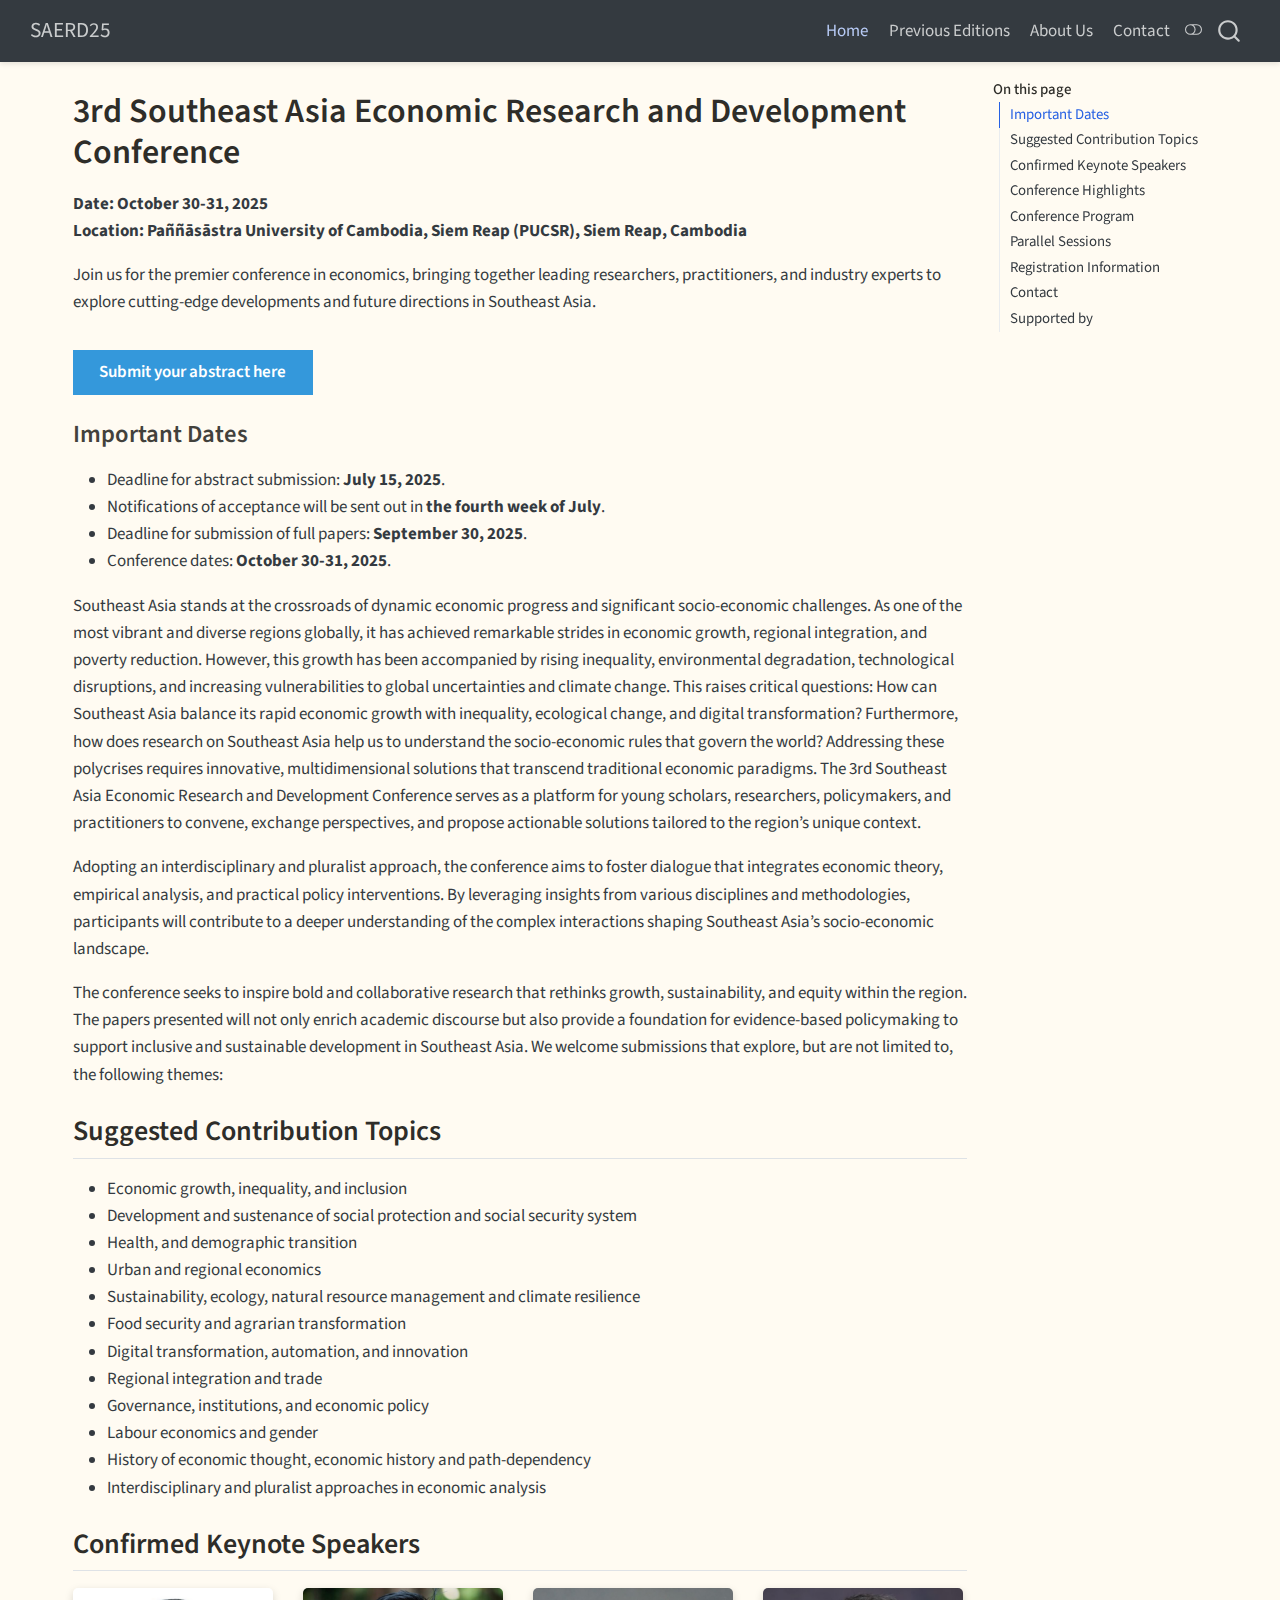
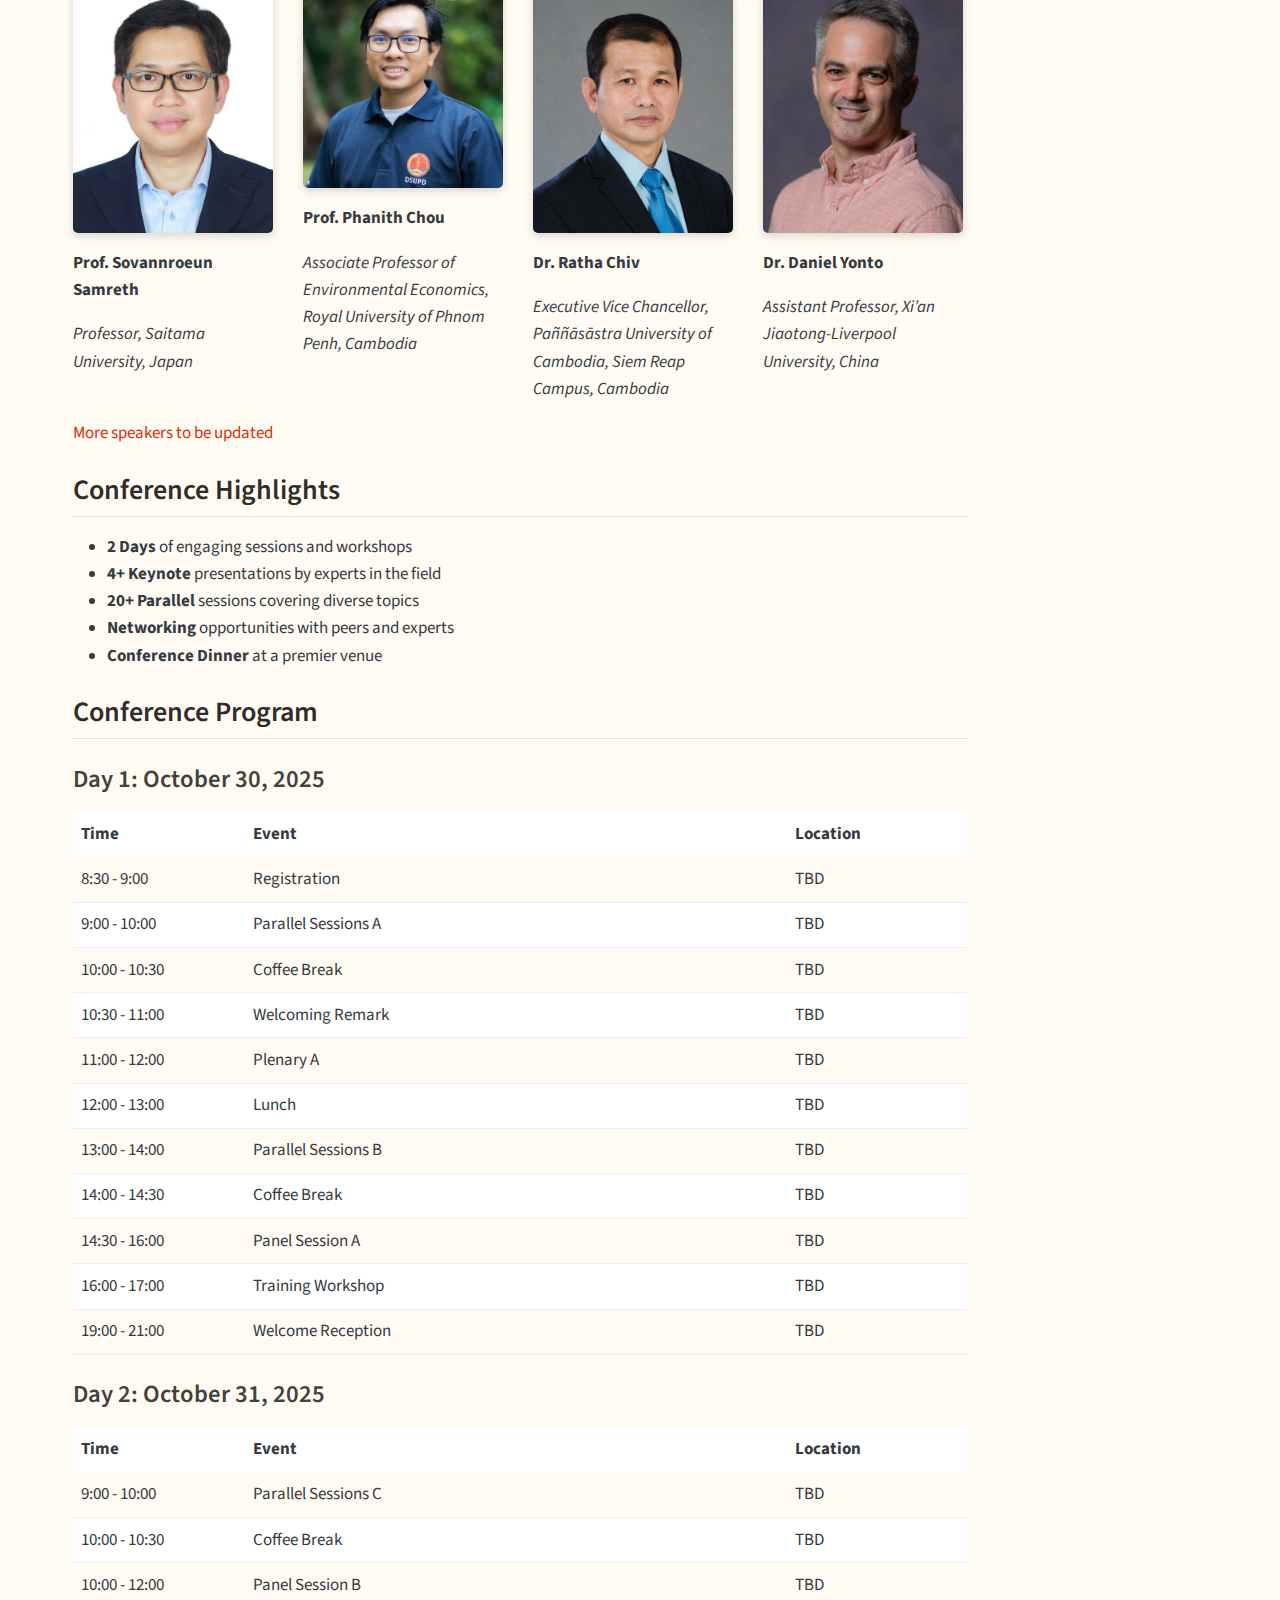
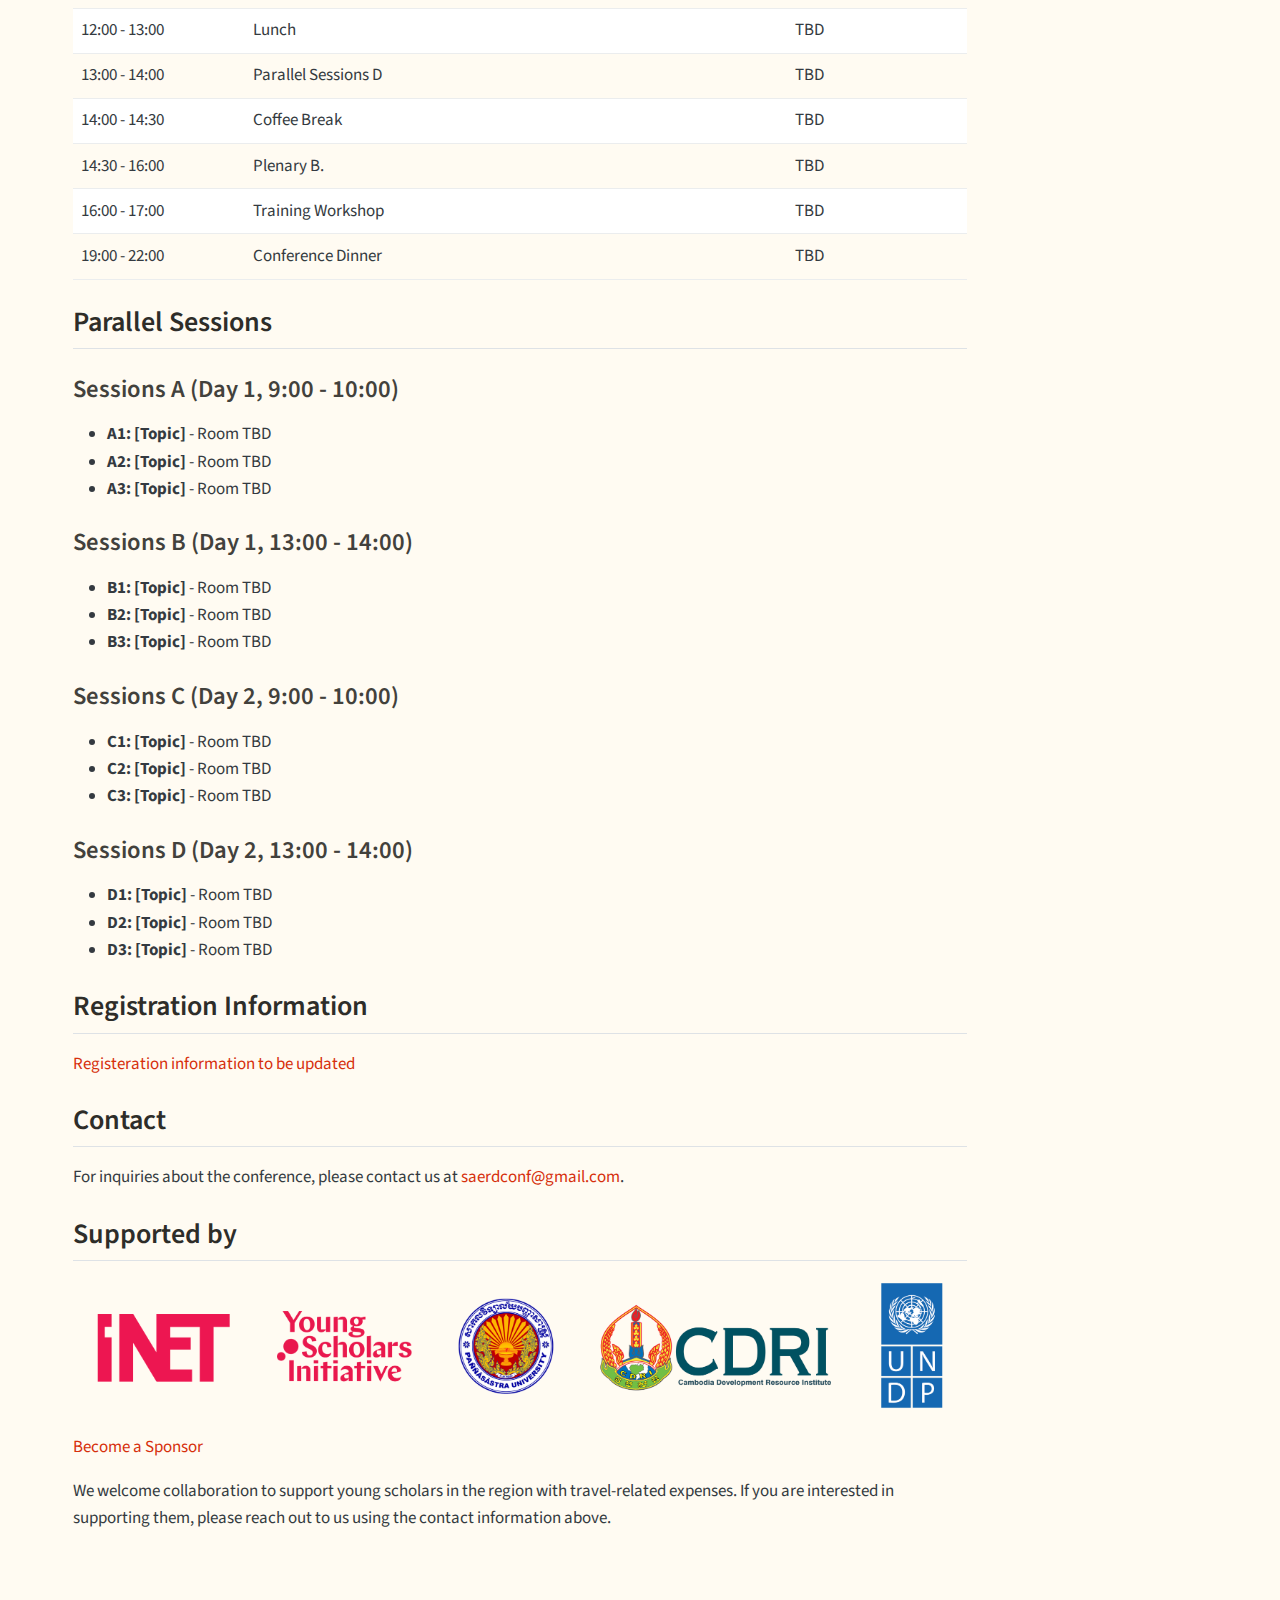
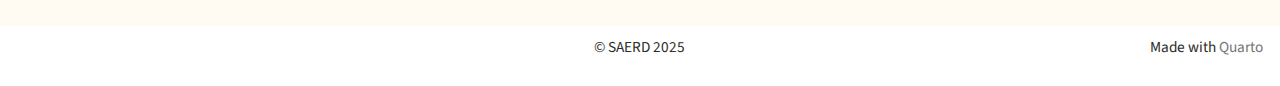
<file: docs/index.html>
<!DOCTYPE html>
<html xmlns="http://www.w3.org/1999/xhtml" lang="en" xml:lang="en"><head>

<meta charset="utf-8">
<meta name="generator" content="quarto-1.5.53">

<meta name="viewport" content="width=device-width, initial-scale=1.0, user-scalable=yes">


<title>3rd Southeast Asia Economic Research and Development Conference – SAERD25</title>
<style>
code{white-space: pre-wrap;}
span.smallcaps{font-variant: small-caps;}
div.columns{display: flex; gap: min(4vw, 1.5em);}
div.column{flex: auto; overflow-x: auto;}
div.hanging-indent{margin-left: 1.5em; text-indent: -1.5em;}
ul.task-list{list-style: none;}
ul.task-list li input[type="checkbox"] {
  width: 0.8em;
  margin: 0 0.8em 0.2em -1em; /* quarto-specific, see https://github.com/quarto-dev/quarto-cli/issues/4556 */ 
  vertical-align: middle;
}
</style>


<script src="site_libs/quarto-nav/quarto-nav.js"></script>
<script src="site_libs/clipboard/clipboard.min.js"></script>
<script src="site_libs/quarto-search/autocomplete.umd.js"></script>
<script src="site_libs/quarto-search/fuse.min.js"></script>
<script src="site_libs/quarto-search/quarto-search.js"></script>
<meta name="quarto:offset" content="./">
<script src="site_libs/quarto-html/quarto.js"></script>
<script src="site_libs/quarto-html/popper.min.js"></script>
<script src="site_libs/quarto-html/tippy.umd.min.js"></script>
<script src="site_libs/quarto-html/anchor.min.js"></script>
<link href="site_libs/quarto-html/tippy.css" rel="stylesheet">
<link href="site_libs/quarto-html/quarto-syntax-highlighting.css" rel="stylesheet" class="quarto-color-scheme" id="quarto-text-highlighting-styles">
<link href="site_libs/quarto-html/quarto-syntax-highlighting-dark.css" rel="prefetch" class="quarto-color-scheme quarto-color-alternate" id="quarto-text-highlighting-styles">
<script src="site_libs/bootstrap/bootstrap.min.js"></script>
<link href="site_libs/bootstrap/bootstrap-icons.css" rel="stylesheet">
<link href="site_libs/bootstrap/bootstrap.min.css" rel="stylesheet" class="quarto-color-scheme" id="quarto-bootstrap" data-mode="light">
<link href="site_libs/bootstrap/bootstrap-dark.min.css" rel="prefetch" class="quarto-color-scheme quarto-color-alternate" id="quarto-bootstrap" data-mode="light">
<script id="quarto-search-options" type="application/json">{
  "location": "navbar",
  "copy-button": false,
  "collapse-after": 3,
  "panel-placement": "end",
  "type": "overlay",
  "limit": 50,
  "keyboard-shortcut": [
    "f",
    "/",
    "s"
  ],
  "show-item-context": false,
  "language": {
    "search-no-results-text": "No results",
    "search-matching-documents-text": "matching documents",
    "search-copy-link-title": "Copy link to search",
    "search-hide-matches-text": "Hide additional matches",
    "search-more-match-text": "more match in this document",
    "search-more-matches-text": "more matches in this document",
    "search-clear-button-title": "Clear",
    "search-text-placeholder": "",
    "search-detached-cancel-button-title": "Cancel",
    "search-submit-button-title": "Submit",
    "search-label": "Search"
  }
}</script>


</head>

<body class="nav-fixed">

<div id="quarto-search-results"></div>
  <header id="quarto-header" class="headroom fixed-top">
    <nav class="navbar navbar-expand-lg " data-bs-theme="dark">
      <div class="navbar-container container-fluid">
      <div class="navbar-brand-container mx-auto">
    <a class="navbar-brand" href="./index.html">
    <span class="navbar-title">SAERD25</span>
    </a>
  </div>
            <div id="quarto-search" class="" title="Search"></div>
          <button class="navbar-toggler" type="button" data-bs-toggle="collapse" data-bs-target="#navbarCollapse" aria-controls="navbarCollapse" role="menu" aria-expanded="false" aria-label="Toggle navigation" onclick="if (window.quartoToggleHeadroom) { window.quartoToggleHeadroom(); }">
  <span class="navbar-toggler-icon"></span>
</button>
          <div class="collapse navbar-collapse" id="navbarCollapse">
            <ul class="navbar-nav navbar-nav-scroll ms-auto">
  <li class="nav-item">
    <a class="nav-link active" href="./index.html" aria-current="page"> 
<span class="menu-text">Home</span></a>
  </li>  
  <li class="nav-item">
    <a class="nav-link" href="./previous-editions.html"> 
<span class="menu-text">Previous Editions</span></a>
  </li>  
  <li class="nav-item">
    <a class="nav-link" href="./about.html"> 
<span class="menu-text">About Us</span></a>
  </li>  
  <li class="nav-item">
    <a class="nav-link" href="./contact.html"> 
<span class="menu-text">Contact</span></a>
  </li>  
</ul>
          </div> <!-- /navcollapse -->
            <div class="quarto-navbar-tools">
  <a href="" class="quarto-color-scheme-toggle quarto-navigation-tool  px-1" onclick="window.quartoToggleColorScheme(); return false;" title="Toggle dark mode"><i class="bi"></i></a>
</div>
      </div> <!-- /container-fluid -->
    </nav>
</header>
<!-- content -->
<div id="quarto-content" class="quarto-container page-columns page-rows-contents page-layout-full page-navbar">
<!-- sidebar -->
<!-- margin-sidebar -->
    <div id="quarto-margin-sidebar" class="sidebar margin-sidebar">
        <nav id="TOC" role="doc-toc" class="toc-active">
    <h2 id="toc-title">On this page</h2>
   
  <ul>
  <li><a href="#important-dates" id="toc-important-dates" class="nav-link active" data-scroll-target="#important-dates">Important Dates</a></li>
  <li><a href="#suggested-contribution-topics" id="toc-suggested-contribution-topics" class="nav-link" data-scroll-target="#suggested-contribution-topics">Suggested Contribution Topics</a></li>
  <li><a href="#confirmed-keynote-speakers" id="toc-confirmed-keynote-speakers" class="nav-link" data-scroll-target="#confirmed-keynote-speakers">Confirmed Keynote Speakers</a></li>
  <li><a href="#conference-highlights" id="toc-conference-highlights" class="nav-link" data-scroll-target="#conference-highlights">Conference Highlights</a></li>
  <li><a href="#conference-program" id="toc-conference-program" class="nav-link" data-scroll-target="#conference-program">Conference Program</a>
  <ul class="collapse">
  <li><a href="#day-1-october-30-2025" id="toc-day-1-october-30-2025" class="nav-link" data-scroll-target="#day-1-october-30-2025">Day 1: October 30, 2025</a></li>
  <li><a href="#day-2-october-31-2025" id="toc-day-2-october-31-2025" class="nav-link" data-scroll-target="#day-2-october-31-2025">Day 2: October 31, 2025</a></li>
  </ul></li>
  <li><a href="#parallel-sessions" id="toc-parallel-sessions" class="nav-link" data-scroll-target="#parallel-sessions">Parallel Sessions</a>
  <ul class="collapse">
  <li><a href="#sessions-a-day-1-900---1000" id="toc-sessions-a-day-1-900---1000" class="nav-link" data-scroll-target="#sessions-a-day-1-900---1000">Sessions A (Day 1, 9:00 - 10:00)</a></li>
  <li><a href="#sessions-b-day-1-1300---1400" id="toc-sessions-b-day-1-1300---1400" class="nav-link" data-scroll-target="#sessions-b-day-1-1300---1400">Sessions B (Day 1, 13:00 - 14:00)</a></li>
  <li><a href="#sessions-c-day-2-900---1000" id="toc-sessions-c-day-2-900---1000" class="nav-link" data-scroll-target="#sessions-c-day-2-900---1000">Sessions C (Day 2, 9:00 - 10:00)</a></li>
  <li><a href="#sessions-d-day-2-1300---1400" id="toc-sessions-d-day-2-1300---1400" class="nav-link" data-scroll-target="#sessions-d-day-2-1300---1400">Sessions D (Day 2, 13:00 - 14:00)</a></li>
  </ul></li>
  <li><a href="#registration-information" id="toc-registration-information" class="nav-link" data-scroll-target="#registration-information">Registration Information</a></li>
  <li><a href="#contact" id="toc-contact" class="nav-link" data-scroll-target="#contact">Contact</a></li>
  <li><a href="#supported-by" id="toc-supported-by" class="nav-link" data-scroll-target="#supported-by">Supported by</a></li>
  </ul>
</nav>
    </div>
<!-- main -->
<main class="content column-page-left" id="quarto-document-content">

<header id="title-block-header" class="quarto-title-block default">
<div class="quarto-title">
<h1 class="title">3rd Southeast Asia Economic Research and Development Conference</h1>
</div>



<div class="quarto-title-meta column-page-left">

    
  
    
  </div>
  


</header>


<p><strong>Date: October 30-31, 2025</strong><br>
<strong>Location: Paññāsāstra University of Cambodia, Siem Reap (PUCSR), Siem Reap, Cambodia</strong></p>
<p>Join us for the premier conference in economics, bringing together leading researchers, practitioners, and industry experts to explore cutting-edge developments and future directions in Southeast Asia.</p>
<p><a href="https://fs8.formsite.com/CNZLjX/puc/index" class="btn btn-primary mt-3">Submit your abstract here</a></p>
<section id="important-dates" class="level3">
<h3 class="anchored" data-anchor-id="important-dates">Important Dates</h3>
<ul>
<li>Deadline for abstract submission: <strong>July 15, 2025</strong>.</li>
<li>Notifications of acceptance will be sent out in <strong>the fourth week of July</strong>.</li>
<li>Deadline for submission of full papers: <strong>September 30, 2025</strong>.</li>
<li>Conference dates: <strong>October 30-31, 2025</strong>.</li>
</ul>
<p>Southeast Asia stands at the crossroads of dynamic economic progress and significant socio-economic challenges. As one of the most vibrant and diverse regions globally, it has achieved remarkable strides in economic growth, regional integration, and poverty reduction. However, this growth has been accompanied by rising inequality, environmental degradation, technological disruptions, and increasing vulnerabilities to global uncertainties and climate change. This raises critical questions: How can Southeast Asia balance its rapid economic growth with inequality, ecological change, and digital transformation? Furthermore, how does research on Southeast Asia help us to understand the socio-economic rules that govern the world? Addressing these polycrises requires innovative, multidimensional solutions that transcend traditional economic paradigms. The 3rd Southeast Asia Economic Research and Development Conference serves as a platform for young scholars, researchers, policymakers, and practitioners to convene, exchange perspectives, and propose actionable solutions tailored to the region’s unique context.</p>
<p>Adopting an interdisciplinary and pluralist approach, the conference aims to foster dialogue that integrates economic theory, empirical analysis, and practical policy interventions. By leveraging insights from various disciplines and methodologies, participants will contribute to a deeper understanding of the complex interactions shaping Southeast Asia’s socio-economic landscape.</p>
<p>The conference seeks to inspire bold and collaborative research that rethinks growth, sustainability, and equity within the region. The papers presented will not only enrich academic discourse but also provide a foundation for evidence-based policymaking to support inclusive and sustainable development in Southeast Asia. We welcome submissions that explore, but are not limited to, the following themes:</p>
</section>
<section id="suggested-contribution-topics" class="level2">
<h2 class="anchored" data-anchor-id="suggested-contribution-topics">Suggested Contribution Topics</h2>
<ul>
<li>Economic growth, inequality, and inclusion</li>
<li>Development and sustenance of social protection and social security system</li>
<li>Health, and demographic transition</li>
<li>Urban and regional economics</li>
<li>Sustainability, ecology, natural resource management and climate resilience</li>
<li>Food security and agrarian transformation</li>
<li>Digital transformation, automation, and innovation</li>
<li>Regional integration and trade</li>
<li>Governance, institutions, and economic policy</li>
<li>Labour economics and gender</li>
<li>History of economic thought, economic history and path-dependency</li>
<li>Interdisciplinary and pluralist approaches in economic analysis</li>
</ul>
</section>
<section id="confirmed-keynote-speakers" class="level2">
<h2 class="anchored" data-anchor-id="confirmed-keynote-speakers">Confirmed Keynote Speakers</h2>
<div class="grid">
<div class="g-col-12 g-col-md-3">
<p><img src="images/Samreth.jpg" class="speaker-img img-fluid"> <strong>Prof.&nbsp;Sovannroeun Samreth</strong></p>
<p><em>Professor, Saitama University, Japan</em></p>
</div>
<div class="g-col-12 g-col-md-3">
<p><img src="images/Chou.jpg" class="speaker-img img-fluid"> <strong>Prof.&nbsp;Phanith Chou</strong></p>
<p><em>Associate Professor of Environmental Economics, Royal University of Phnom Penh, Cambodia</em></p>
</div>
<div class="g-col-12 g-col-md-3">
<p><img src="images/Ratha.jpg" class="speaker-img img-fluid"> <strong>Dr.&nbsp;Ratha Chiv</strong></p>
<p><em>Executive Vice Chancellor, Paññāsāstra University of Cambodia, Siem Reap Campus, Cambodia </em></p>
</div>
<div class="g-col-12 g-col-md-3">
<p><img src="images/Daniel.jpg" class="speaker-img img-fluid"> <strong>Dr.&nbsp;Daniel Yonto</strong></p>
<p><em>Assistant Professor, Xi’an Jiaotong-Liverpool University, China </em></p>
</div>
</div>
<p><a href="">More speakers to be updated</a></p>
</section>
<section id="conference-highlights" class="level2">
<h2 class="anchored" data-anchor-id="conference-highlights">Conference Highlights</h2>
<ul>
<li><strong>2 Days</strong> of engaging sessions and workshops</li>
<li><strong>4+ Keynote</strong> presentations by experts in the field</li>
<li><strong>20+ Parallel</strong> sessions covering diverse topics</li>
<li><strong>Networking</strong> opportunities with peers and experts</li>
<li><strong>Conference Dinner</strong> at a premier venue</li>
</ul>
</section>
<section id="conference-program" class="level2">
<h2 class="anchored" data-anchor-id="conference-program">Conference Program</h2>
<section id="day-1-october-30-2025" class="level3">
<h3 class="anchored" data-anchor-id="day-1-october-30-2025">Day 1: October 30, 2025</h3>
<table class="caption-top table">
<colgroup>
<col style="width: 19%">
<col style="width: 60%">
<col style="width: 20%">
</colgroup>
<thead>
<tr class="header">
<th>Time</th>
<th>Event</th>
<th>Location</th>
</tr>
</thead>
<tbody>
<tr class="odd">
<td>8:30 - 9:00</td>
<td>Registration</td>
<td>TBD</td>
</tr>
<tr class="even">
<td>9:00 - 10:00</td>
<td>Parallel Sessions A</td>
<td>TBD</td>
</tr>
<tr class="odd">
<td>10:00 - 10:30</td>
<td>Coffee Break</td>
<td>TBD</td>
</tr>
<tr class="even">
<td>10:30 - 11:00</td>
<td>Welcoming Remark</td>
<td>TBD</td>
</tr>
<tr class="odd">
<td>11:00 - 12:00</td>
<td>Plenary A</td>
<td>TBD</td>
</tr>
<tr class="even">
<td>12:00 - 13:00</td>
<td>Lunch</td>
<td>TBD</td>
</tr>
<tr class="odd">
<td>13:00 - 14:00</td>
<td>Parallel Sessions B</td>
<td>TBD</td>
</tr>
<tr class="even">
<td>14:00 - 14:30</td>
<td>Coffee Break</td>
<td>TBD</td>
</tr>
<tr class="odd">
<td>14:30 - 16:00</td>
<td>Panel Session A</td>
<td>TBD</td>
</tr>
<tr class="even">
<td>16:00 - 17:00</td>
<td>Training Workshop</td>
<td>TBD</td>
</tr>
<tr class="odd">
<td>19:00 - 21:00</td>
<td>Welcome Reception</td>
<td>TBD</td>
</tr>
</tbody>
</table>
</section>
<section id="day-2-october-31-2025" class="level3">
<h3 class="anchored" data-anchor-id="day-2-october-31-2025">Day 2: October 31, 2025</h3>
<table class="caption-top table">
<colgroup>
<col style="width: 19%">
<col style="width: 60%">
<col style="width: 20%">
</colgroup>
<thead>
<tr class="header">
<th>Time</th>
<th>Event</th>
<th>Location</th>
</tr>
</thead>
<tbody>
<tr class="odd">
<td>9:00 - 10:00</td>
<td>Parallel Sessions C</td>
<td>TBD</td>
</tr>
<tr class="even">
<td>10:00 - 10:30</td>
<td>Coffee Break</td>
<td>TBD</td>
</tr>
<tr class="odd">
<td>10:00 - 12:00</td>
<td>Panel Session B</td>
<td>TBD</td>
</tr>
<tr class="even">
<td>12:00 - 13:00</td>
<td>Lunch</td>
<td>TBD</td>
</tr>
<tr class="odd">
<td>13:00 - 14:00</td>
<td>Parallel Sessions D</td>
<td>TBD</td>
</tr>
<tr class="even">
<td>14:00 - 14:30</td>
<td>Coffee Break</td>
<td>TBD</td>
</tr>
<tr class="odd">
<td>14:30 - 16:00</td>
<td>Plenary B.</td>
<td>TBD</td>
</tr>
<tr class="even">
<td>16:00 - 17:00</td>
<td>Training Workshop</td>
<td>TBD</td>
</tr>
<tr class="odd">
<td>19:00 - 22:00</td>
<td>Conference Dinner</td>
<td>TBD</td>
</tr>
</tbody>
</table>
</section>
</section>
<section id="parallel-sessions" class="level2">
<h2 class="anchored" data-anchor-id="parallel-sessions">Parallel Sessions</h2>
<section id="sessions-a-day-1-900---1000" class="level3">
<h3 class="anchored" data-anchor-id="sessions-a-day-1-900---1000">Sessions A (Day 1, 9:00 - 10:00)</h3>
<ul>
<li><strong>A1: [Topic]</strong> - Room TBD</li>
<li><strong>A2: [Topic]</strong> - Room TBD</li>
<li><strong>A3: [Topic]</strong> - Room TBD</li>
</ul>
</section>
<section id="sessions-b-day-1-1300---1400" class="level3">
<h3 class="anchored" data-anchor-id="sessions-b-day-1-1300---1400">Sessions B (Day 1, 13:00 - 14:00)</h3>
<ul>
<li><strong>B1: [Topic]</strong> - Room TBD</li>
<li><strong>B2: [Topic]</strong> - Room TBD</li>
<li><strong>B3: [Topic]</strong> - Room TBD</li>
</ul>
</section>
<section id="sessions-c-day-2-900---1000" class="level3">
<h3 class="anchored" data-anchor-id="sessions-c-day-2-900---1000">Sessions C (Day 2, 9:00 - 10:00)</h3>
<ul>
<li><strong>C1: [Topic]</strong> - Room TBD</li>
<li><strong>C2: [Topic]</strong> - Room TBD</li>
<li><strong>C3: [Topic]</strong> - Room TBD</li>
</ul>
</section>
<section id="sessions-d-day-2-1300---1400" class="level3">
<h3 class="anchored" data-anchor-id="sessions-d-day-2-1300---1400">Sessions D (Day 2, 13:00 - 14:00)</h3>
<ul>
<li><strong>D1: [Topic]</strong> - Room TBD</li>
<li><strong>D2: [Topic]</strong> - Room TBD</li>
<li><strong>D3: [Topic]</strong> - Room TBD</li>
</ul>
</section>
</section>
<section id="registration-information" class="level2">
<h2 class="anchored" data-anchor-id="registration-information">Registration Information</h2>
<p><a href="">Registeration information to be updated</a></p>
</section>
<section id="contact" class="level2">
<h2 class="anchored" data-anchor-id="contact">Contact</h2>
<p>For inquiries about the conference, please contact us at <a href="mailto:saerdconf@gmail.com">saerdconf@gmail.com</a>.</p>
</section>
<section id="supported-by" class="level2">
<h2 class="anchored" data-anchor-id="supported-by">Supported by</h2>
<p><img src="images/saerd25_logo.png" class="img-fluid" style="width:100.0%"></p>
<p><a href="./contact.html">Become a Sponsor</a></p>
<p>We welcome collaboration to support young scholars in the region with travel-related expenses. If you are interested in supporting them, please reach out to us using the contact information above.</p>


</section>

</main> <!-- /main -->
<script id="quarto-html-after-body" type="application/javascript">
window.document.addEventListener("DOMContentLoaded", function (event) {
  const toggleBodyColorMode = (bsSheetEl) => {
    const mode = bsSheetEl.getAttribute("data-mode");
    const bodyEl = window.document.querySelector("body");
    if (mode === "dark") {
      bodyEl.classList.add("quarto-dark");
      bodyEl.classList.remove("quarto-light");
    } else {
      bodyEl.classList.add("quarto-light");
      bodyEl.classList.remove("quarto-dark");
    }
  }
  const toggleBodyColorPrimary = () => {
    const bsSheetEl = window.document.querySelector("link#quarto-bootstrap");
    if (bsSheetEl) {
      toggleBodyColorMode(bsSheetEl);
    }
  }
  toggleBodyColorPrimary();  
  const disableStylesheet = (stylesheets) => {
    for (let i=0; i < stylesheets.length; i++) {
      const stylesheet = stylesheets[i];
      stylesheet.rel = 'prefetch';
    }
  }
  const enableStylesheet = (stylesheets) => {
    for (let i=0; i < stylesheets.length; i++) {
      const stylesheet = stylesheets[i];
      stylesheet.rel = 'stylesheet';
    }
  }
  const manageTransitions = (selector, allowTransitions) => {
    const els = window.document.querySelectorAll(selector);
    for (let i=0; i < els.length; i++) {
      const el = els[i];
      if (allowTransitions) {
        el.classList.remove('notransition');
      } else {
        el.classList.add('notransition');
      }
    }
  }
  const toggleGiscusIfUsed = (isAlternate, darkModeDefault) => {
    const baseTheme = document.querySelector('#giscus-base-theme')?.value ?? 'light';
    const alternateTheme = document.querySelector('#giscus-alt-theme')?.value ?? 'dark';
    let newTheme = '';
    if(darkModeDefault) {
      newTheme = isAlternate ? baseTheme : alternateTheme;
    } else {
      newTheme = isAlternate ? alternateTheme : baseTheme;
    }
    const changeGiscusTheme = () => {
      // From: https://github.com/giscus/giscus/issues/336
      const sendMessage = (message) => {
        const iframe = document.querySelector('iframe.giscus-frame');
        if (!iframe) return;
        iframe.contentWindow.postMessage({ giscus: message }, 'https://giscus.app');
      }
      sendMessage({
        setConfig: {
          theme: newTheme
        }
      });
    }
    const isGiscussLoaded = window.document.querySelector('iframe.giscus-frame') !== null;
    if (isGiscussLoaded) {
      changeGiscusTheme();
    }
  }
  const toggleColorMode = (alternate) => {
    // Switch the stylesheets
    const alternateStylesheets = window.document.querySelectorAll('link.quarto-color-scheme.quarto-color-alternate');
    manageTransitions('#quarto-margin-sidebar .nav-link', false);
    if (alternate) {
      enableStylesheet(alternateStylesheets);
      for (const sheetNode of alternateStylesheets) {
        if (sheetNode.id === "quarto-bootstrap") {
          toggleBodyColorMode(sheetNode);
        }
      }
    } else {
      disableStylesheet(alternateStylesheets);
      toggleBodyColorPrimary();
    }
    manageTransitions('#quarto-margin-sidebar .nav-link', true);
    // Switch the toggles
    const toggles = window.document.querySelectorAll('.quarto-color-scheme-toggle');
    for (let i=0; i < toggles.length; i++) {
      const toggle = toggles[i];
      if (toggle) {
        if (alternate) {
          toggle.classList.add("alternate");     
        } else {
          toggle.classList.remove("alternate");
        }
      }
    }
    // Hack to workaround the fact that safari doesn't
    // properly recolor the scrollbar when toggling (#1455)
    if (navigator.userAgent.indexOf('Safari') > 0 && navigator.userAgent.indexOf('Chrome') == -1) {
      manageTransitions("body", false);
      window.scrollTo(0, 1);
      setTimeout(() => {
        window.scrollTo(0, 0);
        manageTransitions("body", true);
      }, 40);  
    }
  }
  const isFileUrl = () => { 
    return window.location.protocol === 'file:';
  }
  const hasAlternateSentinel = () => {  
    let styleSentinel = getColorSchemeSentinel();
    if (styleSentinel !== null) {
      return styleSentinel === "alternate";
    } else {
      return false;
    }
  }
  const setStyleSentinel = (alternate) => {
    const value = alternate ? "alternate" : "default";
    if (!isFileUrl()) {
      window.localStorage.setItem("quarto-color-scheme", value);
    } else {
      localAlternateSentinel = value;
    }
  }
  const getColorSchemeSentinel = () => {
    if (!isFileUrl()) {
      const storageValue = window.localStorage.getItem("quarto-color-scheme");
      return storageValue != null ? storageValue : localAlternateSentinel;
    } else {
      return localAlternateSentinel;
    }
  }
  const darkModeDefault = false;
  let localAlternateSentinel = darkModeDefault ? 'alternate' : 'default';
  // Dark / light mode switch
  window.quartoToggleColorScheme = () => {
    // Read the current dark / light value 
    let toAlternate = !hasAlternateSentinel();
    toggleColorMode(toAlternate);
    setStyleSentinel(toAlternate);
    toggleGiscusIfUsed(toAlternate, darkModeDefault);
  };
  // Ensure there is a toggle, if there isn't float one in the top right
  if (window.document.querySelector('.quarto-color-scheme-toggle') === null) {
    const a = window.document.createElement('a');
    a.classList.add('top-right');
    a.classList.add('quarto-color-scheme-toggle');
    a.href = "";
    a.onclick = function() { try { window.quartoToggleColorScheme(); } catch {} return false; };
    const i = window.document.createElement("i");
    i.classList.add('bi');
    a.appendChild(i);
    window.document.body.appendChild(a);
  }
  // Switch to dark mode if need be
  if (hasAlternateSentinel()) {
    toggleColorMode(true);
  } else {
    toggleColorMode(false);
  }
  const icon = "";
  const anchorJS = new window.AnchorJS();
  anchorJS.options = {
    placement: 'right',
    icon: icon
  };
  anchorJS.add('.anchored');
  const isCodeAnnotation = (el) => {
    for (const clz of el.classList) {
      if (clz.startsWith('code-annotation-')) {                     
        return true;
      }
    }
    return false;
  }
  const onCopySuccess = function(e) {
    // button target
    const button = e.trigger;
    // don't keep focus
    button.blur();
    // flash "checked"
    button.classList.add('code-copy-button-checked');
    var currentTitle = button.getAttribute("title");
    button.setAttribute("title", "Copied!");
    let tooltip;
    if (window.bootstrap) {
      button.setAttribute("data-bs-toggle", "tooltip");
      button.setAttribute("data-bs-placement", "left");
      button.setAttribute("data-bs-title", "Copied!");
      tooltip = new bootstrap.Tooltip(button, 
        { trigger: "manual", 
          customClass: "code-copy-button-tooltip",
          offset: [0, -8]});
      tooltip.show();    
    }
    setTimeout(function() {
      if (tooltip) {
        tooltip.hide();
        button.removeAttribute("data-bs-title");
        button.removeAttribute("data-bs-toggle");
        button.removeAttribute("data-bs-placement");
      }
      button.setAttribute("title", currentTitle);
      button.classList.remove('code-copy-button-checked');
    }, 1000);
    // clear code selection
    e.clearSelection();
  }
  const getTextToCopy = function(trigger) {
      const codeEl = trigger.previousElementSibling.cloneNode(true);
      for (const childEl of codeEl.children) {
        if (isCodeAnnotation(childEl)) {
          childEl.remove();
        }
      }
      return codeEl.innerText;
  }
  const clipboard = new window.ClipboardJS('.code-copy-button:not([data-in-quarto-modal])', {
    text: getTextToCopy
  });
  clipboard.on('success', onCopySuccess);
  if (window.document.getElementById('quarto-embedded-source-code-modal')) {
    // For code content inside modals, clipBoardJS needs to be initialized with a container option
    // TODO: Check when it could be a function (https://github.com/zenorocha/clipboard.js/issues/860)
    const clipboardModal = new window.ClipboardJS('.code-copy-button[data-in-quarto-modal]', {
      text: getTextToCopy,
      container: window.document.getElementById('quarto-embedded-source-code-modal')
    });
    clipboardModal.on('success', onCopySuccess);
  }
    var localhostRegex = new RegExp(/^(?:http|https):\/\/localhost\:?[0-9]*\//);
    var mailtoRegex = new RegExp(/^mailto:/);
      var filterRegex = new RegExp('/' + window.location.host + '/');
    var isInternal = (href) => {
        return filterRegex.test(href) || localhostRegex.test(href) || mailtoRegex.test(href);
    }
    // Inspect non-navigation links and adorn them if external
 	var links = window.document.querySelectorAll('a[href]:not(.nav-link):not(.navbar-brand):not(.toc-action):not(.sidebar-link):not(.sidebar-item-toggle):not(.pagination-link):not(.no-external):not([aria-hidden]):not(.dropdown-item):not(.quarto-navigation-tool):not(.about-link)');
    for (var i=0; i<links.length; i++) {
      const link = links[i];
      if (!isInternal(link.href)) {
        // undo the damage that might have been done by quarto-nav.js in the case of
        // links that we want to consider external
        if (link.dataset.originalHref !== undefined) {
          link.href = link.dataset.originalHref;
        }
      }
    }
  function tippyHover(el, contentFn, onTriggerFn, onUntriggerFn) {
    const config = {
      allowHTML: true,
      maxWidth: 500,
      delay: 100,
      arrow: false,
      appendTo: function(el) {
          return el.parentElement;
      },
      interactive: true,
      interactiveBorder: 10,
      theme: 'quarto',
      placement: 'bottom-start',
    };
    if (contentFn) {
      config.content = contentFn;
    }
    if (onTriggerFn) {
      config.onTrigger = onTriggerFn;
    }
    if (onUntriggerFn) {
      config.onUntrigger = onUntriggerFn;
    }
    window.tippy(el, config); 
  }
  const noterefs = window.document.querySelectorAll('a[role="doc-noteref"]');
  for (var i=0; i<noterefs.length; i++) {
    const ref = noterefs[i];
    tippyHover(ref, function() {
      // use id or data attribute instead here
      let href = ref.getAttribute('data-footnote-href') || ref.getAttribute('href');
      try { href = new URL(href).hash; } catch {}
      const id = href.replace(/^#\/?/, "");
      const note = window.document.getElementById(id);
      if (note) {
        return note.innerHTML;
      } else {
        return "";
      }
    });
  }
  const xrefs = window.document.querySelectorAll('a.quarto-xref');
  const processXRef = (id, note) => {
    // Strip column container classes
    const stripColumnClz = (el) => {
      el.classList.remove("page-full", "page-columns");
      if (el.children) {
        for (const child of el.children) {
          stripColumnClz(child);
        }
      }
    }
    stripColumnClz(note)
    if (id === null || id.startsWith('sec-')) {
      // Special case sections, only their first couple elements
      const container = document.createElement("div");
      if (note.children && note.children.length > 2) {
        container.appendChild(note.children[0].cloneNode(true));
        for (let i = 1; i < note.children.length; i++) {
          const child = note.children[i];
          if (child.tagName === "P" && child.innerText === "") {
            continue;
          } else {
            container.appendChild(child.cloneNode(true));
            break;
          }
        }
        if (window.Quarto?.typesetMath) {
          window.Quarto.typesetMath(container);
        }
        return container.innerHTML
      } else {
        if (window.Quarto?.typesetMath) {
          window.Quarto.typesetMath(note);
        }
        return note.innerHTML;
      }
    } else {
      // Remove any anchor links if they are present
      const anchorLink = note.querySelector('a.anchorjs-link');
      if (anchorLink) {
        anchorLink.remove();
      }
      if (window.Quarto?.typesetMath) {
        window.Quarto.typesetMath(note);
      }
      // TODO in 1.5, we should make sure this works without a callout special case
      if (note.classList.contains("callout")) {
        return note.outerHTML;
      } else {
        return note.innerHTML;
      }
    }
  }
  for (var i=0; i<xrefs.length; i++) {
    const xref = xrefs[i];
    tippyHover(xref, undefined, function(instance) {
      instance.disable();
      let url = xref.getAttribute('href');
      let hash = undefined; 
      if (url.startsWith('#')) {
        hash = url;
      } else {
        try { hash = new URL(url).hash; } catch {}
      }
      if (hash) {
        const id = hash.replace(/^#\/?/, "");
        const note = window.document.getElementById(id);
        if (note !== null) {
          try {
            const html = processXRef(id, note.cloneNode(true));
            instance.setContent(html);
          } finally {
            instance.enable();
            instance.show();
          }
        } else {
          // See if we can fetch this
          fetch(url.split('#')[0])
          .then(res => res.text())
          .then(html => {
            const parser = new DOMParser();
            const htmlDoc = parser.parseFromString(html, "text/html");
            const note = htmlDoc.getElementById(id);
            if (note !== null) {
              const html = processXRef(id, note);
              instance.setContent(html);
            } 
          }).finally(() => {
            instance.enable();
            instance.show();
          });
        }
      } else {
        // See if we can fetch a full url (with no hash to target)
        // This is a special case and we should probably do some content thinning / targeting
        fetch(url)
        .then(res => res.text())
        .then(html => {
          const parser = new DOMParser();
          const htmlDoc = parser.parseFromString(html, "text/html");
          const note = htmlDoc.querySelector('main.content');
          if (note !== null) {
            // This should only happen for chapter cross references
            // (since there is no id in the URL)
            // remove the first header
            if (note.children.length > 0 && note.children[0].tagName === "HEADER") {
              note.children[0].remove();
            }
            const html = processXRef(null, note);
            instance.setContent(html);
          } 
        }).finally(() => {
          instance.enable();
          instance.show();
        });
      }
    }, function(instance) {
    });
  }
      let selectedAnnoteEl;
      const selectorForAnnotation = ( cell, annotation) => {
        let cellAttr = 'data-code-cell="' + cell + '"';
        let lineAttr = 'data-code-annotation="' +  annotation + '"';
        const selector = 'span[' + cellAttr + '][' + lineAttr + ']';
        return selector;
      }
      const selectCodeLines = (annoteEl) => {
        const doc = window.document;
        const targetCell = annoteEl.getAttribute("data-target-cell");
        const targetAnnotation = annoteEl.getAttribute("data-target-annotation");
        const annoteSpan = window.document.querySelector(selectorForAnnotation(targetCell, targetAnnotation));
        const lines = annoteSpan.getAttribute("data-code-lines").split(",");
        const lineIds = lines.map((line) => {
          return targetCell + "-" + line;
        })
        let top = null;
        let height = null;
        let parent = null;
        if (lineIds.length > 0) {
            //compute the position of the single el (top and bottom and make a div)
            const el = window.document.getElementById(lineIds[0]);
            top = el.offsetTop;
            height = el.offsetHeight;
            parent = el.parentElement.parentElement;
          if (lineIds.length > 1) {
            const lastEl = window.document.getElementById(lineIds[lineIds.length - 1]);
            const bottom = lastEl.offsetTop + lastEl.offsetHeight;
            height = bottom - top;
          }
          if (top !== null && height !== null && parent !== null) {
            // cook up a div (if necessary) and position it 
            let div = window.document.getElementById("code-annotation-line-highlight");
            if (div === null) {
              div = window.document.createElement("div");
              div.setAttribute("id", "code-annotation-line-highlight");
              div.style.position = 'absolute';
              parent.appendChild(div);
            }
            div.style.top = top - 2 + "px";
            div.style.height = height + 4 + "px";
            div.style.left = 0;
            let gutterDiv = window.document.getElementById("code-annotation-line-highlight-gutter");
            if (gutterDiv === null) {
              gutterDiv = window.document.createElement("div");
              gutterDiv.setAttribute("id", "code-annotation-line-highlight-gutter");
              gutterDiv.style.position = 'absolute';
              const codeCell = window.document.getElementById(targetCell);
              const gutter = codeCell.querySelector('.code-annotation-gutter');
              gutter.appendChild(gutterDiv);
            }
            gutterDiv.style.top = top - 2 + "px";
            gutterDiv.style.height = height + 4 + "px";
          }
          selectedAnnoteEl = annoteEl;
        }
      };
      const unselectCodeLines = () => {
        const elementsIds = ["code-annotation-line-highlight", "code-annotation-line-highlight-gutter"];
        elementsIds.forEach((elId) => {
          const div = window.document.getElementById(elId);
          if (div) {
            div.remove();
          }
        });
        selectedAnnoteEl = undefined;
      };
        // Handle positioning of the toggle
    window.addEventListener(
      "resize",
      throttle(() => {
        elRect = undefined;
        if (selectedAnnoteEl) {
          selectCodeLines(selectedAnnoteEl);
        }
      }, 10)
    );
    function throttle(fn, ms) {
    let throttle = false;
    let timer;
      return (...args) => {
        if(!throttle) { // first call gets through
            fn.apply(this, args);
            throttle = true;
        } else { // all the others get throttled
            if(timer) clearTimeout(timer); // cancel #2
            timer = setTimeout(() => {
              fn.apply(this, args);
              timer = throttle = false;
            }, ms);
        }
      };
    }
      // Attach click handler to the DT
      const annoteDls = window.document.querySelectorAll('dt[data-target-cell]');
      for (const annoteDlNode of annoteDls) {
        annoteDlNode.addEventListener('click', (event) => {
          const clickedEl = event.target;
          if (clickedEl !== selectedAnnoteEl) {
            unselectCodeLines();
            const activeEl = window.document.querySelector('dt[data-target-cell].code-annotation-active');
            if (activeEl) {
              activeEl.classList.remove('code-annotation-active');
            }
            selectCodeLines(clickedEl);
            clickedEl.classList.add('code-annotation-active');
          } else {
            // Unselect the line
            unselectCodeLines();
            clickedEl.classList.remove('code-annotation-active');
          }
        });
      }
  const findCites = (el) => {
    const parentEl = el.parentElement;
    if (parentEl) {
      const cites = parentEl.dataset.cites;
      if (cites) {
        return {
          el,
          cites: cites.split(' ')
        };
      } else {
        return findCites(el.parentElement)
      }
    } else {
      return undefined;
    }
  };
  var bibliorefs = window.document.querySelectorAll('a[role="doc-biblioref"]');
  for (var i=0; i<bibliorefs.length; i++) {
    const ref = bibliorefs[i];
    const citeInfo = findCites(ref);
    if (citeInfo) {
      tippyHover(citeInfo.el, function() {
        var popup = window.document.createElement('div');
        citeInfo.cites.forEach(function(cite) {
          var citeDiv = window.document.createElement('div');
          citeDiv.classList.add('hanging-indent');
          citeDiv.classList.add('csl-entry');
          var biblioDiv = window.document.getElementById('ref-' + cite);
          if (biblioDiv) {
            citeDiv.innerHTML = biblioDiv.innerHTML;
          }
          popup.appendChild(citeDiv);
        });
        return popup.innerHTML;
      });
    }
  }
});
</script>
</div> <!-- /content -->
<footer class="footer">
  <div class="nav-footer">
    <div class="nav-footer-left">
      &nbsp;
    </div>   
    <div class="nav-footer-center">
<p><span class="footer-text">© SAERD 2025</span></p>
</div>
    <div class="nav-footer-right">
<p><span class="footer-text">Made with <a href="https://quarto.org">Quarto</a></span></p>
</div>
  </div>
</footer>




</body></html>
</file>
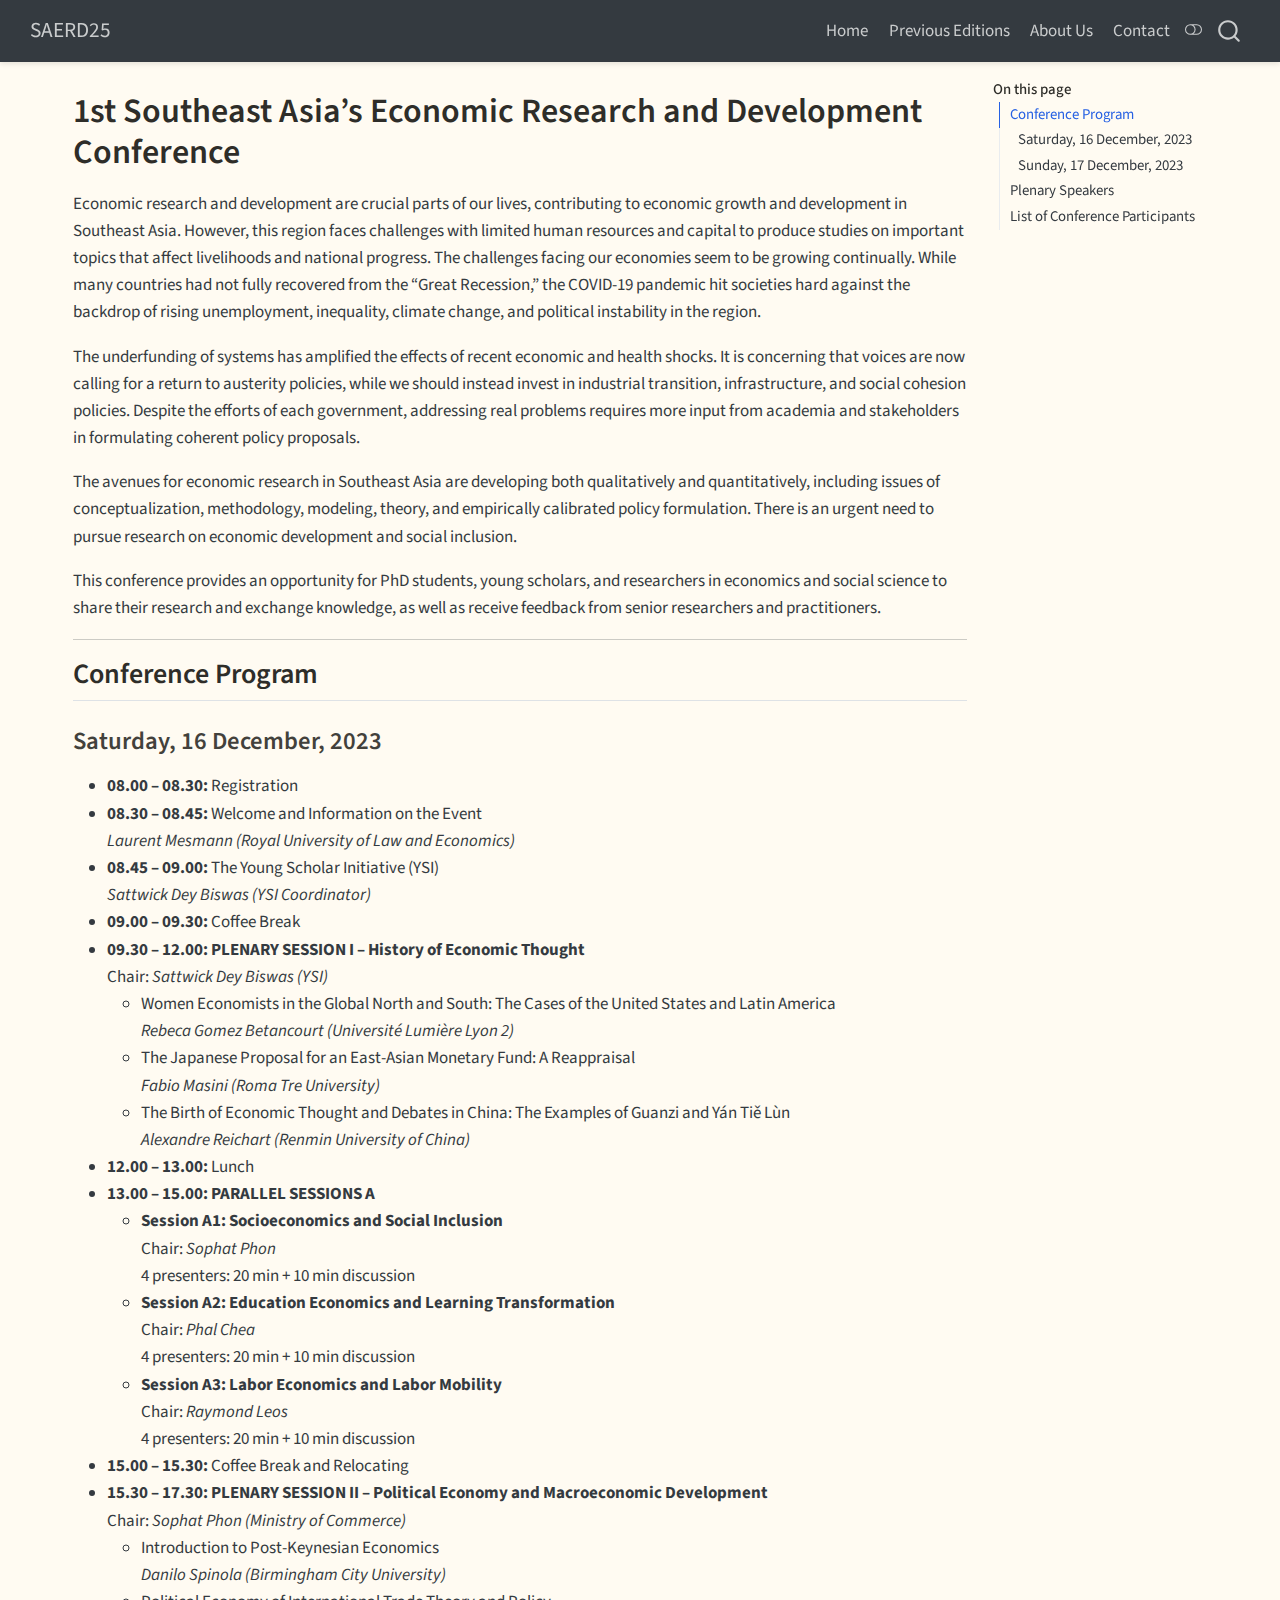
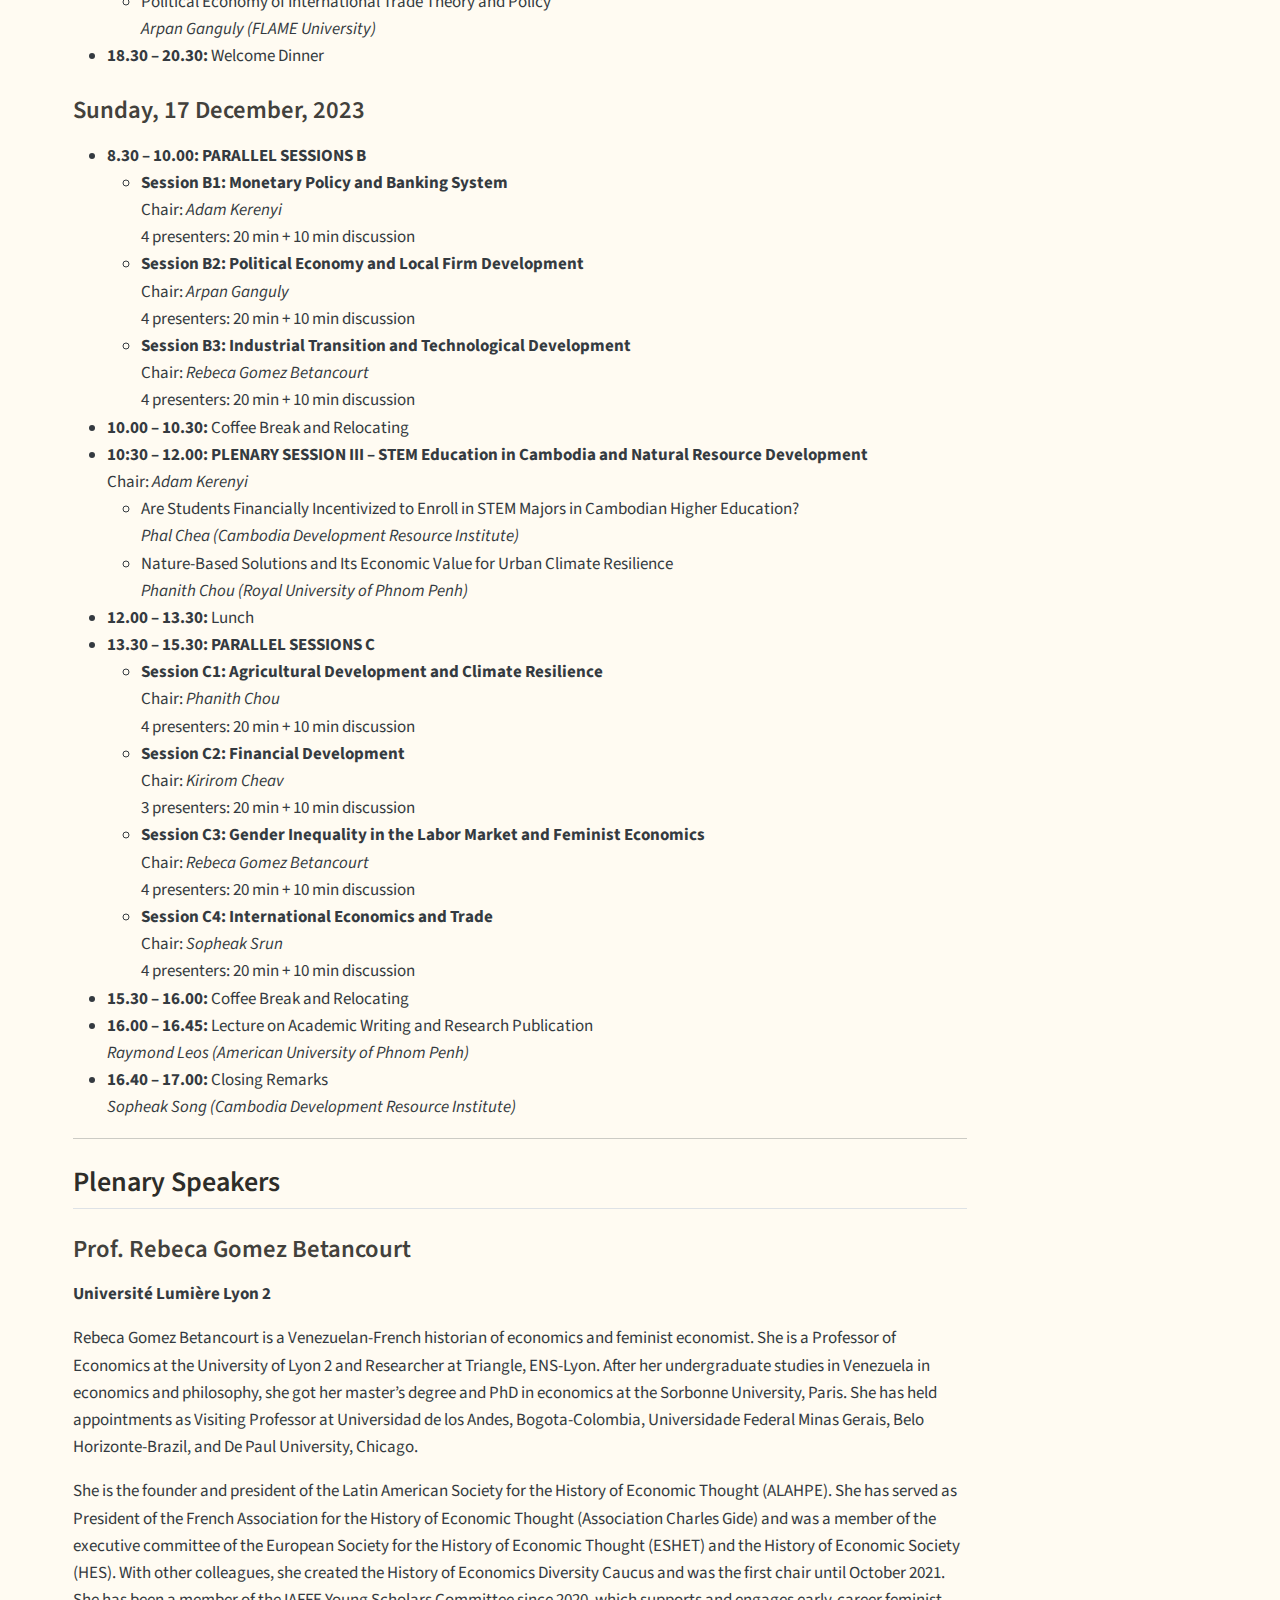
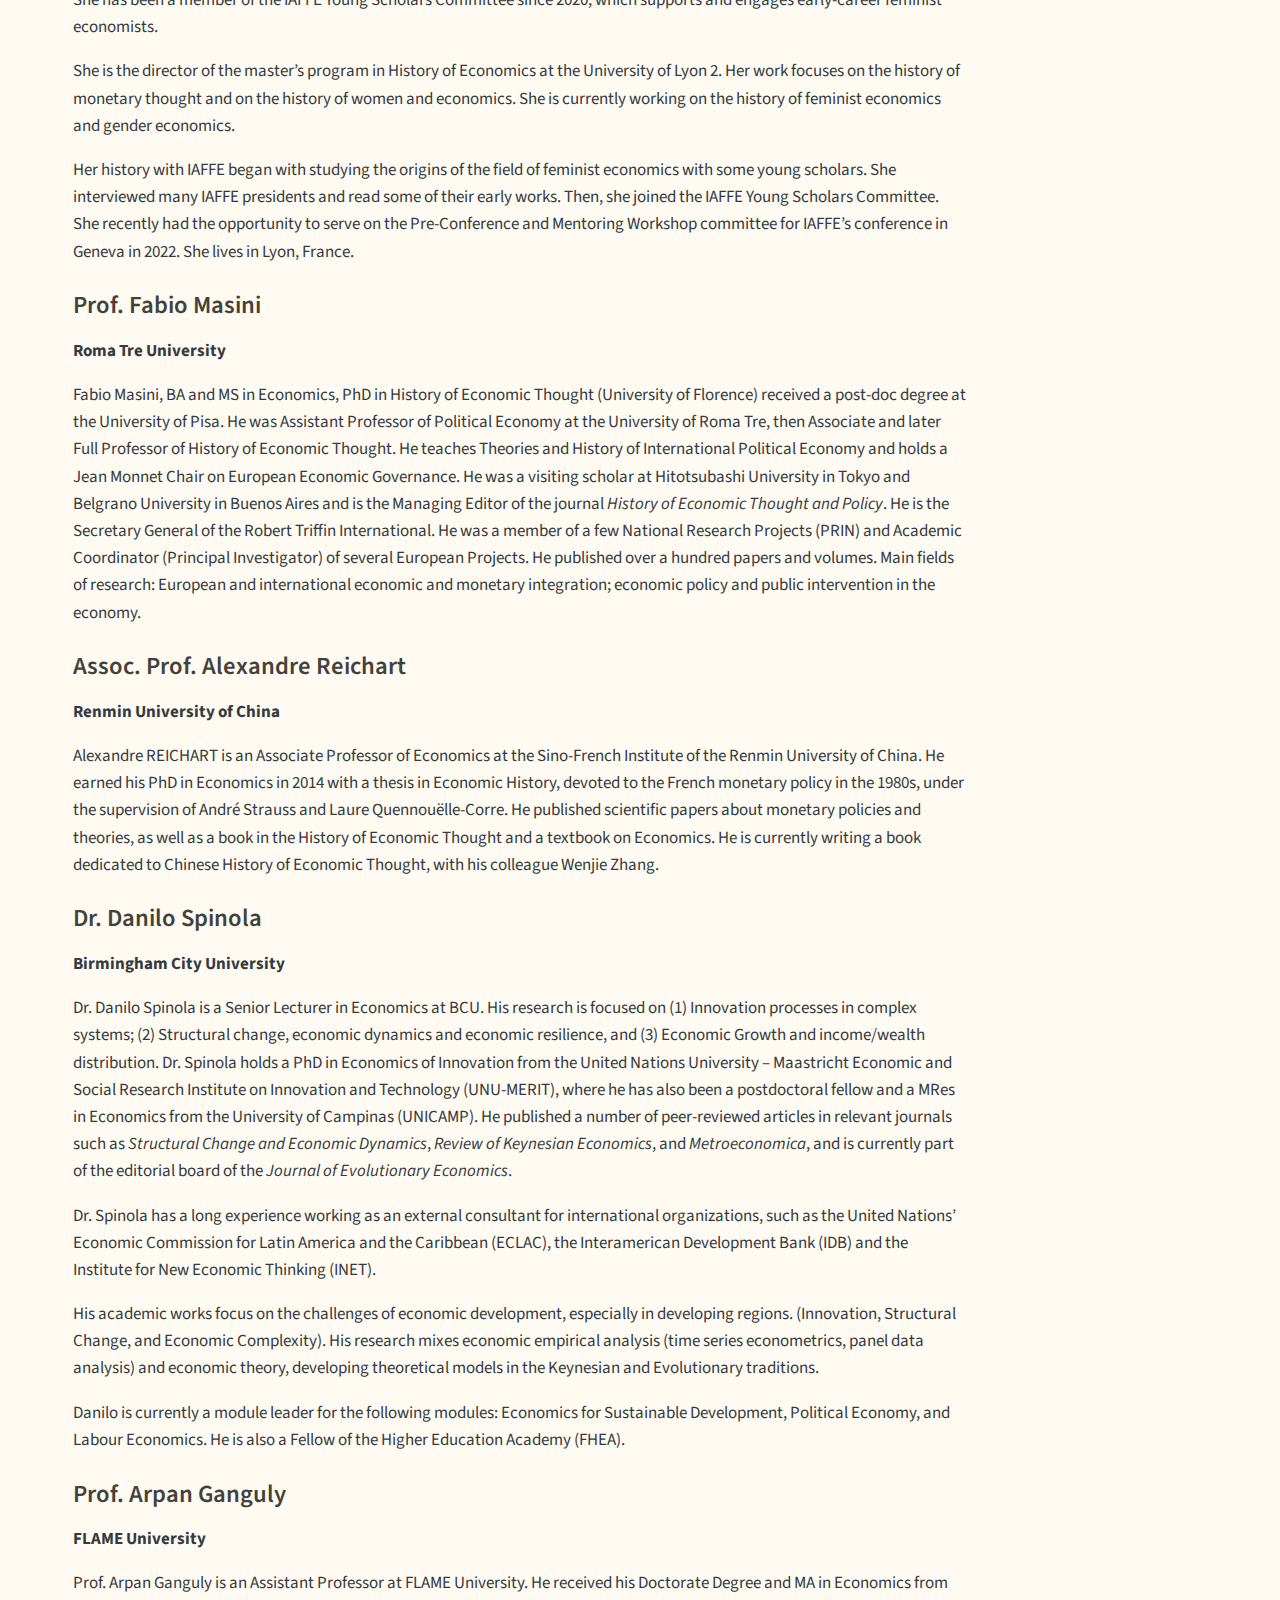
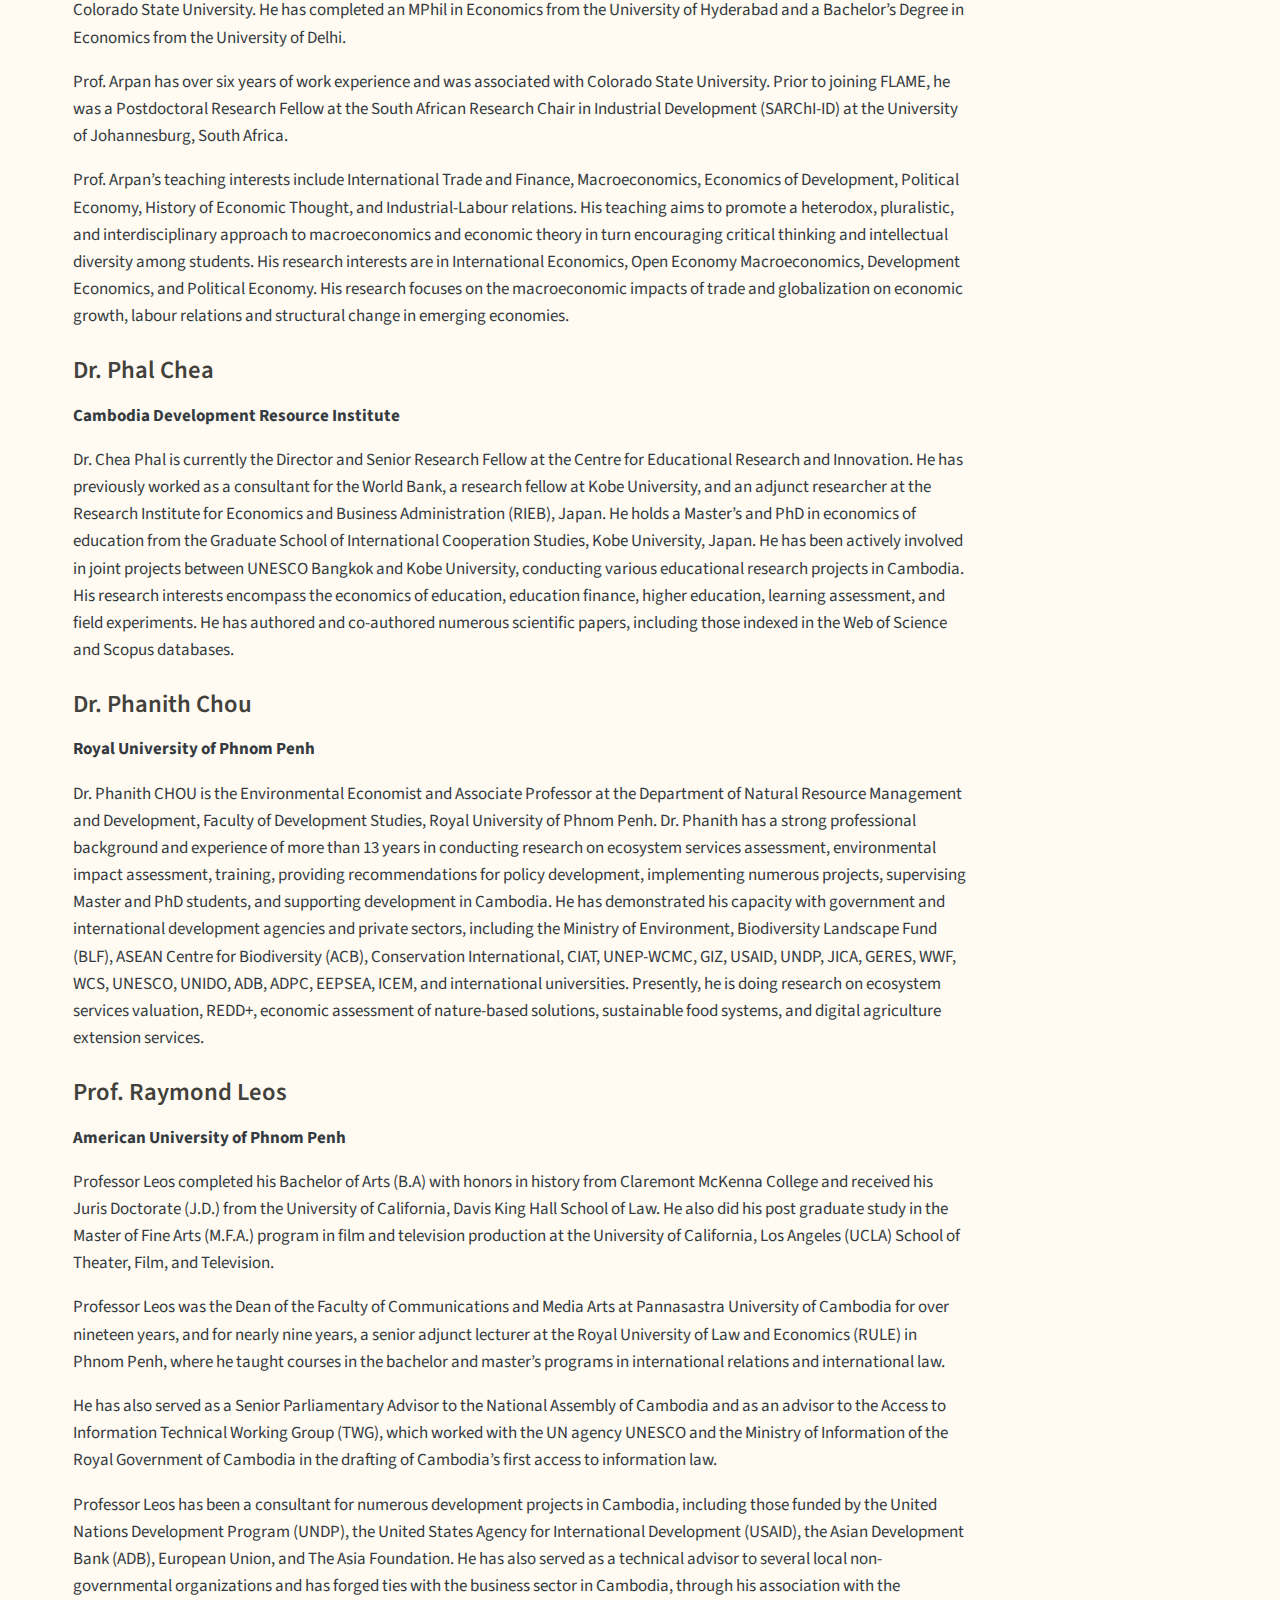
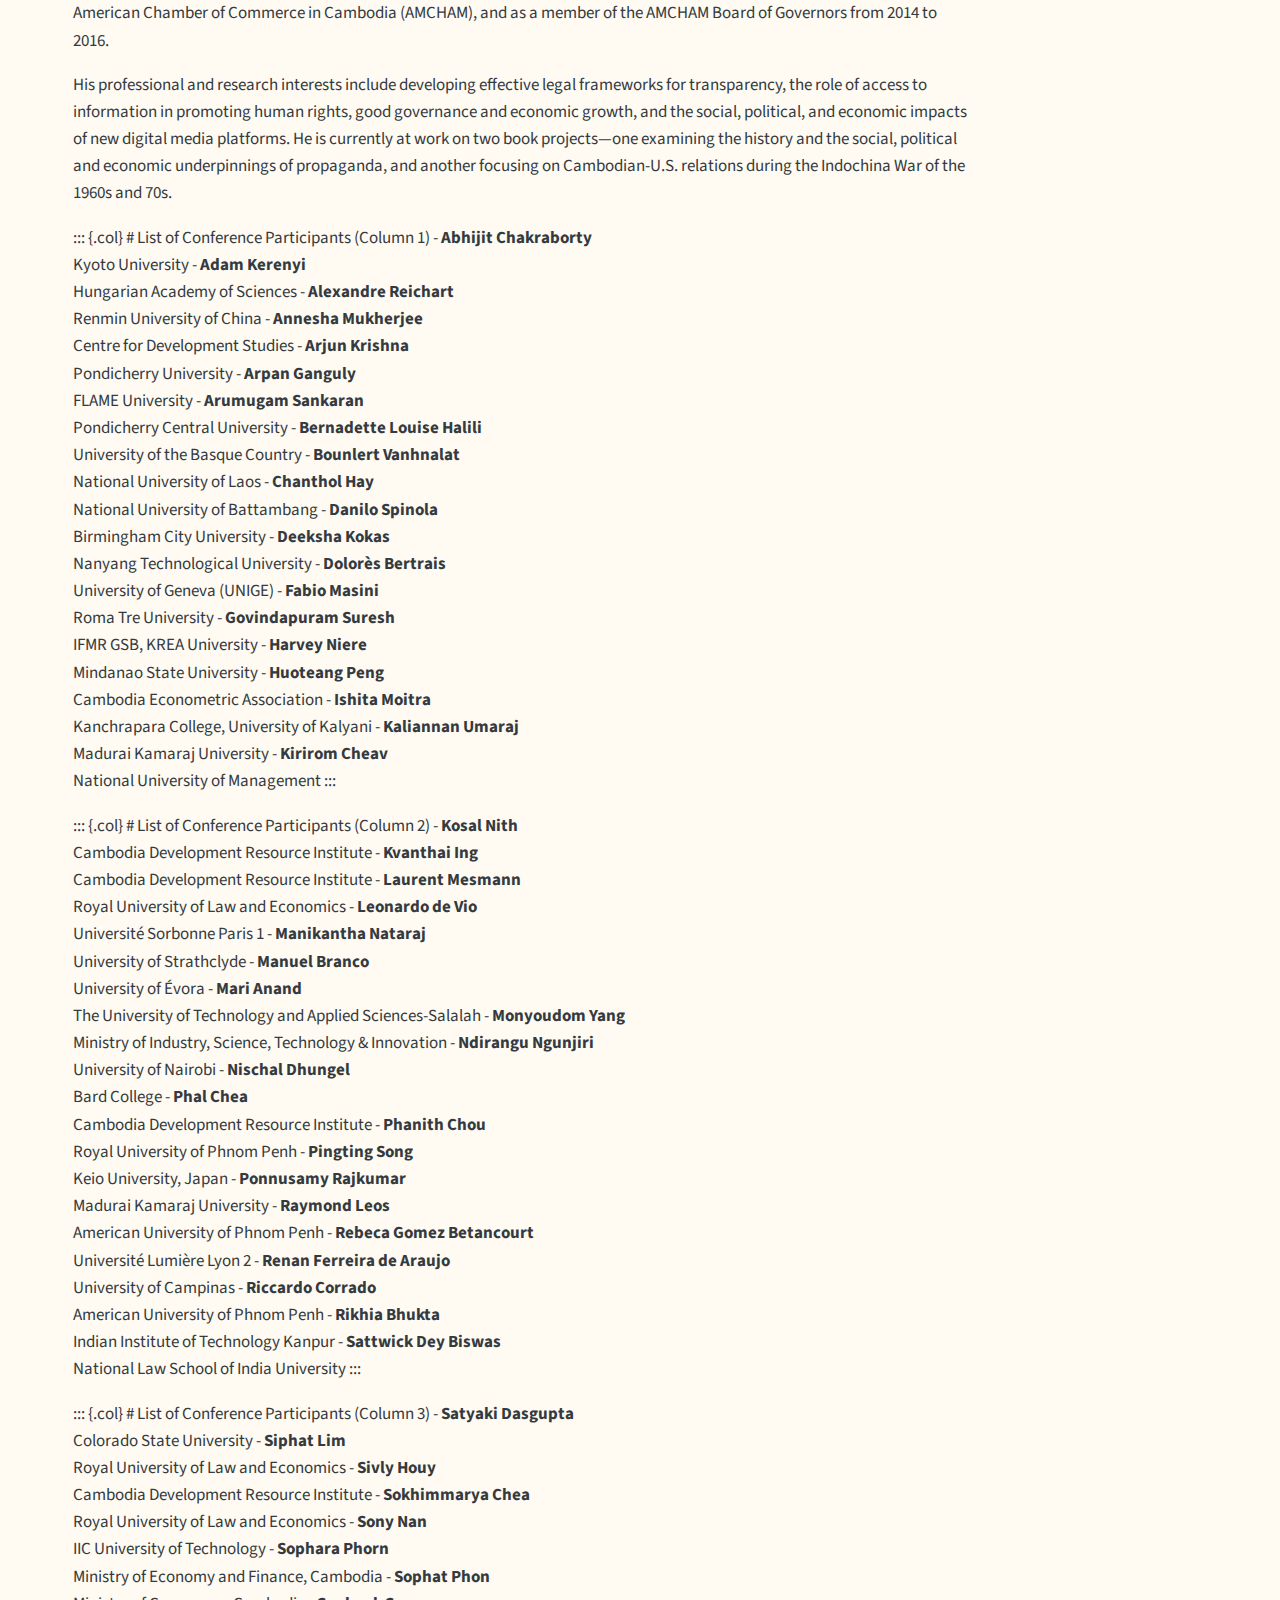
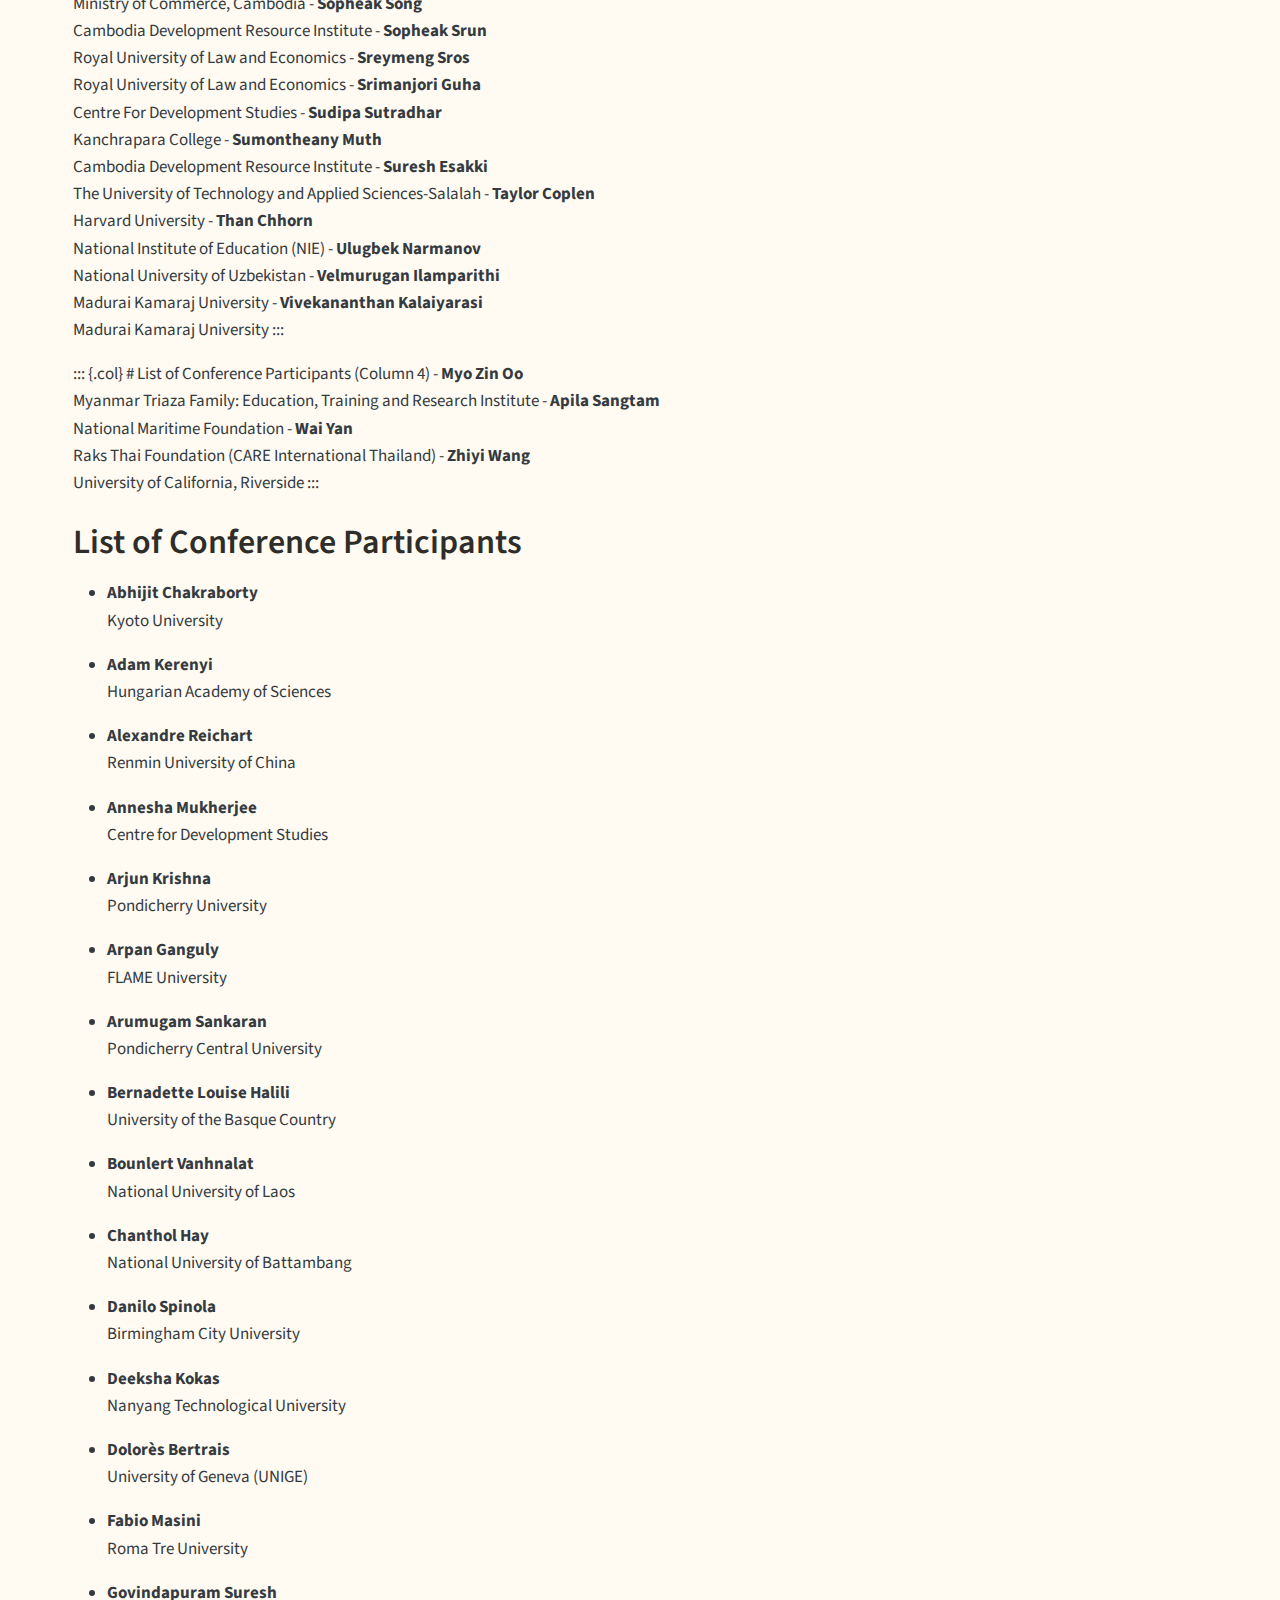
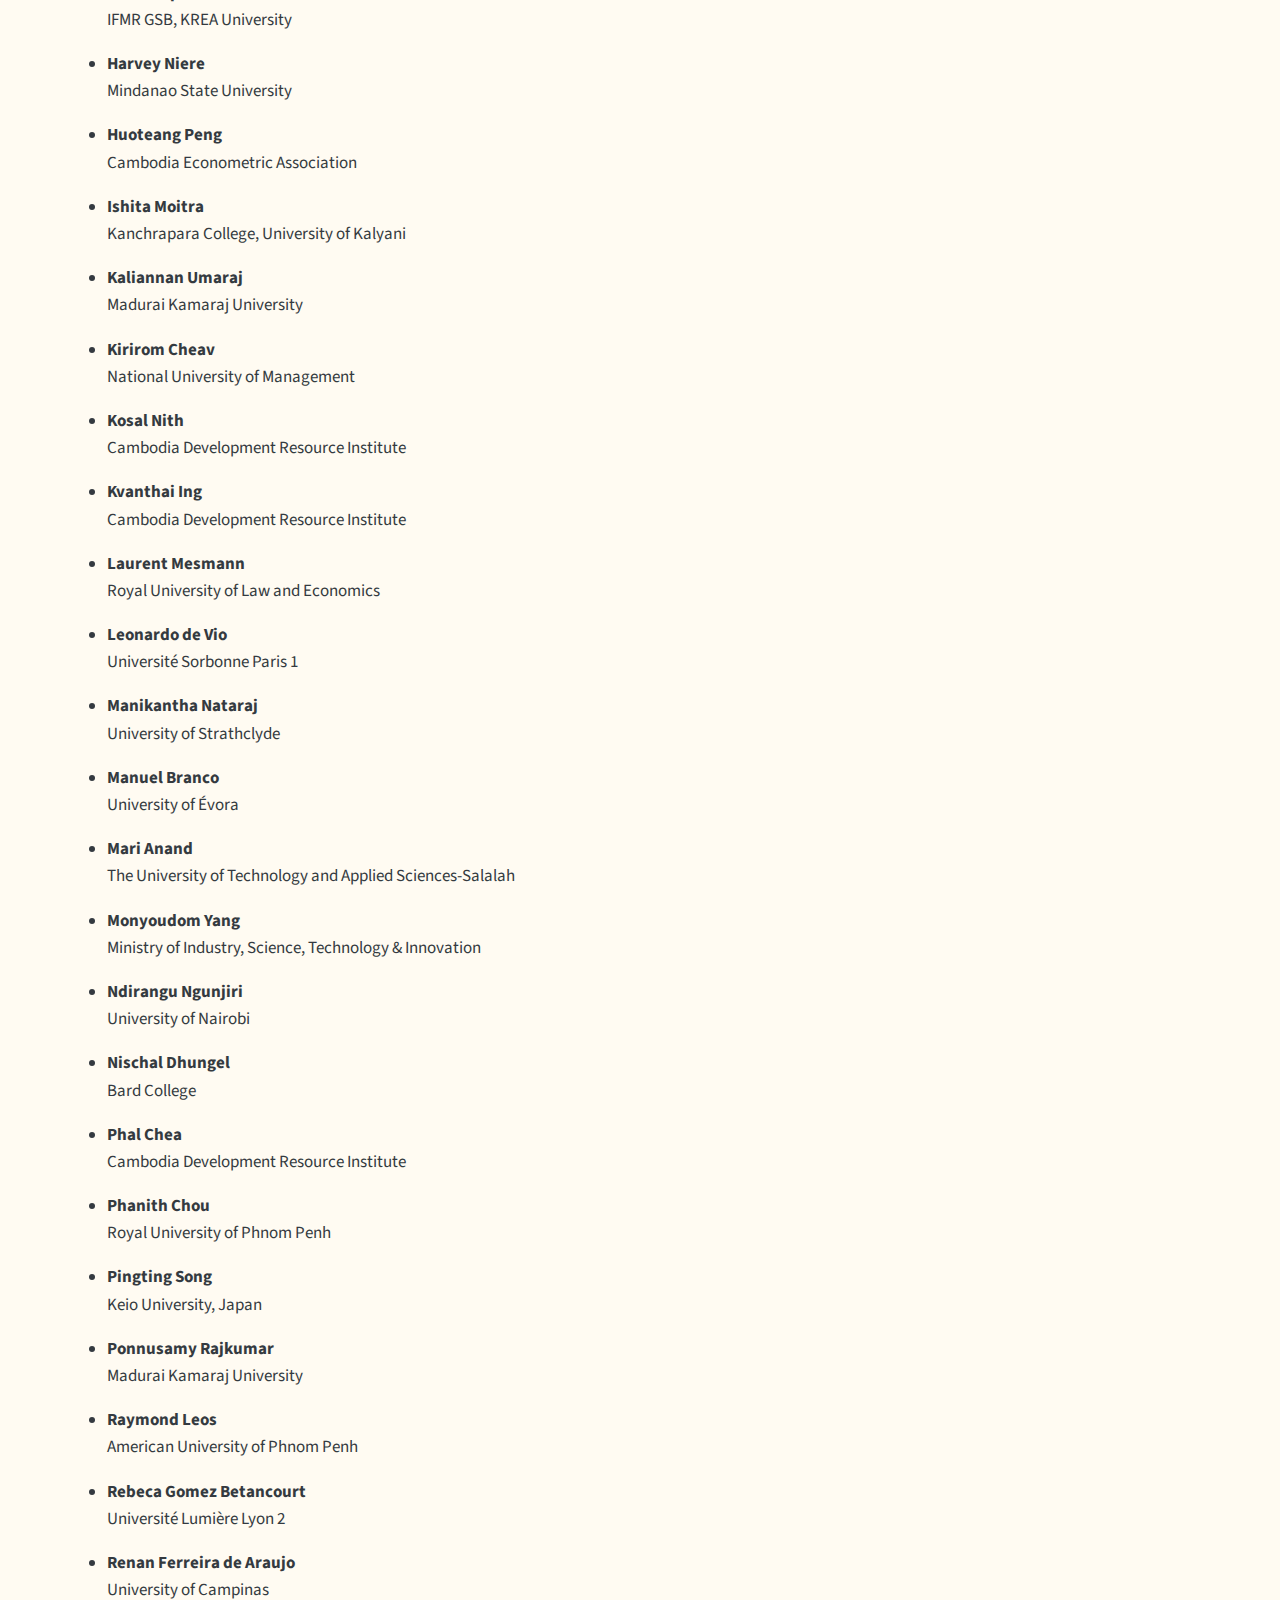
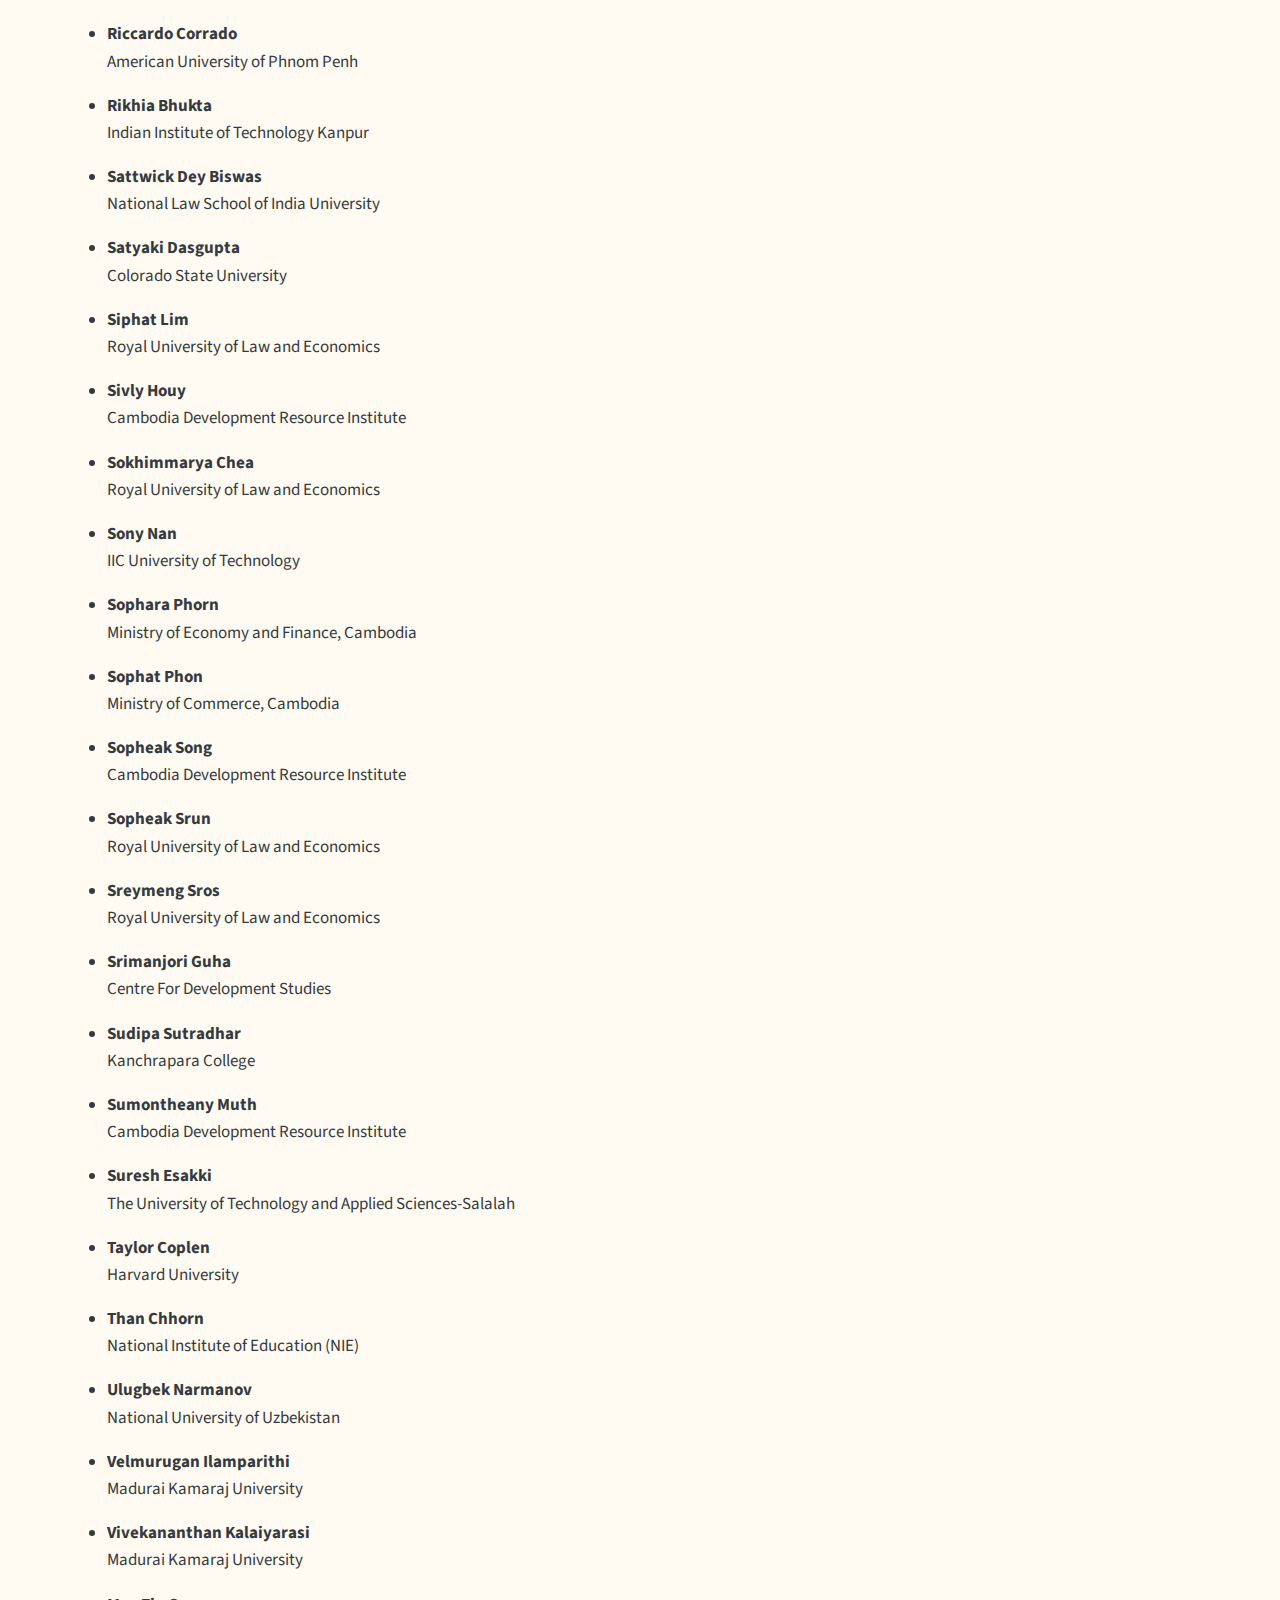
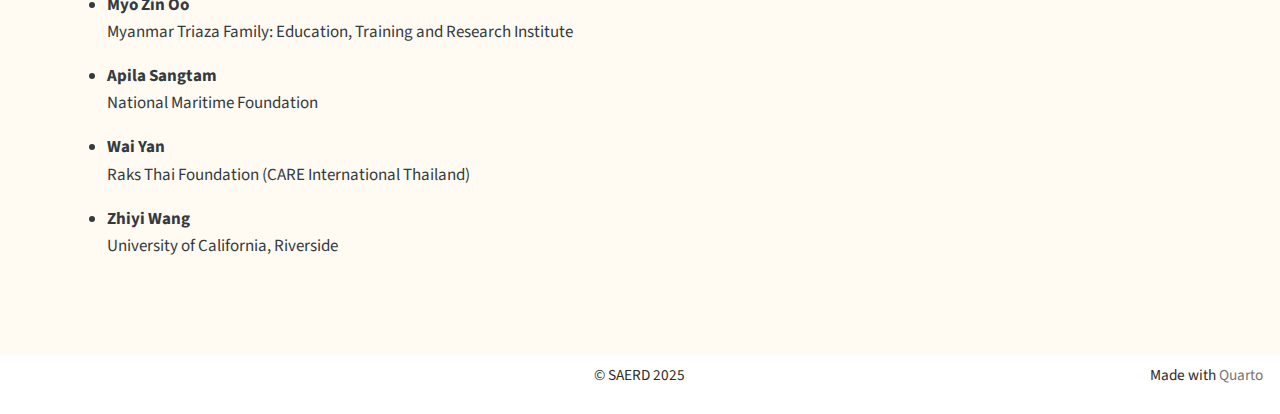
<file: docs/2023-edition.html>
<!DOCTYPE html>
<html xmlns="http://www.w3.org/1999/xhtml" lang="en" xml:lang="en"><head>

<meta charset="utf-8">
<meta name="generator" content="quarto-1.5.53">

<meta name="viewport" content="width=device-width, initial-scale=1.0, user-scalable=yes">


<title>1st Southeast Asia’s Economic Research and Development Conference – SAERD25</title>
<style>
code{white-space: pre-wrap;}
span.smallcaps{font-variant: small-caps;}
div.columns{display: flex; gap: min(4vw, 1.5em);}
div.column{flex: auto; overflow-x: auto;}
div.hanging-indent{margin-left: 1.5em; text-indent: -1.5em;}
ul.task-list{list-style: none;}
ul.task-list li input[type="checkbox"] {
  width: 0.8em;
  margin: 0 0.8em 0.2em -1em; /* quarto-specific, see https://github.com/quarto-dev/quarto-cli/issues/4556 */ 
  vertical-align: middle;
}
</style>


<script src="site_libs/quarto-nav/quarto-nav.js"></script>
<script src="site_libs/clipboard/clipboard.min.js"></script>
<script src="site_libs/quarto-search/autocomplete.umd.js"></script>
<script src="site_libs/quarto-search/fuse.min.js"></script>
<script src="site_libs/quarto-search/quarto-search.js"></script>
<meta name="quarto:offset" content="./">
<script src="site_libs/quarto-html/quarto.js"></script>
<script src="site_libs/quarto-html/popper.min.js"></script>
<script src="site_libs/quarto-html/tippy.umd.min.js"></script>
<script src="site_libs/quarto-html/anchor.min.js"></script>
<link href="site_libs/quarto-html/tippy.css" rel="stylesheet">
<link href="site_libs/quarto-html/quarto-syntax-highlighting.css" rel="stylesheet" class="quarto-color-scheme" id="quarto-text-highlighting-styles">
<link href="site_libs/quarto-html/quarto-syntax-highlighting-dark.css" rel="prefetch" class="quarto-color-scheme quarto-color-alternate" id="quarto-text-highlighting-styles">
<script src="site_libs/bootstrap/bootstrap.min.js"></script>
<link href="site_libs/bootstrap/bootstrap-icons.css" rel="stylesheet">
<link href="site_libs/bootstrap/bootstrap.min.css" rel="stylesheet" class="quarto-color-scheme" id="quarto-bootstrap" data-mode="light">
<link href="site_libs/bootstrap/bootstrap-dark.min.css" rel="prefetch" class="quarto-color-scheme quarto-color-alternate" id="quarto-bootstrap" data-mode="light">
<script id="quarto-search-options" type="application/json">{
  "location": "navbar",
  "copy-button": false,
  "collapse-after": 3,
  "panel-placement": "end",
  "type": "overlay",
  "limit": 50,
  "keyboard-shortcut": [
    "f",
    "/",
    "s"
  ],
  "show-item-context": false,
  "language": {
    "search-no-results-text": "No results",
    "search-matching-documents-text": "matching documents",
    "search-copy-link-title": "Copy link to search",
    "search-hide-matches-text": "Hide additional matches",
    "search-more-match-text": "more match in this document",
    "search-more-matches-text": "more matches in this document",
    "search-clear-button-title": "Clear",
    "search-text-placeholder": "",
    "search-detached-cancel-button-title": "Cancel",
    "search-submit-button-title": "Submit",
    "search-label": "Search"
  }
}</script>


</head>

<body class="nav-fixed">

<div id="quarto-search-results"></div>
  <header id="quarto-header" class="headroom fixed-top">
    <nav class="navbar navbar-expand-lg " data-bs-theme="dark">
      <div class="navbar-container container-fluid">
      <div class="navbar-brand-container mx-auto">
    <a class="navbar-brand" href="./index.html">
    <span class="navbar-title">SAERD25</span>
    </a>
  </div>
            <div id="quarto-search" class="" title="Search"></div>
          <button class="navbar-toggler" type="button" data-bs-toggle="collapse" data-bs-target="#navbarCollapse" aria-controls="navbarCollapse" role="menu" aria-expanded="false" aria-label="Toggle navigation" onclick="if (window.quartoToggleHeadroom) { window.quartoToggleHeadroom(); }">
  <span class="navbar-toggler-icon"></span>
</button>
          <div class="collapse navbar-collapse" id="navbarCollapse">
            <ul class="navbar-nav navbar-nav-scroll ms-auto">
  <li class="nav-item">
    <a class="nav-link" href="./index.html"> 
<span class="menu-text">Home</span></a>
  </li>  
  <li class="nav-item">
    <a class="nav-link" href="./past-editions.qmd"> 
<span class="menu-text">Previous Editions</span></a>
  </li>  
  <li class="nav-item">
    <a class="nav-link" href="./about.html"> 
<span class="menu-text">About Us</span></a>
  </li>  
  <li class="nav-item">
    <a class="nav-link" href="./contact.html"> 
<span class="menu-text">Contact</span></a>
  </li>  
</ul>
          </div> <!-- /navcollapse -->
            <div class="quarto-navbar-tools">
  <a href="" class="quarto-color-scheme-toggle quarto-navigation-tool  px-1" onclick="window.quartoToggleColorScheme(); return false;" title="Toggle dark mode"><i class="bi"></i></a>
</div>
      </div> <!-- /container-fluid -->
    </nav>
</header>
<!-- content -->
<div id="quarto-content" class="quarto-container page-columns page-rows-contents page-layout-full page-navbar">
<!-- sidebar -->
<!-- margin-sidebar -->
    <div id="quarto-margin-sidebar" class="sidebar margin-sidebar">
        <nav id="TOC" role="doc-toc" class="toc-active">
    <h2 id="toc-title">On this page</h2>
   
  <ul>
  <li><a href="#conference-program" id="toc-conference-program" class="nav-link active" data-scroll-target="#conference-program">Conference Program</a>
  <ul class="collapse">
  <li><a href="#saturday-16-december-2023" id="toc-saturday-16-december-2023" class="nav-link" data-scroll-target="#saturday-16-december-2023">Saturday, 16 December, 2023</a></li>
  <li><a href="#sunday-17-december-2023" id="toc-sunday-17-december-2023" class="nav-link" data-scroll-target="#sunday-17-december-2023">Sunday, 17 December, 2023</a></li>
  </ul></li>
  <li><a href="#plenary-speakers" id="toc-plenary-speakers" class="nav-link" data-scroll-target="#plenary-speakers">Plenary Speakers</a>
  <ul class="collapse">
  <li><a href="#prof.-rebeca-gomez-betancourt" id="toc-prof.-rebeca-gomez-betancourt" class="nav-link" data-scroll-target="#prof.-rebeca-gomez-betancourt">Prof.&nbsp;Rebeca Gomez Betancourt</a></li>
  <li><a href="#prof.-fabio-masini" id="toc-prof.-fabio-masini" class="nav-link" data-scroll-target="#prof.-fabio-masini">Prof.&nbsp;Fabio Masini</a></li>
  <li><a href="#assoc.-prof.-alexandre-reichart" id="toc-assoc.-prof.-alexandre-reichart" class="nav-link" data-scroll-target="#assoc.-prof.-alexandre-reichart">Assoc. Prof.&nbsp;Alexandre Reichart</a></li>
  <li><a href="#dr.-danilo-spinola" id="toc-dr.-danilo-spinola" class="nav-link" data-scroll-target="#dr.-danilo-spinola">Dr.&nbsp;Danilo Spinola</a></li>
  <li><a href="#prof.-arpan-ganguly" id="toc-prof.-arpan-ganguly" class="nav-link" data-scroll-target="#prof.-arpan-ganguly">Prof.&nbsp;Arpan Ganguly</a></li>
  <li><a href="#dr.-phal-chea" id="toc-dr.-phal-chea" class="nav-link" data-scroll-target="#dr.-phal-chea">Dr.&nbsp;Phal Chea</a></li>
  <li><a href="#dr.-phanith-chou" id="toc-dr.-phanith-chou" class="nav-link" data-scroll-target="#dr.-phanith-chou">Dr.&nbsp;Phanith Chou</a></li>
  <li><a href="#prof.-raymond-leos" id="toc-prof.-raymond-leos" class="nav-link" data-scroll-target="#prof.-raymond-leos">Prof.&nbsp;Raymond Leos</a></li>
  </ul></li>
  <li><a href="#list-of-conference-participants" id="toc-list-of-conference-participants" class="nav-link" data-scroll-target="#list-of-conference-participants">List of Conference Participants</a></li>
  </ul>
</nav>
    </div>
<!-- main -->
<main class="content column-page-left" id="quarto-document-content">

<header id="title-block-header" class="quarto-title-block default">
<div class="quarto-title">
<h1 class="title">1st Southeast Asia’s Economic Research and Development Conference</h1>
</div>



<div class="quarto-title-meta column-page-left">

    
  
    
  </div>
  


</header>


<p>Economic research and development are crucial parts of our lives, contributing to economic growth and development in Southeast Asia. However, this region faces challenges with limited human resources and capital to produce studies on important topics that affect livelihoods and national progress. The challenges facing our economies seem to be growing continually. While many countries had not fully recovered from the “Great Recession,” the COVID-19 pandemic hit societies hard against the backdrop of rising unemployment, inequality, climate change, and political instability in the region.</p>
<p>The underfunding of systems has amplified the effects of recent economic and health shocks. It is concerning that voices are now calling for a return to austerity policies, while we should instead invest in industrial transition, infrastructure, and social cohesion policies. Despite the efforts of each government, addressing real problems requires more input from academia and stakeholders in formulating coherent policy proposals.</p>
<p>The avenues for economic research in Southeast Asia are developing both qualitatively and quantitatively, including issues of conceptualization, methodology, modeling, theory, and empirically calibrated policy formulation. There is an urgent need to pursue research on economic development and social inclusion.</p>
<p>This conference provides an opportunity for PhD students, young scholars, and researchers in economics and social science to share their research and exchange knowledge, as well as receive feedback from senior researchers and practitioners.</p>
<hr>
<section id="conference-program" class="level2">
<h2 class="anchored" data-anchor-id="conference-program">Conference Program</h2>
<section id="saturday-16-december-2023" class="level3">
<h3 class="anchored" data-anchor-id="saturday-16-december-2023">Saturday, 16 December, 2023</h3>
<ul>
<li><strong>08.00 – 08.30:</strong> Registration</li>
<li><strong>08.30 – 08.45:</strong> Welcome and Information on the Event<br>
<em>Laurent Mesmann (Royal University of Law and Economics)</em></li>
<li><strong>08.45 – 09.00:</strong> The Young Scholar Initiative (YSI)<br>
<em>Sattwick Dey Biswas (YSI Coordinator)</em></li>
<li><strong>09.00 – 09.30:</strong> Coffee Break</li>
<li><strong>09.30 – 12.00:</strong> <strong>PLENARY SESSION I – History of Economic Thought</strong><br>
Chair: <em>Sattwick Dey Biswas (YSI)</em>
<ul>
<li>Women Economists in the Global North and South: The Cases of the United States and Latin America<br>
<em>Rebeca Gomez Betancourt (Université Lumière Lyon 2)</em></li>
<li>The Japanese Proposal for an East-Asian Monetary Fund: A Reappraisal<br>
<em>Fabio Masini (Roma Tre University)</em></li>
<li>The Birth of Economic Thought and Debates in China: The Examples of Guanzi and Yán Tiě Lùn<br>
<em>Alexandre Reichart (Renmin University of China)</em></li>
</ul></li>
<li><strong>12.00 – 13.00:</strong> Lunch</li>
<li><strong>13.00 – 15.00:</strong> <strong>PARALLEL SESSIONS A</strong>
<ul>
<li><strong>Session A1: Socioeconomics and Social Inclusion</strong><br>
Chair: <em>Sophat Phon</em><br>
4 presenters: 20 min + 10 min discussion</li>
<li><strong>Session A2: Education Economics and Learning Transformation</strong><br>
Chair: <em>Phal Chea</em><br>
4 presenters: 20 min + 10 min discussion</li>
<li><strong>Session A3: Labor Economics and Labor Mobility</strong><br>
Chair: <em>Raymond Leos</em><br>
4 presenters: 20 min + 10 min discussion</li>
</ul></li>
<li><strong>15.00 – 15.30:</strong> Coffee Break and Relocating</li>
<li><strong>15.30 – 17.30:</strong> <strong>PLENARY SESSION II – Political Economy and Macroeconomic Development</strong><br>
Chair: <em>Sophat Phon (Ministry of Commerce)</em>
<ul>
<li>Introduction to Post-Keynesian Economics<br>
<em>Danilo Spinola (Birmingham City University)</em></li>
<li>Political Economy of International Trade Theory and Policy<br>
<em>Arpan Ganguly (FLAME University)</em></li>
</ul></li>
<li><strong>18.30 – 20.30:</strong> Welcome Dinner</li>
</ul>
</section>
<section id="sunday-17-december-2023" class="level3">
<h3 class="anchored" data-anchor-id="sunday-17-december-2023">Sunday, 17 December, 2023</h3>
<ul>
<li><strong>8.30 – 10.00:</strong> <strong>PARALLEL SESSIONS B</strong>
<ul>
<li><strong>Session B1: Monetary Policy and Banking System</strong><br>
Chair: <em>Adam Kerenyi</em><br>
4 presenters: 20 min + 10 min discussion</li>
<li><strong>Session B2: Political Economy and Local Firm Development</strong><br>
Chair: <em>Arpan Ganguly</em><br>
4 presenters: 20 min + 10 min discussion</li>
<li><strong>Session B3: Industrial Transition and Technological Development</strong><br>
Chair: <em>Rebeca Gomez Betancourt</em><br>
4 presenters: 20 min + 10 min discussion</li>
</ul></li>
<li><strong>10.00 – 10.30:</strong> Coffee Break and Relocating</li>
<li><strong>10:30 – 12.00:</strong> <strong>PLENARY SESSION III – STEM Education in Cambodia and Natural Resource Development</strong><br>
Chair: <em>Adam Kerenyi</em>
<ul>
<li>Are Students Financially Incentivized to Enroll in STEM Majors in Cambodian Higher Education?<br>
<em>Phal Chea (Cambodia Development Resource Institute)</em></li>
<li>Nature-Based Solutions and Its Economic Value for Urban Climate Resilience<br>
<em>Phanith Chou (Royal University of Phnom Penh)</em></li>
</ul></li>
<li><strong>12.00 – 13.30:</strong> Lunch</li>
<li><strong>13.30 – 15.30:</strong> <strong>PARALLEL SESSIONS C</strong>
<ul>
<li><strong>Session C1: Agricultural Development and Climate Resilience</strong><br>
Chair: <em>Phanith Chou</em><br>
4 presenters: 20 min + 10 min discussion</li>
<li><strong>Session C2: Financial Development</strong><br>
Chair: <em>Kirirom Cheav</em><br>
3 presenters: 20 min + 10 min discussion</li>
<li><strong>Session C3: Gender Inequality in the Labor Market and Feminist Economics</strong><br>
Chair: <em>Rebeca Gomez Betancourt</em><br>
4 presenters: 20 min + 10 min discussion</li>
<li><strong>Session C4: International Economics and Trade</strong><br>
Chair: <em>Sopheak Srun</em><br>
4 presenters: 20 min + 10 min discussion</li>
</ul></li>
<li><strong>15.30 – 16.00:</strong> Coffee Break and Relocating</li>
<li><strong>16.00 – 16.45:</strong> Lecture on Academic Writing and Research Publication<br>
<em>Raymond Leos (American University of Phnom Penh)</em></li>
<li><strong>16.40 – 17.00:</strong> Closing Remarks<br>
<em>Sopheak Song (Cambodia Development Resource Institute)</em></li>
</ul>
<hr>
</section>
</section>
<section id="plenary-speakers" class="level2">
<h2 class="anchored" data-anchor-id="plenary-speakers">Plenary Speakers</h2>
<section id="prof.-rebeca-gomez-betancourt" class="level3">
<h3 class="anchored" data-anchor-id="prof.-rebeca-gomez-betancourt">Prof.&nbsp;Rebeca Gomez Betancourt</h3>
<p><strong>Université Lumière Lyon 2</strong></p>
<p>Rebeca Gomez Betancourt is a Venezuelan-French historian of economics and feminist economist. She is a Professor of Economics at the University of Lyon 2 and Researcher at Triangle, ENS-Lyon. After her undergraduate studies in Venezuela in economics and philosophy, she got her master’s degree and PhD in economics at the Sorbonne University, Paris. She has held appointments as Visiting Professor at Universidad de los Andes, Bogota-Colombia, Universidade Federal Minas Gerais, Belo Horizonte-Brazil, and De Paul University, Chicago.</p>
<p>She is the founder and president of the Latin American Society for the History of Economic Thought (ALAHPE). She has served as President of the French Association for the History of Economic Thought (Association Charles Gide) and was a member of the executive committee of the European Society for the History of Economic Thought (ESHET) and the History of Economic Society (HES). With other colleagues, she created the History of Economics Diversity Caucus and was the first chair until October 2021. She has been a member of the IAFFE Young Scholars Committee since 2020, which supports and engages early-career feminist economists.</p>
<p>She is the director of the master’s program in History of Economics at the University of Lyon 2. Her work focuses on the history of monetary thought and on the history of women and economics. She is currently working on the history of feminist economics and gender economics.</p>
<p>Her history with IAFFE began with studying the origins of the field of feminist economics with some young scholars. She interviewed many IAFFE presidents and read some of their early works. Then, she joined the IAFFE Young Scholars Committee. She recently had the opportunity to serve on the Pre-Conference and Mentoring Workshop committee for IAFFE’s conference in Geneva in 2022. She lives in Lyon, France.</p>
</section>
<section id="prof.-fabio-masini" class="level3">
<h3 class="anchored" data-anchor-id="prof.-fabio-masini">Prof.&nbsp;Fabio Masini</h3>
<p><strong>Roma Tre University</strong></p>
<p>Fabio Masini, BA and MS in Economics, PhD in History of Economic Thought (University of Florence) received a post-doc degree at the University of Pisa. He was Assistant Professor of Political Economy at the University of Roma Tre, then Associate and later Full Professor of History of Economic Thought. He teaches Theories and History of International Political Economy and holds a Jean Monnet Chair on European Economic Governance. He was a visiting scholar at Hitotsubashi University in Tokyo and Belgrano University in Buenos Aires and is the Managing Editor of the journal <em>History of Economic Thought and Policy</em>. He is the Secretary General of the Robert Triffin International. He was a member of a few National Research Projects (PRIN) and Academic Coordinator (Principal Investigator) of several European Projects. He published over a hundred papers and volumes. Main fields of research: European and international economic and monetary integration; economic policy and public intervention in the economy.</p>
</section>
<section id="assoc.-prof.-alexandre-reichart" class="level3">
<h3 class="anchored" data-anchor-id="assoc.-prof.-alexandre-reichart">Assoc. Prof.&nbsp;Alexandre Reichart</h3>
<p><strong>Renmin University of China</strong></p>
<p>Alexandre REICHART is an Associate Professor of Economics at the Sino-French Institute of the Renmin University of China. He earned his PhD in Economics in 2014 with a thesis in Economic History, devoted to the French monetary policy in the 1980s, under the supervision of André Strauss and Laure Quennouëlle-Corre. He published scientific papers about monetary policies and theories, as well as a book in the History of Economic Thought and a textbook on Economics. He is currently writing a book dedicated to Chinese History of Economic Thought, with his colleague Wenjie Zhang.</p>
</section>
<section id="dr.-danilo-spinola" class="level3">
<h3 class="anchored" data-anchor-id="dr.-danilo-spinola">Dr.&nbsp;Danilo Spinola</h3>
<p><strong>Birmingham City University</strong></p>
<p>Dr.&nbsp;Danilo Spinola is a Senior Lecturer in Economics at BCU. His research is focused on (1) Innovation processes in complex systems; (2) Structural change, economic dynamics and economic resilience, and (3) Economic Growth and income/wealth distribution. Dr.&nbsp;Spinola holds a PhD in Economics of Innovation from the United Nations University – Maastricht Economic and Social Research Institute on Innovation and Technology (UNU-MERIT), where he has also been a postdoctoral fellow and a MRes in Economics from the University of Campinas (UNICAMP). He published a number of peer-reviewed articles in relevant journals such as <em>Structural Change and Economic Dynamics</em>, <em>Review of Keynesian Economics</em>, and <em>Metroeconomica</em>, and is currently part of the editorial board of the <em>Journal of Evolutionary Economics</em>.</p>
<p>Dr.&nbsp;Spinola has a long experience working as an external consultant for international organizations, such as the United Nations’ Economic Commission for Latin America and the Caribbean (ECLAC), the Interamerican Development Bank (IDB) and the Institute for New Economic Thinking (INET).</p>
<p>His academic works focus on the challenges of economic development, especially in developing regions. (Innovation, Structural Change, and Economic Complexity). His research mixes economic empirical analysis (time series econometrics, panel data analysis) and economic theory, developing theoretical models in the Keynesian and Evolutionary traditions.</p>
<p>Danilo is currently a module leader for the following modules: Economics for Sustainable Development, Political Economy, and Labour Economics. He is also a Fellow of the Higher Education Academy (FHEA).</p>
</section>
<section id="prof.-arpan-ganguly" class="level3">
<h3 class="anchored" data-anchor-id="prof.-arpan-ganguly">Prof.&nbsp;Arpan Ganguly</h3>
<p><strong>FLAME University</strong></p>
<p>Prof.&nbsp;Arpan Ganguly is an Assistant Professor at FLAME University. He received his Doctorate Degree and MA in Economics from Colorado State University. He has completed an MPhil in Economics from the University of Hyderabad and a Bachelor’s Degree in Economics from the University of Delhi.</p>
<p>Prof.&nbsp;Arpan has over six years of work experience and was associated with Colorado State University. Prior to joining FLAME, he was a Postdoctoral Research Fellow at the South African Research Chair in Industrial Development (SARChI-ID) at the University of Johannesburg, South Africa.</p>
<p>Prof.&nbsp;Arpan’s teaching interests include International Trade and Finance, Macroeconomics, Economics of Development, Political Economy, History of Economic Thought, and Industrial-Labour relations. His teaching aims to promote a heterodox, pluralistic, and interdisciplinary approach to macroeconomics and economic theory in turn encouraging critical thinking and intellectual diversity among students. His research interests are in International Economics, Open Economy Macroeconomics, Development Economics, and Political Economy. His research focuses on the macroeconomic impacts of trade and globalization on economic growth, labour relations and structural change in emerging economies.</p>
</section>
<section id="dr.-phal-chea" class="level3">
<h3 class="anchored" data-anchor-id="dr.-phal-chea">Dr.&nbsp;Phal Chea</h3>
<p><strong>Cambodia Development Resource Institute</strong></p>
<p>Dr.&nbsp;Chea Phal is currently the Director and Senior Research Fellow at the Centre for Educational Research and Innovation. He has previously worked as a consultant for the World Bank, a research fellow at Kobe University, and an adjunct researcher at the Research Institute for Economics and Business Administration (RIEB), Japan. He holds a Master’s and PhD in economics of education from the Graduate School of International Cooperation Studies, Kobe University, Japan. He has been actively involved in joint projects between UNESCO Bangkok and Kobe University, conducting various educational research projects in Cambodia. His research interests encompass the economics of education, education finance, higher education, learning assessment, and field experiments. He has authored and co-authored numerous scientific papers, including those indexed in the Web of Science and Scopus databases.</p>
</section>
<section id="dr.-phanith-chou" class="level3">
<h3 class="anchored" data-anchor-id="dr.-phanith-chou">Dr.&nbsp;Phanith Chou</h3>
<p><strong>Royal University of Phnom Penh</strong></p>
<p>Dr.&nbsp;Phanith CHOU is the Environmental Economist and Associate Professor at the Department of Natural Resource Management and Development, Faculty of Development Studies, Royal University of Phnom Penh. Dr.&nbsp;Phanith has a strong professional background and experience of more than 13 years in conducting research on ecosystem services assessment, environmental impact assessment, training, providing recommendations for policy development, implementing numerous projects, supervising Master and PhD students, and supporting development in Cambodia. He has demonstrated his capacity with government and international development agencies and private sectors, including the Ministry of Environment, Biodiversity Landscape Fund (BLF), ASEAN Centre for Biodiversity (ACB), Conservation International, CIAT, UNEP-WCMC, GIZ, USAID, UNDP, JICA, GERES, WWF, WCS, UNESCO, UNIDO, ADB, ADPC, EEPSEA, ICEM, and international universities. Presently, he is doing research on ecosystem services valuation, REDD+, economic assessment of nature-based solutions, sustainable food systems, and digital agriculture extension services.</p>
</section>
<section id="prof.-raymond-leos" class="level3">
<h3 class="anchored" data-anchor-id="prof.-raymond-leos">Prof.&nbsp;Raymond Leos</h3>
<p><strong>American University of Phnom Penh</strong></p>
<p>Professor Leos completed his Bachelor of Arts (B.A) with honors in history from Claremont McKenna College and received his Juris Doctorate (J.D.) from the University of California, Davis King Hall School of Law. He also did his post graduate study in the Master of Fine Arts (M.F.A.) program in film and television production at the University of California, Los Angeles (UCLA) School of Theater, Film, and Television.</p>
<p>Professor Leos was the Dean of the Faculty of Communications and Media Arts at Pannasastra University of Cambodia for over nineteen years, and for nearly nine years, a senior adjunct lecturer at the Royal University of Law and Economics (RULE) in Phnom Penh, where he taught courses in the bachelor and master’s programs in international relations and international law.</p>
<p>He has also served as a Senior Parliamentary Advisor to the National Assembly of Cambodia and as an advisor to the Access to Information Technical Working Group (TWG), which worked with the UN agency UNESCO and the Ministry of Information of the Royal Government of Cambodia in the drafting of Cambodia’s first access to information law.</p>
<p>Professor Leos has been a consultant for numerous development projects in Cambodia, including those funded by the United Nations Development Program (UNDP), the United States Agency for International Development (USAID), the Asian Development Bank (ADB), European Union, and The Asia Foundation. He has also served as a technical advisor to several local non-governmental organizations and has forged ties with the business sector in Cambodia, through his association with the American Chamber of Commerce in Cambodia (AMCHAM), and as a member of the AMCHAM Board of Governors from 2014 to 2016.</p>
<p>His professional and research interests include developing effective legal frameworks for transparency, the role of access to information in promoting human rights, good governance and economic growth, and the social, political, and economic impacts of new digital media platforms. He is currently at work on two book projects—one examining the history and the social, political and economic underpinnings of propaganda, and another focusing on Cambodian-U.S. relations during the Indochina War of the 1960s and 70s.</p>
<div id="container" class="row">
<p>::: {.col} # List of Conference Participants (Column 1) - <strong>Abhijit Chakraborty</strong><br>
Kyoto University - <strong>Adam Kerenyi</strong><br>
Hungarian Academy of Sciences - <strong>Alexandre Reichart</strong><br>
Renmin University of China - <strong>Annesha Mukherjee</strong><br>
Centre for Development Studies - <strong>Arjun Krishna</strong><br>
Pondicherry University - <strong>Arpan Ganguly</strong><br>
FLAME University - <strong>Arumugam Sankaran</strong><br>
Pondicherry Central University - <strong>Bernadette Louise Halili</strong><br>
University of the Basque Country - <strong>Bounlert Vanhnalat</strong><br>
National University of Laos - <strong>Chanthol Hay</strong><br>
National University of Battambang - <strong>Danilo Spinola</strong><br>
Birmingham City University - <strong>Deeksha Kokas</strong><br>
Nanyang Technological University - <strong>Dolorès Bertrais</strong><br>
University of Geneva (UNIGE) - <strong>Fabio Masini</strong><br>
Roma Tre University - <strong>Govindapuram Suresh</strong><br>
IFMR GSB, KREA University - <strong>Harvey Niere</strong><br>
Mindanao State University - <strong>Huoteang Peng</strong><br>
Cambodia Econometric Association - <strong>Ishita Moitra</strong><br>
Kanchrapara College, University of Kalyani - <strong>Kaliannan Umaraj</strong><br>
Madurai Kamaraj University - <strong>Kirirom Cheav</strong><br>
National University of Management :::</p>
<p>::: {.col} # List of Conference Participants (Column 2) - <strong>Kosal Nith</strong><br>
Cambodia Development Resource Institute - <strong>Kvanthai Ing</strong><br>
Cambodia Development Resource Institute - <strong>Laurent Mesmann</strong><br>
Royal University of Law and Economics - <strong>Leonardo de Vio</strong><br>
Université Sorbonne Paris 1 - <strong>Manikantha Nataraj</strong><br>
University of Strathclyde - <strong>Manuel Branco</strong><br>
University of Évora - <strong>Mari Anand</strong><br>
The University of Technology and Applied Sciences-Salalah - <strong>Monyoudom Yang</strong><br>
Ministry of Industry, Science, Technology &amp; Innovation - <strong>Ndirangu Ngunjiri</strong><br>
University of Nairobi - <strong>Nischal Dhungel</strong><br>
Bard College - <strong>Phal Chea</strong><br>
Cambodia Development Resource Institute - <strong>Phanith Chou</strong><br>
Royal University of Phnom Penh - <strong>Pingting Song</strong><br>
Keio University, Japan - <strong>Ponnusamy Rajkumar</strong><br>
Madurai Kamaraj University - <strong>Raymond Leos</strong><br>
American University of Phnom Penh - <strong>Rebeca Gomez Betancourt</strong><br>
Université Lumière Lyon 2 - <strong>Renan Ferreira de Araujo</strong><br>
University of Campinas - <strong>Riccardo Corrado</strong><br>
American University of Phnom Penh - <strong>Rikhia Bhukta</strong><br>
Indian Institute of Technology Kanpur - <strong>Sattwick Dey Biswas</strong><br>
National Law School of India University :::</p>
<p>::: {.col} # List of Conference Participants (Column 3) - <strong>Satyaki Dasgupta</strong><br>
Colorado State University - <strong>Siphat Lim</strong><br>
Royal University of Law and Economics - <strong>Sivly Houy</strong><br>
Cambodia Development Resource Institute - <strong>Sokhimmarya Chea</strong><br>
Royal University of Law and Economics - <strong>Sony Nan</strong><br>
IIC University of Technology - <strong>Sophara Phorn</strong><br>
Ministry of Economy and Finance, Cambodia - <strong>Sophat Phon</strong><br>
Ministry of Commerce, Cambodia - <strong>Sopheak Song</strong><br>
Cambodia Development Resource Institute - <strong>Sopheak Srun</strong><br>
Royal University of Law and Economics - <strong>Sreymeng Sros</strong><br>
Royal University of Law and Economics - <strong>Srimanjori Guha</strong><br>
Centre For Development Studies - <strong>Sudipa Sutradhar</strong><br>
Kanchrapara College - <strong>Sumontheany Muth</strong><br>
Cambodia Development Resource Institute - <strong>Suresh Esakki</strong><br>
The University of Technology and Applied Sciences-Salalah - <strong>Taylor Coplen</strong><br>
Harvard University - <strong>Than Chhorn</strong><br>
National Institute of Education (NIE) - <strong>Ulugbek Narmanov</strong><br>
National University of Uzbekistan - <strong>Velmurugan Ilamparithi</strong><br>
Madurai Kamaraj University - <strong>Vivekananthan Kalaiyarasi</strong><br>
Madurai Kamaraj University :::</p>
<p>::: {.col} # List of Conference Participants (Column 4) - <strong>Myo Zin Oo</strong><br>
Myanmar Triaza Family: Education, Training and Research Institute - <strong>Apila Sangtam</strong><br>
National Maritime Foundation - <strong>Wai Yan</strong><br>
Raks Thai Foundation (CARE International Thailand) - <strong>Zhiyi Wang</strong><br>
University of California, Riverside :::</p>
</div>
</section>
</section>
<section id="list-of-conference-participants" class="level1">
<h1>List of Conference Participants</h1>
<ul>
<li><p><strong>Abhijit Chakraborty</strong><br>
Kyoto University</p></li>
<li><p><strong>Adam Kerenyi</strong><br>
Hungarian Academy of Sciences</p></li>
<li><p><strong>Alexandre Reichart</strong><br>
Renmin University of China</p></li>
<li><p><strong>Annesha Mukherjee</strong><br>
Centre for Development Studies</p></li>
<li><p><strong>Arjun Krishna</strong><br>
Pondicherry University</p></li>
<li><p><strong>Arpan Ganguly</strong><br>
FLAME University</p></li>
<li><p><strong>Arumugam Sankaran</strong><br>
Pondicherry Central University</p></li>
<li><p><strong>Bernadette Louise Halili</strong><br>
University of the Basque Country</p></li>
<li><p><strong>Bounlert Vanhnalat</strong><br>
National University of Laos</p></li>
<li><p><strong>Chanthol Hay</strong><br>
National University of Battambang</p></li>
<li><p><strong>Danilo Spinola</strong><br>
Birmingham City University</p></li>
<li><p><strong>Deeksha Kokas</strong><br>
Nanyang Technological University</p></li>
<li><p><strong>Dolorès Bertrais</strong><br>
University of Geneva (UNIGE)</p></li>
<li><p><strong>Fabio Masini</strong><br>
Roma Tre University</p></li>
<li><p><strong>Govindapuram Suresh</strong><br>
IFMR GSB, KREA University</p></li>
<li><p><strong>Harvey Niere</strong><br>
Mindanao State University</p></li>
<li><p><strong>Huoteang Peng</strong><br>
Cambodia Econometric Association</p></li>
<li><p><strong>Ishita Moitra</strong><br>
Kanchrapara College, University of Kalyani</p></li>
<li><p><strong>Kaliannan Umaraj</strong><br>
Madurai Kamaraj University</p></li>
<li><p><strong>Kirirom Cheav</strong><br>
National University of Management</p></li>
<li><p><strong>Kosal Nith</strong><br>
Cambodia Development Resource Institute</p></li>
<li><p><strong>Kvanthai Ing</strong><br>
Cambodia Development Resource Institute</p></li>
<li><p><strong>Laurent Mesmann</strong><br>
Royal University of Law and Economics</p></li>
<li><p><strong>Leonardo de Vio</strong><br>
Université Sorbonne Paris 1</p></li>
<li><p><strong>Manikantha Nataraj</strong><br>
University of Strathclyde</p></li>
<li><p><strong>Manuel Branco</strong><br>
University of Évora</p></li>
<li><p><strong>Mari Anand</strong><br>
The University of Technology and Applied Sciences-Salalah</p></li>
<li><p><strong>Monyoudom Yang</strong><br>
Ministry of Industry, Science, Technology &amp; Innovation</p></li>
<li><p><strong>Ndirangu Ngunjiri</strong><br>
University of Nairobi</p></li>
<li><p><strong>Nischal Dhungel</strong><br>
Bard College</p></li>
<li><p><strong>Phal Chea</strong><br>
Cambodia Development Resource Institute</p></li>
<li><p><strong>Phanith Chou</strong><br>
Royal University of Phnom Penh</p></li>
<li><p><strong>Pingting Song</strong><br>
Keio University, Japan</p></li>
<li><p><strong>Ponnusamy Rajkumar</strong><br>
Madurai Kamaraj University</p></li>
<li><p><strong>Raymond Leos</strong><br>
American University of Phnom Penh</p></li>
<li><p><strong>Rebeca Gomez Betancourt</strong><br>
Université Lumière Lyon 2</p></li>
<li><p><strong>Renan Ferreira de Araujo</strong><br>
University of Campinas</p></li>
<li><p><strong>Riccardo Corrado</strong><br>
American University of Phnom Penh</p></li>
<li><p><strong>Rikhia Bhukta</strong><br>
Indian Institute of Technology Kanpur</p></li>
<li><p><strong>Sattwick Dey Biswas</strong><br>
National Law School of India University</p></li>
<li><p><strong>Satyaki Dasgupta</strong><br>
Colorado State University</p></li>
<li><p><strong>Siphat Lim</strong><br>
Royal University of Law and Economics</p></li>
<li><p><strong>Sivly Houy</strong><br>
Cambodia Development Resource Institute</p></li>
<li><p><strong>Sokhimmarya Chea</strong><br>
Royal University of Law and Economics</p></li>
<li><p><strong>Sony Nan</strong><br>
IIC University of Technology</p></li>
<li><p><strong>Sophara Phorn</strong><br>
Ministry of Economy and Finance, Cambodia</p></li>
<li><p><strong>Sophat Phon</strong><br>
Ministry of Commerce, Cambodia</p></li>
<li><p><strong>Sopheak Song</strong><br>
Cambodia Development Resource Institute</p></li>
<li><p><strong>Sopheak Srun</strong><br>
Royal University of Law and Economics</p></li>
<li><p><strong>Sreymeng Sros</strong><br>
Royal University of Law and Economics</p></li>
<li><p><strong>Srimanjori Guha</strong><br>
Centre For Development Studies</p></li>
<li><p><strong>Sudipa Sutradhar</strong><br>
Kanchrapara College</p></li>
<li><p><strong>Sumontheany Muth</strong><br>
Cambodia Development Resource Institute</p></li>
<li><p><strong>Suresh Esakki</strong><br>
The University of Technology and Applied Sciences-Salalah</p></li>
<li><p><strong>Taylor Coplen</strong><br>
Harvard University</p></li>
<li><p><strong>Than Chhorn</strong><br>
National Institute of Education (NIE)</p></li>
<li><p><strong>Ulugbek Narmanov</strong><br>
National University of Uzbekistan</p></li>
<li><p><strong>Velmurugan Ilamparithi</strong><br>
Madurai Kamaraj University</p></li>
<li><p><strong>Vivekananthan Kalaiyarasi</strong><br>
Madurai Kamaraj University</p></li>
<li><p><strong>Myo Zin Oo</strong><br>
Myanmar Triaza Family: Education, Training and Research Institute</p></li>
<li><p><strong>Apila Sangtam</strong><br>
National Maritime Foundation</p></li>
<li><p><strong>Wai Yan</strong><br>
Raks Thai Foundation (CARE International Thailand)</p></li>
<li><p><strong>Zhiyi Wang</strong><br>
University of California, Riverside</p></li>
</ul>


</section>

</main> <!-- /main -->
<script id="quarto-html-after-body" type="application/javascript">
window.document.addEventListener("DOMContentLoaded", function (event) {
  const toggleBodyColorMode = (bsSheetEl) => {
    const mode = bsSheetEl.getAttribute("data-mode");
    const bodyEl = window.document.querySelector("body");
    if (mode === "dark") {
      bodyEl.classList.add("quarto-dark");
      bodyEl.classList.remove("quarto-light");
    } else {
      bodyEl.classList.add("quarto-light");
      bodyEl.classList.remove("quarto-dark");
    }
  }
  const toggleBodyColorPrimary = () => {
    const bsSheetEl = window.document.querySelector("link#quarto-bootstrap");
    if (bsSheetEl) {
      toggleBodyColorMode(bsSheetEl);
    }
  }
  toggleBodyColorPrimary();  
  const disableStylesheet = (stylesheets) => {
    for (let i=0; i < stylesheets.length; i++) {
      const stylesheet = stylesheets[i];
      stylesheet.rel = 'prefetch';
    }
  }
  const enableStylesheet = (stylesheets) => {
    for (let i=0; i < stylesheets.length; i++) {
      const stylesheet = stylesheets[i];
      stylesheet.rel = 'stylesheet';
    }
  }
  const manageTransitions = (selector, allowTransitions) => {
    const els = window.document.querySelectorAll(selector);
    for (let i=0; i < els.length; i++) {
      const el = els[i];
      if (allowTransitions) {
        el.classList.remove('notransition');
      } else {
        el.classList.add('notransition');
      }
    }
  }
  const toggleGiscusIfUsed = (isAlternate, darkModeDefault) => {
    const baseTheme = document.querySelector('#giscus-base-theme')?.value ?? 'light';
    const alternateTheme = document.querySelector('#giscus-alt-theme')?.value ?? 'dark';
    let newTheme = '';
    if(darkModeDefault) {
      newTheme = isAlternate ? baseTheme : alternateTheme;
    } else {
      newTheme = isAlternate ? alternateTheme : baseTheme;
    }
    const changeGiscusTheme = () => {
      // From: https://github.com/giscus/giscus/issues/336
      const sendMessage = (message) => {
        const iframe = document.querySelector('iframe.giscus-frame');
        if (!iframe) return;
        iframe.contentWindow.postMessage({ giscus: message }, 'https://giscus.app');
      }
      sendMessage({
        setConfig: {
          theme: newTheme
        }
      });
    }
    const isGiscussLoaded = window.document.querySelector('iframe.giscus-frame') !== null;
    if (isGiscussLoaded) {
      changeGiscusTheme();
    }
  }
  const toggleColorMode = (alternate) => {
    // Switch the stylesheets
    const alternateStylesheets = window.document.querySelectorAll('link.quarto-color-scheme.quarto-color-alternate');
    manageTransitions('#quarto-margin-sidebar .nav-link', false);
    if (alternate) {
      enableStylesheet(alternateStylesheets);
      for (const sheetNode of alternateStylesheets) {
        if (sheetNode.id === "quarto-bootstrap") {
          toggleBodyColorMode(sheetNode);
        }
      }
    } else {
      disableStylesheet(alternateStylesheets);
      toggleBodyColorPrimary();
    }
    manageTransitions('#quarto-margin-sidebar .nav-link', true);
    // Switch the toggles
    const toggles = window.document.querySelectorAll('.quarto-color-scheme-toggle');
    for (let i=0; i < toggles.length; i++) {
      const toggle = toggles[i];
      if (toggle) {
        if (alternate) {
          toggle.classList.add("alternate");     
        } else {
          toggle.classList.remove("alternate");
        }
      }
    }
    // Hack to workaround the fact that safari doesn't
    // properly recolor the scrollbar when toggling (#1455)
    if (navigator.userAgent.indexOf('Safari') > 0 && navigator.userAgent.indexOf('Chrome') == -1) {
      manageTransitions("body", false);
      window.scrollTo(0, 1);
      setTimeout(() => {
        window.scrollTo(0, 0);
        manageTransitions("body", true);
      }, 40);  
    }
  }
  const isFileUrl = () => { 
    return window.location.protocol === 'file:';
  }
  const hasAlternateSentinel = () => {  
    let styleSentinel = getColorSchemeSentinel();
    if (styleSentinel !== null) {
      return styleSentinel === "alternate";
    } else {
      return false;
    }
  }
  const setStyleSentinel = (alternate) => {
    const value = alternate ? "alternate" : "default";
    if (!isFileUrl()) {
      window.localStorage.setItem("quarto-color-scheme", value);
    } else {
      localAlternateSentinel = value;
    }
  }
  const getColorSchemeSentinel = () => {
    if (!isFileUrl()) {
      const storageValue = window.localStorage.getItem("quarto-color-scheme");
      return storageValue != null ? storageValue : localAlternateSentinel;
    } else {
      return localAlternateSentinel;
    }
  }
  const darkModeDefault = false;
  let localAlternateSentinel = darkModeDefault ? 'alternate' : 'default';
  // Dark / light mode switch
  window.quartoToggleColorScheme = () => {
    // Read the current dark / light value 
    let toAlternate = !hasAlternateSentinel();
    toggleColorMode(toAlternate);
    setStyleSentinel(toAlternate);
    toggleGiscusIfUsed(toAlternate, darkModeDefault);
  };
  // Ensure there is a toggle, if there isn't float one in the top right
  if (window.document.querySelector('.quarto-color-scheme-toggle') === null) {
    const a = window.document.createElement('a');
    a.classList.add('top-right');
    a.classList.add('quarto-color-scheme-toggle');
    a.href = "";
    a.onclick = function() { try { window.quartoToggleColorScheme(); } catch {} return false; };
    const i = window.document.createElement("i");
    i.classList.add('bi');
    a.appendChild(i);
    window.document.body.appendChild(a);
  }
  // Switch to dark mode if need be
  if (hasAlternateSentinel()) {
    toggleColorMode(true);
  } else {
    toggleColorMode(false);
  }
  const icon = "";
  const anchorJS = new window.AnchorJS();
  anchorJS.options = {
    placement: 'right',
    icon: icon
  };
  anchorJS.add('.anchored');
  const isCodeAnnotation = (el) => {
    for (const clz of el.classList) {
      if (clz.startsWith('code-annotation-')) {                     
        return true;
      }
    }
    return false;
  }
  const onCopySuccess = function(e) {
    // button target
    const button = e.trigger;
    // don't keep focus
    button.blur();
    // flash "checked"
    button.classList.add('code-copy-button-checked');
    var currentTitle = button.getAttribute("title");
    button.setAttribute("title", "Copied!");
    let tooltip;
    if (window.bootstrap) {
      button.setAttribute("data-bs-toggle", "tooltip");
      button.setAttribute("data-bs-placement", "left");
      button.setAttribute("data-bs-title", "Copied!");
      tooltip = new bootstrap.Tooltip(button, 
        { trigger: "manual", 
          customClass: "code-copy-button-tooltip",
          offset: [0, -8]});
      tooltip.show();    
    }
    setTimeout(function() {
      if (tooltip) {
        tooltip.hide();
        button.removeAttribute("data-bs-title");
        button.removeAttribute("data-bs-toggle");
        button.removeAttribute("data-bs-placement");
      }
      button.setAttribute("title", currentTitle);
      button.classList.remove('code-copy-button-checked');
    }, 1000);
    // clear code selection
    e.clearSelection();
  }
  const getTextToCopy = function(trigger) {
      const codeEl = trigger.previousElementSibling.cloneNode(true);
      for (const childEl of codeEl.children) {
        if (isCodeAnnotation(childEl)) {
          childEl.remove();
        }
      }
      return codeEl.innerText;
  }
  const clipboard = new window.ClipboardJS('.code-copy-button:not([data-in-quarto-modal])', {
    text: getTextToCopy
  });
  clipboard.on('success', onCopySuccess);
  if (window.document.getElementById('quarto-embedded-source-code-modal')) {
    // For code content inside modals, clipBoardJS needs to be initialized with a container option
    // TODO: Check when it could be a function (https://github.com/zenorocha/clipboard.js/issues/860)
    const clipboardModal = new window.ClipboardJS('.code-copy-button[data-in-quarto-modal]', {
      text: getTextToCopy,
      container: window.document.getElementById('quarto-embedded-source-code-modal')
    });
    clipboardModal.on('success', onCopySuccess);
  }
    var localhostRegex = new RegExp(/^(?:http|https):\/\/localhost\:?[0-9]*\//);
    var mailtoRegex = new RegExp(/^mailto:/);
      var filterRegex = new RegExp('/' + window.location.host + '/');
    var isInternal = (href) => {
        return filterRegex.test(href) || localhostRegex.test(href) || mailtoRegex.test(href);
    }
    // Inspect non-navigation links and adorn them if external
 	var links = window.document.querySelectorAll('a[href]:not(.nav-link):not(.navbar-brand):not(.toc-action):not(.sidebar-link):not(.sidebar-item-toggle):not(.pagination-link):not(.no-external):not([aria-hidden]):not(.dropdown-item):not(.quarto-navigation-tool):not(.about-link)');
    for (var i=0; i<links.length; i++) {
      const link = links[i];
      if (!isInternal(link.href)) {
        // undo the damage that might have been done by quarto-nav.js in the case of
        // links that we want to consider external
        if (link.dataset.originalHref !== undefined) {
          link.href = link.dataset.originalHref;
        }
      }
    }
  function tippyHover(el, contentFn, onTriggerFn, onUntriggerFn) {
    const config = {
      allowHTML: true,
      maxWidth: 500,
      delay: 100,
      arrow: false,
      appendTo: function(el) {
          return el.parentElement;
      },
      interactive: true,
      interactiveBorder: 10,
      theme: 'quarto',
      placement: 'bottom-start',
    };
    if (contentFn) {
      config.content = contentFn;
    }
    if (onTriggerFn) {
      config.onTrigger = onTriggerFn;
    }
    if (onUntriggerFn) {
      config.onUntrigger = onUntriggerFn;
    }
    window.tippy(el, config); 
  }
  const noterefs = window.document.querySelectorAll('a[role="doc-noteref"]');
  for (var i=0; i<noterefs.length; i++) {
    const ref = noterefs[i];
    tippyHover(ref, function() {
      // use id or data attribute instead here
      let href = ref.getAttribute('data-footnote-href') || ref.getAttribute('href');
      try { href = new URL(href).hash; } catch {}
      const id = href.replace(/^#\/?/, "");
      const note = window.document.getElementById(id);
      if (note) {
        return note.innerHTML;
      } else {
        return "";
      }
    });
  }
  const xrefs = window.document.querySelectorAll('a.quarto-xref');
  const processXRef = (id, note) => {
    // Strip column container classes
    const stripColumnClz = (el) => {
      el.classList.remove("page-full", "page-columns");
      if (el.children) {
        for (const child of el.children) {
          stripColumnClz(child);
        }
      }
    }
    stripColumnClz(note)
    if (id === null || id.startsWith('sec-')) {
      // Special case sections, only their first couple elements
      const container = document.createElement("div");
      if (note.children && note.children.length > 2) {
        container.appendChild(note.children[0].cloneNode(true));
        for (let i = 1; i < note.children.length; i++) {
          const child = note.children[i];
          if (child.tagName === "P" && child.innerText === "") {
            continue;
          } else {
            container.appendChild(child.cloneNode(true));
            break;
          }
        }
        if (window.Quarto?.typesetMath) {
          window.Quarto.typesetMath(container);
        }
        return container.innerHTML
      } else {
        if (window.Quarto?.typesetMath) {
          window.Quarto.typesetMath(note);
        }
        return note.innerHTML;
      }
    } else {
      // Remove any anchor links if they are present
      const anchorLink = note.querySelector('a.anchorjs-link');
      if (anchorLink) {
        anchorLink.remove();
      }
      if (window.Quarto?.typesetMath) {
        window.Quarto.typesetMath(note);
      }
      // TODO in 1.5, we should make sure this works without a callout special case
      if (note.classList.contains("callout")) {
        return note.outerHTML;
      } else {
        return note.innerHTML;
      }
    }
  }
  for (var i=0; i<xrefs.length; i++) {
    const xref = xrefs[i];
    tippyHover(xref, undefined, function(instance) {
      instance.disable();
      let url = xref.getAttribute('href');
      let hash = undefined; 
      if (url.startsWith('#')) {
        hash = url;
      } else {
        try { hash = new URL(url).hash; } catch {}
      }
      if (hash) {
        const id = hash.replace(/^#\/?/, "");
        const note = window.document.getElementById(id);
        if (note !== null) {
          try {
            const html = processXRef(id, note.cloneNode(true));
            instance.setContent(html);
          } finally {
            instance.enable();
            instance.show();
          }
        } else {
          // See if we can fetch this
          fetch(url.split('#')[0])
          .then(res => res.text())
          .then(html => {
            const parser = new DOMParser();
            const htmlDoc = parser.parseFromString(html, "text/html");
            const note = htmlDoc.getElementById(id);
            if (note !== null) {
              const html = processXRef(id, note);
              instance.setContent(html);
            } 
          }).finally(() => {
            instance.enable();
            instance.show();
          });
        }
      } else {
        // See if we can fetch a full url (with no hash to target)
        // This is a special case and we should probably do some content thinning / targeting
        fetch(url)
        .then(res => res.text())
        .then(html => {
          const parser = new DOMParser();
          const htmlDoc = parser.parseFromString(html, "text/html");
          const note = htmlDoc.querySelector('main.content');
          if (note !== null) {
            // This should only happen for chapter cross references
            // (since there is no id in the URL)
            // remove the first header
            if (note.children.length > 0 && note.children[0].tagName === "HEADER") {
              note.children[0].remove();
            }
            const html = processXRef(null, note);
            instance.setContent(html);
          } 
        }).finally(() => {
          instance.enable();
          instance.show();
        });
      }
    }, function(instance) {
    });
  }
      let selectedAnnoteEl;
      const selectorForAnnotation = ( cell, annotation) => {
        let cellAttr = 'data-code-cell="' + cell + '"';
        let lineAttr = 'data-code-annotation="' +  annotation + '"';
        const selector = 'span[' + cellAttr + '][' + lineAttr + ']';
        return selector;
      }
      const selectCodeLines = (annoteEl) => {
        const doc = window.document;
        const targetCell = annoteEl.getAttribute("data-target-cell");
        const targetAnnotation = annoteEl.getAttribute("data-target-annotation");
        const annoteSpan = window.document.querySelector(selectorForAnnotation(targetCell, targetAnnotation));
        const lines = annoteSpan.getAttribute("data-code-lines").split(",");
        const lineIds = lines.map((line) => {
          return targetCell + "-" + line;
        })
        let top = null;
        let height = null;
        let parent = null;
        if (lineIds.length > 0) {
            //compute the position of the single el (top and bottom and make a div)
            const el = window.document.getElementById(lineIds[0]);
            top = el.offsetTop;
            height = el.offsetHeight;
            parent = el.parentElement.parentElement;
          if (lineIds.length > 1) {
            const lastEl = window.document.getElementById(lineIds[lineIds.length - 1]);
            const bottom = lastEl.offsetTop + lastEl.offsetHeight;
            height = bottom - top;
          }
          if (top !== null && height !== null && parent !== null) {
            // cook up a div (if necessary) and position it 
            let div = window.document.getElementById("code-annotation-line-highlight");
            if (div === null) {
              div = window.document.createElement("div");
              div.setAttribute("id", "code-annotation-line-highlight");
              div.style.position = 'absolute';
              parent.appendChild(div);
            }
            div.style.top = top - 2 + "px";
            div.style.height = height + 4 + "px";
            div.style.left = 0;
            let gutterDiv = window.document.getElementById("code-annotation-line-highlight-gutter");
            if (gutterDiv === null) {
              gutterDiv = window.document.createElement("div");
              gutterDiv.setAttribute("id", "code-annotation-line-highlight-gutter");
              gutterDiv.style.position = 'absolute';
              const codeCell = window.document.getElementById(targetCell);
              const gutter = codeCell.querySelector('.code-annotation-gutter');
              gutter.appendChild(gutterDiv);
            }
            gutterDiv.style.top = top - 2 + "px";
            gutterDiv.style.height = height + 4 + "px";
          }
          selectedAnnoteEl = annoteEl;
        }
      };
      const unselectCodeLines = () => {
        const elementsIds = ["code-annotation-line-highlight", "code-annotation-line-highlight-gutter"];
        elementsIds.forEach((elId) => {
          const div = window.document.getElementById(elId);
          if (div) {
            div.remove();
          }
        });
        selectedAnnoteEl = undefined;
      };
        // Handle positioning of the toggle
    window.addEventListener(
      "resize",
      throttle(() => {
        elRect = undefined;
        if (selectedAnnoteEl) {
          selectCodeLines(selectedAnnoteEl);
        }
      }, 10)
    );
    function throttle(fn, ms) {
    let throttle = false;
    let timer;
      return (...args) => {
        if(!throttle) { // first call gets through
            fn.apply(this, args);
            throttle = true;
        } else { // all the others get throttled
            if(timer) clearTimeout(timer); // cancel #2
            timer = setTimeout(() => {
              fn.apply(this, args);
              timer = throttle = false;
            }, ms);
        }
      };
    }
      // Attach click handler to the DT
      const annoteDls = window.document.querySelectorAll('dt[data-target-cell]');
      for (const annoteDlNode of annoteDls) {
        annoteDlNode.addEventListener('click', (event) => {
          const clickedEl = event.target;
          if (clickedEl !== selectedAnnoteEl) {
            unselectCodeLines();
            const activeEl = window.document.querySelector('dt[data-target-cell].code-annotation-active');
            if (activeEl) {
              activeEl.classList.remove('code-annotation-active');
            }
            selectCodeLines(clickedEl);
            clickedEl.classList.add('code-annotation-active');
          } else {
            // Unselect the line
            unselectCodeLines();
            clickedEl.classList.remove('code-annotation-active');
          }
        });
      }
  const findCites = (el) => {
    const parentEl = el.parentElement;
    if (parentEl) {
      const cites = parentEl.dataset.cites;
      if (cites) {
        return {
          el,
          cites: cites.split(' ')
        };
      } else {
        return findCites(el.parentElement)
      }
    } else {
      return undefined;
    }
  };
  var bibliorefs = window.document.querySelectorAll('a[role="doc-biblioref"]');
  for (var i=0; i<bibliorefs.length; i++) {
    const ref = bibliorefs[i];
    const citeInfo = findCites(ref);
    if (citeInfo) {
      tippyHover(citeInfo.el, function() {
        var popup = window.document.createElement('div');
        citeInfo.cites.forEach(function(cite) {
          var citeDiv = window.document.createElement('div');
          citeDiv.classList.add('hanging-indent');
          citeDiv.classList.add('csl-entry');
          var biblioDiv = window.document.getElementById('ref-' + cite);
          if (biblioDiv) {
            citeDiv.innerHTML = biblioDiv.innerHTML;
          }
          popup.appendChild(citeDiv);
        });
        return popup.innerHTML;
      });
    }
  }
});
</script>
</div> <!-- /content -->
<footer class="footer">
  <div class="nav-footer">
    <div class="nav-footer-left">
      &nbsp;
    </div>   
    <div class="nav-footer-center">
<p><span class="footer-text">© SAERD 2025</span></p>
</div>
    <div class="nav-footer-right">
<p><span class="footer-text">Made with <a href="https://quarto.org">Quarto</a></span></p>
</div>
  </div>
</footer>




</body></html>
</file>
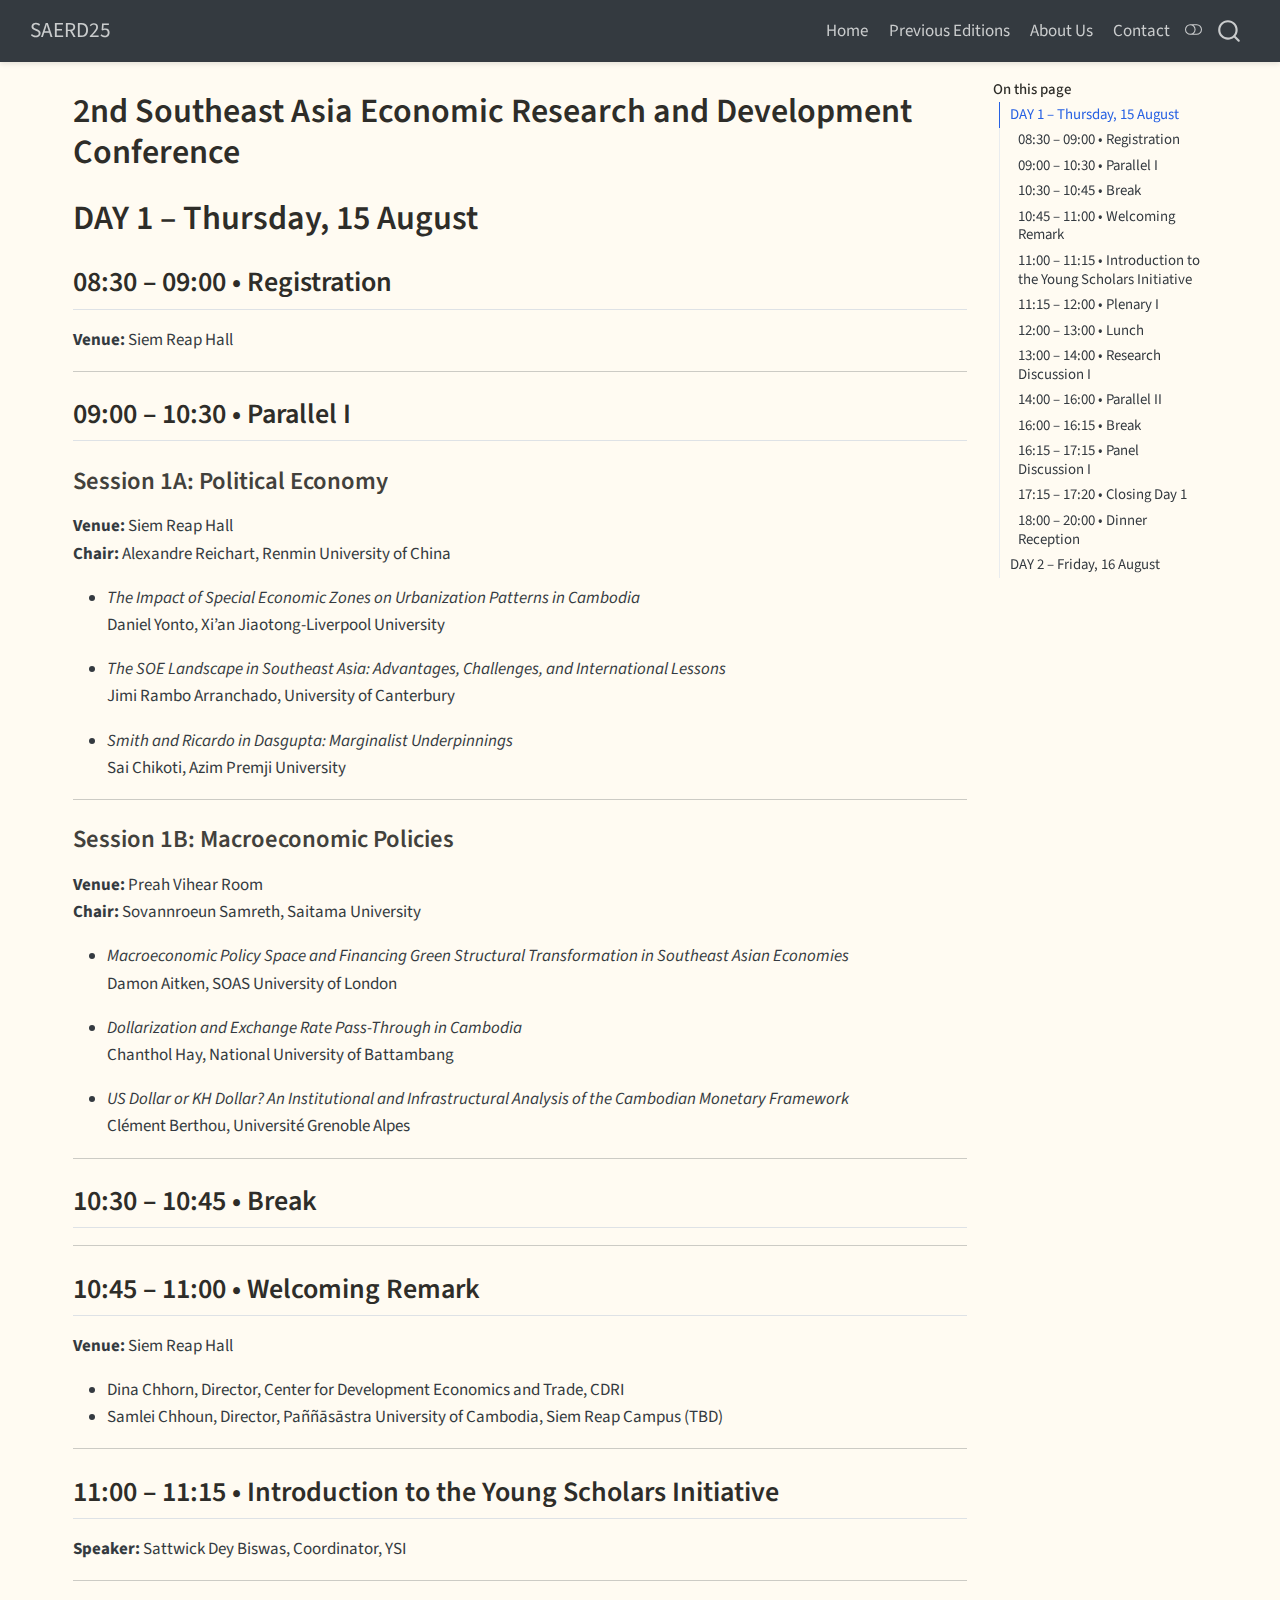
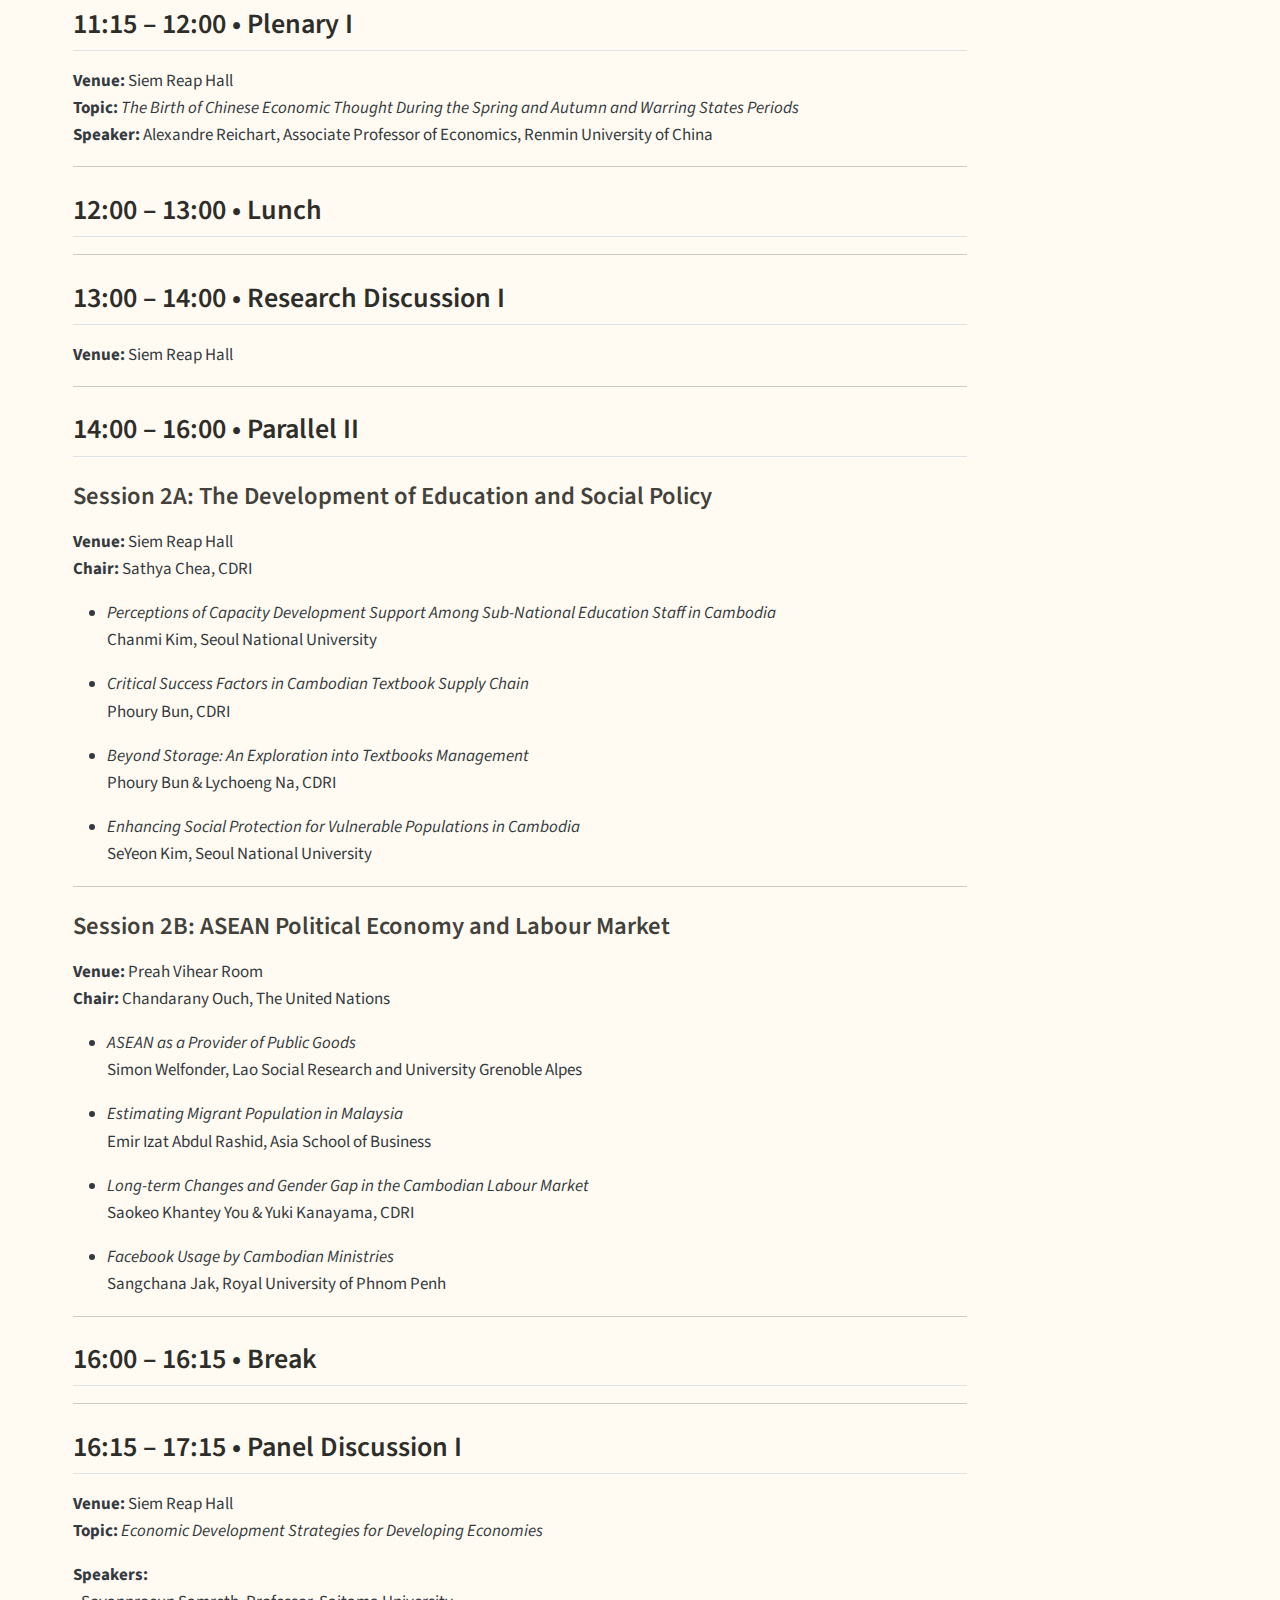
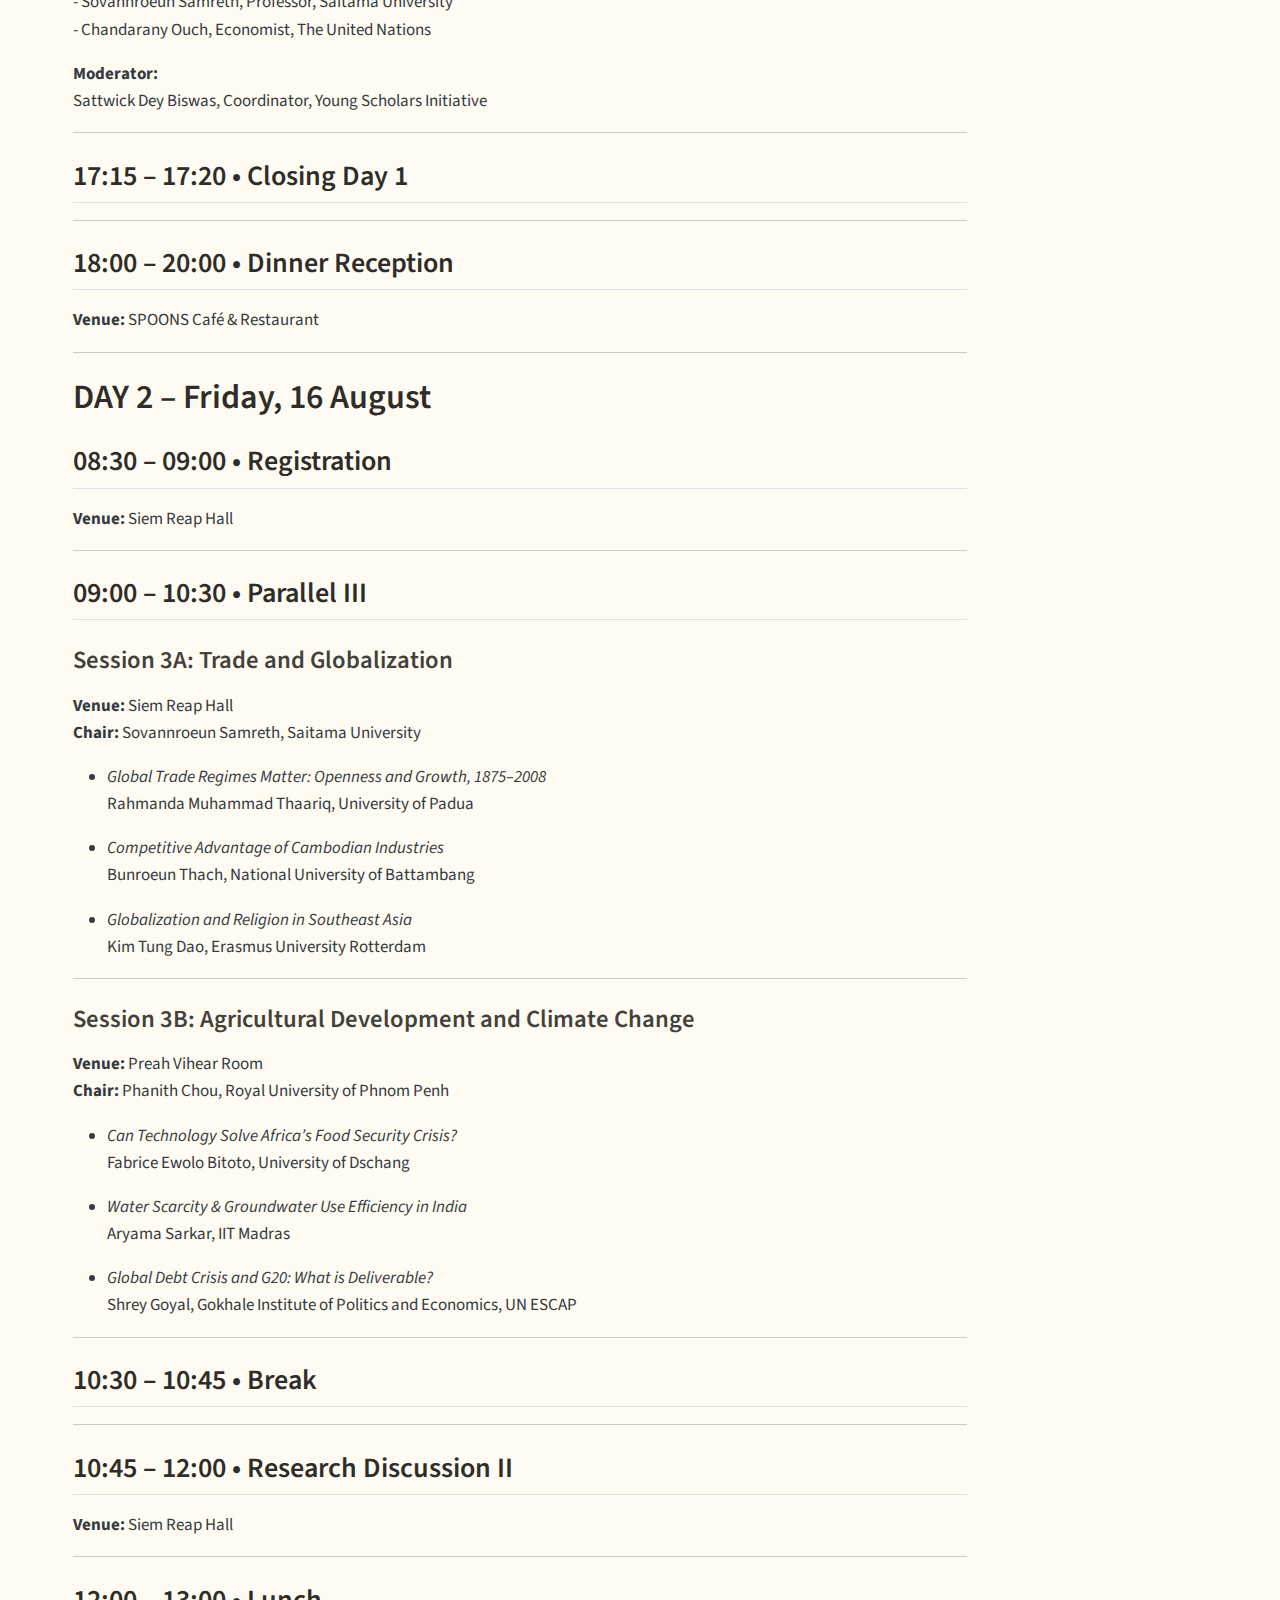
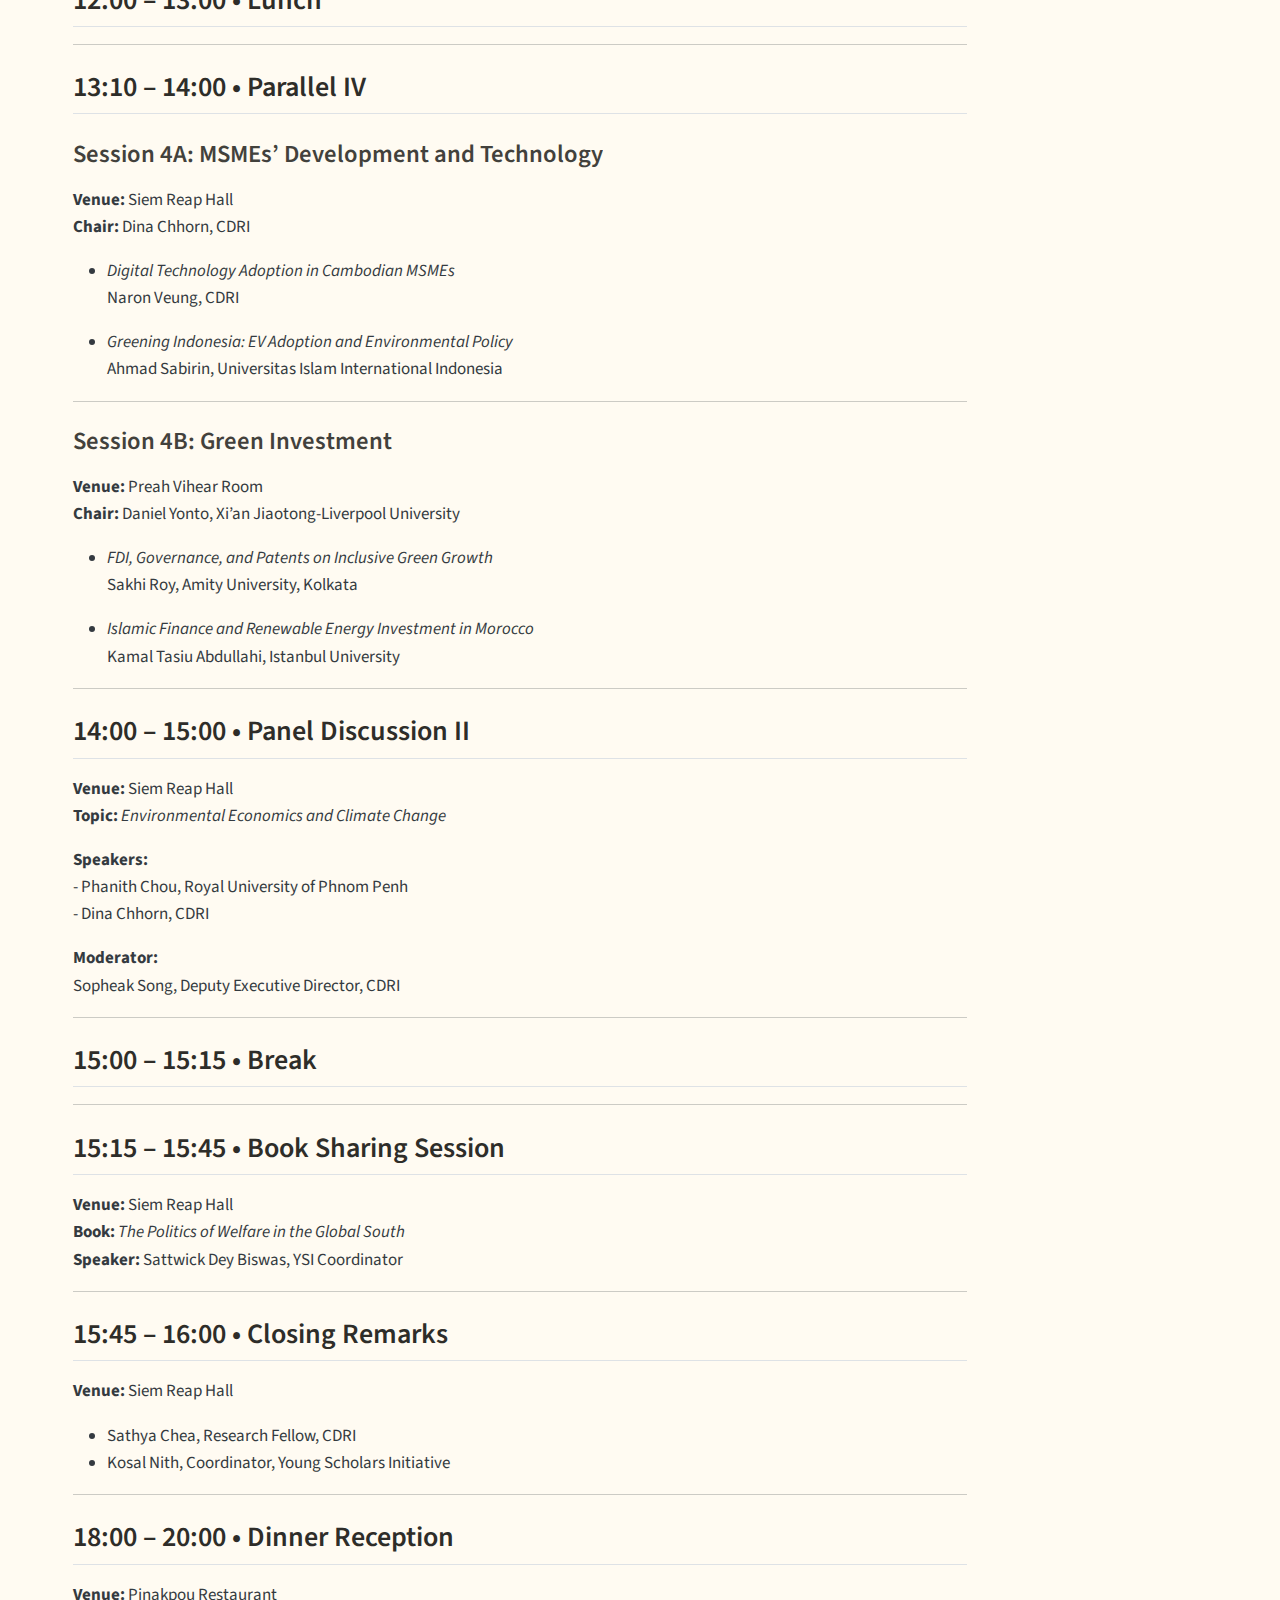
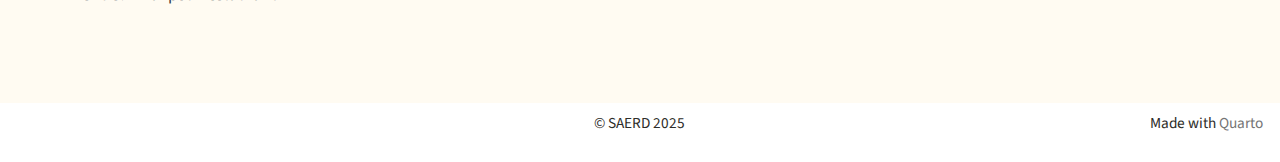
<file: docs/2024-edition.html>
<!DOCTYPE html>
<html xmlns="http://www.w3.org/1999/xhtml" lang="en" xml:lang="en"><head>

<meta charset="utf-8">
<meta name="generator" content="quarto-1.5.53">

<meta name="viewport" content="width=device-width, initial-scale=1.0, user-scalable=yes">


<title>2nd Southeast Asia Economic Research and Development Conference – SAERD25</title>
<style>
code{white-space: pre-wrap;}
span.smallcaps{font-variant: small-caps;}
div.columns{display: flex; gap: min(4vw, 1.5em);}
div.column{flex: auto; overflow-x: auto;}
div.hanging-indent{margin-left: 1.5em; text-indent: -1.5em;}
ul.task-list{list-style: none;}
ul.task-list li input[type="checkbox"] {
  width: 0.8em;
  margin: 0 0.8em 0.2em -1em; /* quarto-specific, see https://github.com/quarto-dev/quarto-cli/issues/4556 */ 
  vertical-align: middle;
}
</style>


<script src="site_libs/quarto-nav/quarto-nav.js"></script>
<script src="site_libs/clipboard/clipboard.min.js"></script>
<script src="site_libs/quarto-search/autocomplete.umd.js"></script>
<script src="site_libs/quarto-search/fuse.min.js"></script>
<script src="site_libs/quarto-search/quarto-search.js"></script>
<meta name="quarto:offset" content="./">
<script src="site_libs/quarto-html/quarto.js"></script>
<script src="site_libs/quarto-html/popper.min.js"></script>
<script src="site_libs/quarto-html/tippy.umd.min.js"></script>
<script src="site_libs/quarto-html/anchor.min.js"></script>
<link href="site_libs/quarto-html/tippy.css" rel="stylesheet">
<link href="site_libs/quarto-html/quarto-syntax-highlighting.css" rel="stylesheet" class="quarto-color-scheme" id="quarto-text-highlighting-styles">
<link href="site_libs/quarto-html/quarto-syntax-highlighting-dark.css" rel="prefetch" class="quarto-color-scheme quarto-color-alternate" id="quarto-text-highlighting-styles">
<script src="site_libs/bootstrap/bootstrap.min.js"></script>
<link href="site_libs/bootstrap/bootstrap-icons.css" rel="stylesheet">
<link href="site_libs/bootstrap/bootstrap.min.css" rel="stylesheet" class="quarto-color-scheme" id="quarto-bootstrap" data-mode="light">
<link href="site_libs/bootstrap/bootstrap-dark.min.css" rel="prefetch" class="quarto-color-scheme quarto-color-alternate" id="quarto-bootstrap" data-mode="light">
<script id="quarto-search-options" type="application/json">{
  "location": "navbar",
  "copy-button": false,
  "collapse-after": 3,
  "panel-placement": "end",
  "type": "overlay",
  "limit": 50,
  "keyboard-shortcut": [
    "f",
    "/",
    "s"
  ],
  "show-item-context": false,
  "language": {
    "search-no-results-text": "No results",
    "search-matching-documents-text": "matching documents",
    "search-copy-link-title": "Copy link to search",
    "search-hide-matches-text": "Hide additional matches",
    "search-more-match-text": "more match in this document",
    "search-more-matches-text": "more matches in this document",
    "search-clear-button-title": "Clear",
    "search-text-placeholder": "",
    "search-detached-cancel-button-title": "Cancel",
    "search-submit-button-title": "Submit",
    "search-label": "Search"
  }
}</script>


</head>

<body class="nav-fixed">

<div id="quarto-search-results"></div>
  <header id="quarto-header" class="headroom fixed-top">
    <nav class="navbar navbar-expand-lg " data-bs-theme="dark">
      <div class="navbar-container container-fluid">
      <div class="navbar-brand-container mx-auto">
    <a class="navbar-brand" href="./index.html">
    <span class="navbar-title">SAERD25</span>
    </a>
  </div>
            <div id="quarto-search" class="" title="Search"></div>
          <button class="navbar-toggler" type="button" data-bs-toggle="collapse" data-bs-target="#navbarCollapse" aria-controls="navbarCollapse" role="menu" aria-expanded="false" aria-label="Toggle navigation" onclick="if (window.quartoToggleHeadroom) { window.quartoToggleHeadroom(); }">
  <span class="navbar-toggler-icon"></span>
</button>
          <div class="collapse navbar-collapse" id="navbarCollapse">
            <ul class="navbar-nav navbar-nav-scroll ms-auto">
  <li class="nav-item">
    <a class="nav-link" href="./index.html"> 
<span class="menu-text">Home</span></a>
  </li>  
  <li class="nav-item">
    <a class="nav-link" href="./past-editions.qmd"> 
<span class="menu-text">Previous Editions</span></a>
  </li>  
  <li class="nav-item">
    <a class="nav-link" href="./about.html"> 
<span class="menu-text">About Us</span></a>
  </li>  
  <li class="nav-item">
    <a class="nav-link" href="./contact.html"> 
<span class="menu-text">Contact</span></a>
  </li>  
</ul>
          </div> <!-- /navcollapse -->
            <div class="quarto-navbar-tools">
  <a href="" class="quarto-color-scheme-toggle quarto-navigation-tool  px-1" onclick="window.quartoToggleColorScheme(); return false;" title="Toggle dark mode"><i class="bi"></i></a>
</div>
      </div> <!-- /container-fluid -->
    </nav>
</header>
<!-- content -->
<div id="quarto-content" class="quarto-container page-columns page-rows-contents page-layout-full page-navbar">
<!-- sidebar -->
<!-- margin-sidebar -->
    <div id="quarto-margin-sidebar" class="sidebar margin-sidebar">
        <nav id="TOC" role="doc-toc" class="toc-active">
    <h2 id="toc-title">On this page</h2>
   
  <ul>
  <li><a href="#day-1-thursday-15-august" id="toc-day-1-thursday-15-august" class="nav-link active" data-scroll-target="#day-1-thursday-15-august">DAY 1 – Thursday, 15 August</a>
  <ul class="collapse">
  <li><a href="#registration" id="toc-registration" class="nav-link" data-scroll-target="#registration">08:30 – 09:00 • Registration</a></li>
  <li><a href="#parallel-i" id="toc-parallel-i" class="nav-link" data-scroll-target="#parallel-i">09:00 – 10:30 • Parallel I</a>
  <ul class="collapse">
  <li><a href="#session-1a-political-economy" id="toc-session-1a-political-economy" class="nav-link" data-scroll-target="#session-1a-political-economy">Session 1A: Political Economy</a></li>
  <li><a href="#session-1b-macroeconomic-policies" id="toc-session-1b-macroeconomic-policies" class="nav-link" data-scroll-target="#session-1b-macroeconomic-policies">Session 1B: Macroeconomic Policies</a></li>
  </ul></li>
  <li><a href="#break" id="toc-break" class="nav-link" data-scroll-target="#break">10:30 – 10:45 • Break</a></li>
  <li><a href="#welcoming-remark" id="toc-welcoming-remark" class="nav-link" data-scroll-target="#welcoming-remark">10:45 – 11:00 • Welcoming Remark</a></li>
  <li><a href="#introduction-to-the-young-scholars-initiative" id="toc-introduction-to-the-young-scholars-initiative" class="nav-link" data-scroll-target="#introduction-to-the-young-scholars-initiative">11:00 – 11:15 • Introduction to the Young Scholars Initiative</a></li>
  <li><a href="#plenary-i" id="toc-plenary-i" class="nav-link" data-scroll-target="#plenary-i">11:15 – 12:00 • Plenary I</a></li>
  <li><a href="#lunch" id="toc-lunch" class="nav-link" data-scroll-target="#lunch">12:00 – 13:00 • Lunch</a></li>
  <li><a href="#research-discussion-i" id="toc-research-discussion-i" class="nav-link" data-scroll-target="#research-discussion-i">13:00 – 14:00 • Research Discussion I</a></li>
  <li><a href="#parallel-ii" id="toc-parallel-ii" class="nav-link" data-scroll-target="#parallel-ii">14:00 – 16:00 • Parallel II</a>
  <ul class="collapse">
  <li><a href="#session-2a-the-development-of-education-and-social-policy" id="toc-session-2a-the-development-of-education-and-social-policy" class="nav-link" data-scroll-target="#session-2a-the-development-of-education-and-social-policy">Session 2A: The Development of Education and Social Policy</a></li>
  <li><a href="#session-2b-asean-political-economy-and-labour-market" id="toc-session-2b-asean-political-economy-and-labour-market" class="nav-link" data-scroll-target="#session-2b-asean-political-economy-and-labour-market">Session 2B: ASEAN Political Economy and Labour Market</a></li>
  </ul></li>
  <li><a href="#break-1" id="toc-break-1" class="nav-link" data-scroll-target="#break-1">16:00 – 16:15 • Break</a></li>
  <li><a href="#panel-discussion-i" id="toc-panel-discussion-i" class="nav-link" data-scroll-target="#panel-discussion-i">16:15 – 17:15 • Panel Discussion I</a></li>
  <li><a href="#closing-day-1" id="toc-closing-day-1" class="nav-link" data-scroll-target="#closing-day-1">17:15 – 17:20 • Closing Day 1</a></li>
  <li><a href="#dinner-reception" id="toc-dinner-reception" class="nav-link" data-scroll-target="#dinner-reception">18:00 – 20:00 • Dinner Reception</a></li>
  </ul></li>
  <li><a href="#day-2-friday-16-august" id="toc-day-2-friday-16-august" class="nav-link" data-scroll-target="#day-2-friday-16-august">DAY 2 – Friday, 16 August</a>
  <ul class="collapse">
  <li><a href="#registration-1" id="toc-registration-1" class="nav-link" data-scroll-target="#registration-1">08:30 – 09:00 • Registration</a></li>
  <li><a href="#parallel-iii" id="toc-parallel-iii" class="nav-link" data-scroll-target="#parallel-iii">09:00 – 10:30 • Parallel III</a>
  <ul class="collapse">
  <li><a href="#session-3a-trade-and-globalization" id="toc-session-3a-trade-and-globalization" class="nav-link" data-scroll-target="#session-3a-trade-and-globalization">Session 3A: Trade and Globalization</a></li>
  <li><a href="#session-3b-agricultural-development-and-climate-change" id="toc-session-3b-agricultural-development-and-climate-change" class="nav-link" data-scroll-target="#session-3b-agricultural-development-and-climate-change">Session 3B: Agricultural Development and Climate Change</a></li>
  </ul></li>
  <li><a href="#break-2" id="toc-break-2" class="nav-link" data-scroll-target="#break-2">10:30 – 10:45 • Break</a></li>
  <li><a href="#research-discussion-ii" id="toc-research-discussion-ii" class="nav-link" data-scroll-target="#research-discussion-ii">10:45 – 12:00 • Research Discussion II</a></li>
  <li><a href="#lunch-1" id="toc-lunch-1" class="nav-link" data-scroll-target="#lunch-1">12:00 – 13:00 • Lunch</a></li>
  <li><a href="#parallel-iv" id="toc-parallel-iv" class="nav-link" data-scroll-target="#parallel-iv">13:10 – 14:00 • Parallel IV</a>
  <ul class="collapse">
  <li><a href="#session-4a-msmes-development-and-technology" id="toc-session-4a-msmes-development-and-technology" class="nav-link" data-scroll-target="#session-4a-msmes-development-and-technology">Session 4A: MSMEs’ Development and Technology</a></li>
  <li><a href="#session-4b-green-investment" id="toc-session-4b-green-investment" class="nav-link" data-scroll-target="#session-4b-green-investment">Session 4B: Green Investment</a></li>
  </ul></li>
  <li><a href="#panel-discussion-ii" id="toc-panel-discussion-ii" class="nav-link" data-scroll-target="#panel-discussion-ii">14:00 – 15:00 • Panel Discussion II</a></li>
  <li><a href="#break-3" id="toc-break-3" class="nav-link" data-scroll-target="#break-3">15:00 – 15:15 • Break</a></li>
  <li><a href="#book-sharing-session" id="toc-book-sharing-session" class="nav-link" data-scroll-target="#book-sharing-session">15:15 – 15:45 • Book Sharing Session</a></li>
  <li><a href="#closing-remarks" id="toc-closing-remarks" class="nav-link" data-scroll-target="#closing-remarks">15:45 – 16:00 • Closing Remarks</a></li>
  <li><a href="#dinner-reception-1" id="toc-dinner-reception-1" class="nav-link" data-scroll-target="#dinner-reception-1">18:00 – 20:00 • Dinner Reception</a></li>
  </ul></li>
  </ul>
</nav>
    </div>
<!-- main -->
<main class="content column-page-left" id="quarto-document-content">

<header id="title-block-header" class="quarto-title-block default">
<div class="quarto-title">
<h1 class="title">2nd Southeast Asia Economic Research and Development Conference</h1>
</div>



<div class="quarto-title-meta column-page-left">

    
  
    
  </div>
  


</header>


<section id="day-1-thursday-15-august" class="level1">
<h1>DAY 1 – Thursday, 15 August</h1>
<section id="registration" class="level2">
<h2 class="anchored" data-anchor-id="registration">08:30 – 09:00 • Registration</h2>
<p><strong>Venue:</strong> Siem Reap Hall</p>
<hr>
</section>
<section id="parallel-i" class="level2">
<h2 class="anchored" data-anchor-id="parallel-i">09:00 – 10:30 • Parallel I</h2>
<section id="session-1a-political-economy" class="level3">
<h3 class="anchored" data-anchor-id="session-1a-political-economy">Session 1A: Political Economy</h3>
<p><strong>Venue:</strong> Siem Reap Hall<br>
<strong>Chair:</strong> Alexandre Reichart, Renmin University of China</p>
<ul>
<li><p><em>The Impact of Special Economic Zones on Urbanization Patterns in Cambodia</em><br>
Daniel Yonto, Xi’an Jiaotong-Liverpool University</p></li>
<li><p><em>The SOE Landscape in Southeast Asia: Advantages, Challenges, and International Lessons</em><br>
Jimi Rambo Arranchado, University of Canterbury</p></li>
<li><p><em>Smith and Ricardo in Dasgupta: Marginalist Underpinnings</em><br>
Sai Chikoti, Azim Premji University</p></li>
</ul>
<hr>
</section>
<section id="session-1b-macroeconomic-policies" class="level3">
<h3 class="anchored" data-anchor-id="session-1b-macroeconomic-policies">Session 1B: Macroeconomic Policies</h3>
<p><strong>Venue:</strong> Preah Vihear Room<br>
<strong>Chair:</strong> Sovannroeun Samreth, Saitama University</p>
<ul>
<li><p><em>Macroeconomic Policy Space and Financing Green Structural Transformation in Southeast Asian Economies</em><br>
Damon Aitken, SOAS University of London</p></li>
<li><p><em>Dollarization and Exchange Rate Pass-Through in Cambodia</em><br>
Chanthol Hay, National University of Battambang</p></li>
<li><p><em>US Dollar or KH Dollar? An Institutional and Infrastructural Analysis of the Cambodian Monetary Framework</em><br>
Clément Berthou, Université Grenoble Alpes</p></li>
</ul>
<hr>
</section>
</section>
<section id="break" class="level2">
<h2 class="anchored" data-anchor-id="break">10:30 – 10:45 • Break</h2>
<hr>
</section>
<section id="welcoming-remark" class="level2">
<h2 class="anchored" data-anchor-id="welcoming-remark">10:45 – 11:00 • Welcoming Remark</h2>
<p><strong>Venue:</strong> Siem Reap Hall</p>
<ul>
<li>Dina Chhorn, Director, Center for Development Economics and Trade, CDRI<br>
</li>
<li>Samlei Chhoun, Director, Paññāsāstra University of Cambodia, Siem Reap Campus (TBD)</li>
</ul>
<hr>
</section>
<section id="introduction-to-the-young-scholars-initiative" class="level2">
<h2 class="anchored" data-anchor-id="introduction-to-the-young-scholars-initiative">11:00 – 11:15 • Introduction to the Young Scholars Initiative</h2>
<p><strong>Speaker:</strong> Sattwick Dey Biswas, Coordinator, YSI</p>
<hr>
</section>
<section id="plenary-i" class="level2">
<h2 class="anchored" data-anchor-id="plenary-i">11:15 – 12:00 • Plenary I</h2>
<p><strong>Venue:</strong> Siem Reap Hall<br>
<strong>Topic:</strong> <em>The Birth of Chinese Economic Thought During the Spring and Autumn and Warring States Periods</em><br>
<strong>Speaker:</strong> Alexandre Reichart, Associate Professor of Economics, Renmin University of China</p>
<hr>
</section>
<section id="lunch" class="level2">
<h2 class="anchored" data-anchor-id="lunch">12:00 – 13:00 • Lunch</h2>
<hr>
</section>
<section id="research-discussion-i" class="level2">
<h2 class="anchored" data-anchor-id="research-discussion-i">13:00 – 14:00 • Research Discussion I</h2>
<p><strong>Venue:</strong> Siem Reap Hall</p>
<hr>
</section>
<section id="parallel-ii" class="level2">
<h2 class="anchored" data-anchor-id="parallel-ii">14:00 – 16:00 • Parallel II</h2>
<section id="session-2a-the-development-of-education-and-social-policy" class="level3">
<h3 class="anchored" data-anchor-id="session-2a-the-development-of-education-and-social-policy">Session 2A: The Development of Education and Social Policy</h3>
<p><strong>Venue:</strong> Siem Reap Hall<br>
<strong>Chair:</strong> Sathya Chea, CDRI</p>
<ul>
<li><p><em>Perceptions of Capacity Development Support Among Sub-National Education Staff in Cambodia</em><br>
Chanmi Kim, Seoul National University</p></li>
<li><p><em>Critical Success Factors in Cambodian Textbook Supply Chain</em><br>
Phoury Bun, CDRI</p></li>
<li><p><em>Beyond Storage: An Exploration into Textbooks Management</em><br>
Phoury Bun &amp; Lychoeng Na, CDRI</p></li>
<li><p><em>Enhancing Social Protection for Vulnerable Populations in Cambodia</em><br>
SeYeon Kim, Seoul National University</p></li>
</ul>
<hr>
</section>
<section id="session-2b-asean-political-economy-and-labour-market" class="level3">
<h3 class="anchored" data-anchor-id="session-2b-asean-political-economy-and-labour-market">Session 2B: ASEAN Political Economy and Labour Market</h3>
<p><strong>Venue:</strong> Preah Vihear Room<br>
<strong>Chair:</strong> Chandarany Ouch, The United Nations</p>
<ul>
<li><p><em>ASEAN as a Provider of Public Goods</em><br>
Simon Welfonder, Lao Social Research and University Grenoble Alpes</p></li>
<li><p><em>Estimating Migrant Population in Malaysia</em><br>
Emir Izat Abdul Rashid, Asia School of Business</p></li>
<li><p><em>Long-term Changes and Gender Gap in the Cambodian Labour Market</em><br>
Saokeo Khantey You &amp; Yuki Kanayama, CDRI</p></li>
<li><p><em>Facebook Usage by Cambodian Ministries</em><br>
Sangchana Jak, Royal University of Phnom Penh</p></li>
</ul>
<hr>
</section>
</section>
<section id="break-1" class="level2">
<h2 class="anchored" data-anchor-id="break-1">16:00 – 16:15 • Break</h2>
<hr>
</section>
<section id="panel-discussion-i" class="level2">
<h2 class="anchored" data-anchor-id="panel-discussion-i">16:15 – 17:15 • Panel Discussion I</h2>
<p><strong>Venue:</strong> Siem Reap Hall<br>
<strong>Topic:</strong> <em>Economic Development Strategies for Developing Economies</em></p>
<p><strong>Speakers:</strong><br>
- Sovannroeun Samreth, Professor, Saitama University<br>
- Chandarany Ouch, Economist, The United Nations</p>
<p><strong>Moderator:</strong><br>
Sattwick Dey Biswas, Coordinator, Young Scholars Initiative</p>
<hr>
</section>
<section id="closing-day-1" class="level2">
<h2 class="anchored" data-anchor-id="closing-day-1">17:15 – 17:20 • Closing Day 1</h2>
<hr>
</section>
<section id="dinner-reception" class="level2">
<h2 class="anchored" data-anchor-id="dinner-reception">18:00 – 20:00 • Dinner Reception</h2>
<p><strong>Venue:</strong> SPOONS Café &amp; Restaurant</p>
<hr>
</section>
</section>
<section id="day-2-friday-16-august" class="level1">
<h1>DAY 2 – Friday, 16 August</h1>
<section id="registration-1" class="level2">
<h2 class="anchored" data-anchor-id="registration-1">08:30 – 09:00 • Registration</h2>
<p><strong>Venue:</strong> Siem Reap Hall</p>
<hr>
</section>
<section id="parallel-iii" class="level2">
<h2 class="anchored" data-anchor-id="parallel-iii">09:00 – 10:30 • Parallel III</h2>
<section id="session-3a-trade-and-globalization" class="level3">
<h3 class="anchored" data-anchor-id="session-3a-trade-and-globalization">Session 3A: Trade and Globalization</h3>
<p><strong>Venue:</strong> Siem Reap Hall<br>
<strong>Chair:</strong> Sovannroeun Samreth, Saitama University</p>
<ul>
<li><p><em>Global Trade Regimes Matter: Openness and Growth, 1875–2008</em><br>
Rahmanda Muhammad Thaariq, University of Padua</p></li>
<li><p><em>Competitive Advantage of Cambodian Industries</em><br>
Bunroeun Thach, National University of Battambang</p></li>
<li><p><em>Globalization and Religion in Southeast Asia</em><br>
Kim Tung Dao, Erasmus University Rotterdam</p></li>
</ul>
<hr>
</section>
<section id="session-3b-agricultural-development-and-climate-change" class="level3">
<h3 class="anchored" data-anchor-id="session-3b-agricultural-development-and-climate-change">Session 3B: Agricultural Development and Climate Change</h3>
<p><strong>Venue:</strong> Preah Vihear Room<br>
<strong>Chair:</strong> Phanith Chou, Royal University of Phnom Penh</p>
<ul>
<li><p><em>Can Technology Solve Africa’s Food Security Crisis?</em><br>
Fabrice Ewolo Bitoto, University of Dschang</p></li>
<li><p><em>Water Scarcity &amp; Groundwater Use Efficiency in India</em><br>
Aryama Sarkar, IIT Madras</p></li>
<li><p><em>Global Debt Crisis and G20: What is Deliverable?</em><br>
Shrey Goyal, Gokhale Institute of Politics and Economics, UN ESCAP</p></li>
</ul>
<hr>
</section>
</section>
<section id="break-2" class="level2">
<h2 class="anchored" data-anchor-id="break-2">10:30 – 10:45 • Break</h2>
<hr>
</section>
<section id="research-discussion-ii" class="level2">
<h2 class="anchored" data-anchor-id="research-discussion-ii">10:45 – 12:00 • Research Discussion II</h2>
<p><strong>Venue:</strong> Siem Reap Hall</p>
<hr>
</section>
<section id="lunch-1" class="level2">
<h2 class="anchored" data-anchor-id="lunch-1">12:00 – 13:00 • Lunch</h2>
<hr>
</section>
<section id="parallel-iv" class="level2">
<h2 class="anchored" data-anchor-id="parallel-iv">13:10 – 14:00 • Parallel IV</h2>
<section id="session-4a-msmes-development-and-technology" class="level3">
<h3 class="anchored" data-anchor-id="session-4a-msmes-development-and-technology">Session 4A: MSMEs’ Development and Technology</h3>
<p><strong>Venue:</strong> Siem Reap Hall<br>
<strong>Chair:</strong> Dina Chhorn, CDRI</p>
<ul>
<li><p><em>Digital Technology Adoption in Cambodian MSMEs</em><br>
Naron Veung, CDRI</p></li>
<li><p><em>Greening Indonesia: EV Adoption and Environmental Policy</em><br>
Ahmad Sabirin, Universitas Islam International Indonesia</p></li>
</ul>
<hr>
</section>
<section id="session-4b-green-investment" class="level3">
<h3 class="anchored" data-anchor-id="session-4b-green-investment">Session 4B: Green Investment</h3>
<p><strong>Venue:</strong> Preah Vihear Room<br>
<strong>Chair:</strong> Daniel Yonto, Xi’an Jiaotong-Liverpool University</p>
<ul>
<li><p><em>FDI, Governance, and Patents on Inclusive Green Growth</em><br>
Sakhi Roy, Amity University, Kolkata</p></li>
<li><p><em>Islamic Finance and Renewable Energy Investment in Morocco</em><br>
Kamal Tasiu Abdullahi, Istanbul University</p></li>
</ul>
<hr>
</section>
</section>
<section id="panel-discussion-ii" class="level2">
<h2 class="anchored" data-anchor-id="panel-discussion-ii">14:00 – 15:00 • Panel Discussion II</h2>
<p><strong>Venue:</strong> Siem Reap Hall<br>
<strong>Topic:</strong> <em>Environmental Economics and Climate Change</em></p>
<p><strong>Speakers:</strong><br>
- Phanith Chou, Royal University of Phnom Penh<br>
- Dina Chhorn, CDRI</p>
<p><strong>Moderator:</strong><br>
Sopheak Song, Deputy Executive Director, CDRI</p>
<hr>
</section>
<section id="break-3" class="level2">
<h2 class="anchored" data-anchor-id="break-3">15:00 – 15:15 • Break</h2>
<hr>
</section>
<section id="book-sharing-session" class="level2">
<h2 class="anchored" data-anchor-id="book-sharing-session">15:15 – 15:45 • Book Sharing Session</h2>
<p><strong>Venue:</strong> Siem Reap Hall<br>
<strong>Book:</strong> <em>The Politics of Welfare in the Global South</em><br>
<strong>Speaker:</strong> Sattwick Dey Biswas, YSI Coordinator</p>
<hr>
</section>
<section id="closing-remarks" class="level2">
<h2 class="anchored" data-anchor-id="closing-remarks">15:45 – 16:00 • Closing Remarks</h2>
<p><strong>Venue:</strong> Siem Reap Hall</p>
<ul>
<li>Sathya Chea, Research Fellow, CDRI<br>
</li>
<li>Kosal Nith, Coordinator, Young Scholars Initiative</li>
</ul>
<hr>
</section>
<section id="dinner-reception-1" class="level2">
<h2 class="anchored" data-anchor-id="dinner-reception-1">18:00 – 20:00 • Dinner Reception</h2>
<p><strong>Venue:</strong> Pinakpou Restaurant</p>


</section>
</section>

</main> <!-- /main -->
<script id="quarto-html-after-body" type="application/javascript">
window.document.addEventListener("DOMContentLoaded", function (event) {
  const toggleBodyColorMode = (bsSheetEl) => {
    const mode = bsSheetEl.getAttribute("data-mode");
    const bodyEl = window.document.querySelector("body");
    if (mode === "dark") {
      bodyEl.classList.add("quarto-dark");
      bodyEl.classList.remove("quarto-light");
    } else {
      bodyEl.classList.add("quarto-light");
      bodyEl.classList.remove("quarto-dark");
    }
  }
  const toggleBodyColorPrimary = () => {
    const bsSheetEl = window.document.querySelector("link#quarto-bootstrap");
    if (bsSheetEl) {
      toggleBodyColorMode(bsSheetEl);
    }
  }
  toggleBodyColorPrimary();  
  const disableStylesheet = (stylesheets) => {
    for (let i=0; i < stylesheets.length; i++) {
      const stylesheet = stylesheets[i];
      stylesheet.rel = 'prefetch';
    }
  }
  const enableStylesheet = (stylesheets) => {
    for (let i=0; i < stylesheets.length; i++) {
      const stylesheet = stylesheets[i];
      stylesheet.rel = 'stylesheet';
    }
  }
  const manageTransitions = (selector, allowTransitions) => {
    const els = window.document.querySelectorAll(selector);
    for (let i=0; i < els.length; i++) {
      const el = els[i];
      if (allowTransitions) {
        el.classList.remove('notransition');
      } else {
        el.classList.add('notransition');
      }
    }
  }
  const toggleGiscusIfUsed = (isAlternate, darkModeDefault) => {
    const baseTheme = document.querySelector('#giscus-base-theme')?.value ?? 'light';
    const alternateTheme = document.querySelector('#giscus-alt-theme')?.value ?? 'dark';
    let newTheme = '';
    if(darkModeDefault) {
      newTheme = isAlternate ? baseTheme : alternateTheme;
    } else {
      newTheme = isAlternate ? alternateTheme : baseTheme;
    }
    const changeGiscusTheme = () => {
      // From: https://github.com/giscus/giscus/issues/336
      const sendMessage = (message) => {
        const iframe = document.querySelector('iframe.giscus-frame');
        if (!iframe) return;
        iframe.contentWindow.postMessage({ giscus: message }, 'https://giscus.app');
      }
      sendMessage({
        setConfig: {
          theme: newTheme
        }
      });
    }
    const isGiscussLoaded = window.document.querySelector('iframe.giscus-frame') !== null;
    if (isGiscussLoaded) {
      changeGiscusTheme();
    }
  }
  const toggleColorMode = (alternate) => {
    // Switch the stylesheets
    const alternateStylesheets = window.document.querySelectorAll('link.quarto-color-scheme.quarto-color-alternate');
    manageTransitions('#quarto-margin-sidebar .nav-link', false);
    if (alternate) {
      enableStylesheet(alternateStylesheets);
      for (const sheetNode of alternateStylesheets) {
        if (sheetNode.id === "quarto-bootstrap") {
          toggleBodyColorMode(sheetNode);
        }
      }
    } else {
      disableStylesheet(alternateStylesheets);
      toggleBodyColorPrimary();
    }
    manageTransitions('#quarto-margin-sidebar .nav-link', true);
    // Switch the toggles
    const toggles = window.document.querySelectorAll('.quarto-color-scheme-toggle');
    for (let i=0; i < toggles.length; i++) {
      const toggle = toggles[i];
      if (toggle) {
        if (alternate) {
          toggle.classList.add("alternate");     
        } else {
          toggle.classList.remove("alternate");
        }
      }
    }
    // Hack to workaround the fact that safari doesn't
    // properly recolor the scrollbar when toggling (#1455)
    if (navigator.userAgent.indexOf('Safari') > 0 && navigator.userAgent.indexOf('Chrome') == -1) {
      manageTransitions("body", false);
      window.scrollTo(0, 1);
      setTimeout(() => {
        window.scrollTo(0, 0);
        manageTransitions("body", true);
      }, 40);  
    }
  }
  const isFileUrl = () => { 
    return window.location.protocol === 'file:';
  }
  const hasAlternateSentinel = () => {  
    let styleSentinel = getColorSchemeSentinel();
    if (styleSentinel !== null) {
      return styleSentinel === "alternate";
    } else {
      return false;
    }
  }
  const setStyleSentinel = (alternate) => {
    const value = alternate ? "alternate" : "default";
    if (!isFileUrl()) {
      window.localStorage.setItem("quarto-color-scheme", value);
    } else {
      localAlternateSentinel = value;
    }
  }
  const getColorSchemeSentinel = () => {
    if (!isFileUrl()) {
      const storageValue = window.localStorage.getItem("quarto-color-scheme");
      return storageValue != null ? storageValue : localAlternateSentinel;
    } else {
      return localAlternateSentinel;
    }
  }
  const darkModeDefault = false;
  let localAlternateSentinel = darkModeDefault ? 'alternate' : 'default';
  // Dark / light mode switch
  window.quartoToggleColorScheme = () => {
    // Read the current dark / light value 
    let toAlternate = !hasAlternateSentinel();
    toggleColorMode(toAlternate);
    setStyleSentinel(toAlternate);
    toggleGiscusIfUsed(toAlternate, darkModeDefault);
  };
  // Ensure there is a toggle, if there isn't float one in the top right
  if (window.document.querySelector('.quarto-color-scheme-toggle') === null) {
    const a = window.document.createElement('a');
    a.classList.add('top-right');
    a.classList.add('quarto-color-scheme-toggle');
    a.href = "";
    a.onclick = function() { try { window.quartoToggleColorScheme(); } catch {} return false; };
    const i = window.document.createElement("i");
    i.classList.add('bi');
    a.appendChild(i);
    window.document.body.appendChild(a);
  }
  // Switch to dark mode if need be
  if (hasAlternateSentinel()) {
    toggleColorMode(true);
  } else {
    toggleColorMode(false);
  }
  const icon = "";
  const anchorJS = new window.AnchorJS();
  anchorJS.options = {
    placement: 'right',
    icon: icon
  };
  anchorJS.add('.anchored');
  const isCodeAnnotation = (el) => {
    for (const clz of el.classList) {
      if (clz.startsWith('code-annotation-')) {                     
        return true;
      }
    }
    return false;
  }
  const onCopySuccess = function(e) {
    // button target
    const button = e.trigger;
    // don't keep focus
    button.blur();
    // flash "checked"
    button.classList.add('code-copy-button-checked');
    var currentTitle = button.getAttribute("title");
    button.setAttribute("title", "Copied!");
    let tooltip;
    if (window.bootstrap) {
      button.setAttribute("data-bs-toggle", "tooltip");
      button.setAttribute("data-bs-placement", "left");
      button.setAttribute("data-bs-title", "Copied!");
      tooltip = new bootstrap.Tooltip(button, 
        { trigger: "manual", 
          customClass: "code-copy-button-tooltip",
          offset: [0, -8]});
      tooltip.show();    
    }
    setTimeout(function() {
      if (tooltip) {
        tooltip.hide();
        button.removeAttribute("data-bs-title");
        button.removeAttribute("data-bs-toggle");
        button.removeAttribute("data-bs-placement");
      }
      button.setAttribute("title", currentTitle);
      button.classList.remove('code-copy-button-checked');
    }, 1000);
    // clear code selection
    e.clearSelection();
  }
  const getTextToCopy = function(trigger) {
      const codeEl = trigger.previousElementSibling.cloneNode(true);
      for (const childEl of codeEl.children) {
        if (isCodeAnnotation(childEl)) {
          childEl.remove();
        }
      }
      return codeEl.innerText;
  }
  const clipboard = new window.ClipboardJS('.code-copy-button:not([data-in-quarto-modal])', {
    text: getTextToCopy
  });
  clipboard.on('success', onCopySuccess);
  if (window.document.getElementById('quarto-embedded-source-code-modal')) {
    // For code content inside modals, clipBoardJS needs to be initialized with a container option
    // TODO: Check when it could be a function (https://github.com/zenorocha/clipboard.js/issues/860)
    const clipboardModal = new window.ClipboardJS('.code-copy-button[data-in-quarto-modal]', {
      text: getTextToCopy,
      container: window.document.getElementById('quarto-embedded-source-code-modal')
    });
    clipboardModal.on('success', onCopySuccess);
  }
    var localhostRegex = new RegExp(/^(?:http|https):\/\/localhost\:?[0-9]*\//);
    var mailtoRegex = new RegExp(/^mailto:/);
      var filterRegex = new RegExp('/' + window.location.host + '/');
    var isInternal = (href) => {
        return filterRegex.test(href) || localhostRegex.test(href) || mailtoRegex.test(href);
    }
    // Inspect non-navigation links and adorn them if external
 	var links = window.document.querySelectorAll('a[href]:not(.nav-link):not(.navbar-brand):not(.toc-action):not(.sidebar-link):not(.sidebar-item-toggle):not(.pagination-link):not(.no-external):not([aria-hidden]):not(.dropdown-item):not(.quarto-navigation-tool):not(.about-link)');
    for (var i=0; i<links.length; i++) {
      const link = links[i];
      if (!isInternal(link.href)) {
        // undo the damage that might have been done by quarto-nav.js in the case of
        // links that we want to consider external
        if (link.dataset.originalHref !== undefined) {
          link.href = link.dataset.originalHref;
        }
      }
    }
  function tippyHover(el, contentFn, onTriggerFn, onUntriggerFn) {
    const config = {
      allowHTML: true,
      maxWidth: 500,
      delay: 100,
      arrow: false,
      appendTo: function(el) {
          return el.parentElement;
      },
      interactive: true,
      interactiveBorder: 10,
      theme: 'quarto',
      placement: 'bottom-start',
    };
    if (contentFn) {
      config.content = contentFn;
    }
    if (onTriggerFn) {
      config.onTrigger = onTriggerFn;
    }
    if (onUntriggerFn) {
      config.onUntrigger = onUntriggerFn;
    }
    window.tippy(el, config); 
  }
  const noterefs = window.document.querySelectorAll('a[role="doc-noteref"]');
  for (var i=0; i<noterefs.length; i++) {
    const ref = noterefs[i];
    tippyHover(ref, function() {
      // use id or data attribute instead here
      let href = ref.getAttribute('data-footnote-href') || ref.getAttribute('href');
      try { href = new URL(href).hash; } catch {}
      const id = href.replace(/^#\/?/, "");
      const note = window.document.getElementById(id);
      if (note) {
        return note.innerHTML;
      } else {
        return "";
      }
    });
  }
  const xrefs = window.document.querySelectorAll('a.quarto-xref');
  const processXRef = (id, note) => {
    // Strip column container classes
    const stripColumnClz = (el) => {
      el.classList.remove("page-full", "page-columns");
      if (el.children) {
        for (const child of el.children) {
          stripColumnClz(child);
        }
      }
    }
    stripColumnClz(note)
    if (id === null || id.startsWith('sec-')) {
      // Special case sections, only their first couple elements
      const container = document.createElement("div");
      if (note.children && note.children.length > 2) {
        container.appendChild(note.children[0].cloneNode(true));
        for (let i = 1; i < note.children.length; i++) {
          const child = note.children[i];
          if (child.tagName === "P" && child.innerText === "") {
            continue;
          } else {
            container.appendChild(child.cloneNode(true));
            break;
          }
        }
        if (window.Quarto?.typesetMath) {
          window.Quarto.typesetMath(container);
        }
        return container.innerHTML
      } else {
        if (window.Quarto?.typesetMath) {
          window.Quarto.typesetMath(note);
        }
        return note.innerHTML;
      }
    } else {
      // Remove any anchor links if they are present
      const anchorLink = note.querySelector('a.anchorjs-link');
      if (anchorLink) {
        anchorLink.remove();
      }
      if (window.Quarto?.typesetMath) {
        window.Quarto.typesetMath(note);
      }
      // TODO in 1.5, we should make sure this works without a callout special case
      if (note.classList.contains("callout")) {
        return note.outerHTML;
      } else {
        return note.innerHTML;
      }
    }
  }
  for (var i=0; i<xrefs.length; i++) {
    const xref = xrefs[i];
    tippyHover(xref, undefined, function(instance) {
      instance.disable();
      let url = xref.getAttribute('href');
      let hash = undefined; 
      if (url.startsWith('#')) {
        hash = url;
      } else {
        try { hash = new URL(url).hash; } catch {}
      }
      if (hash) {
        const id = hash.replace(/^#\/?/, "");
        const note = window.document.getElementById(id);
        if (note !== null) {
          try {
            const html = processXRef(id, note.cloneNode(true));
            instance.setContent(html);
          } finally {
            instance.enable();
            instance.show();
          }
        } else {
          // See if we can fetch this
          fetch(url.split('#')[0])
          .then(res => res.text())
          .then(html => {
            const parser = new DOMParser();
            const htmlDoc = parser.parseFromString(html, "text/html");
            const note = htmlDoc.getElementById(id);
            if (note !== null) {
              const html = processXRef(id, note);
              instance.setContent(html);
            } 
          }).finally(() => {
            instance.enable();
            instance.show();
          });
        }
      } else {
        // See if we can fetch a full url (with no hash to target)
        // This is a special case and we should probably do some content thinning / targeting
        fetch(url)
        .then(res => res.text())
        .then(html => {
          const parser = new DOMParser();
          const htmlDoc = parser.parseFromString(html, "text/html");
          const note = htmlDoc.querySelector('main.content');
          if (note !== null) {
            // This should only happen for chapter cross references
            // (since there is no id in the URL)
            // remove the first header
            if (note.children.length > 0 && note.children[0].tagName === "HEADER") {
              note.children[0].remove();
            }
            const html = processXRef(null, note);
            instance.setContent(html);
          } 
        }).finally(() => {
          instance.enable();
          instance.show();
        });
      }
    }, function(instance) {
    });
  }
      let selectedAnnoteEl;
      const selectorForAnnotation = ( cell, annotation) => {
        let cellAttr = 'data-code-cell="' + cell + '"';
        let lineAttr = 'data-code-annotation="' +  annotation + '"';
        const selector = 'span[' + cellAttr + '][' + lineAttr + ']';
        return selector;
      }
      const selectCodeLines = (annoteEl) => {
        const doc = window.document;
        const targetCell = annoteEl.getAttribute("data-target-cell");
        const targetAnnotation = annoteEl.getAttribute("data-target-annotation");
        const annoteSpan = window.document.querySelector(selectorForAnnotation(targetCell, targetAnnotation));
        const lines = annoteSpan.getAttribute("data-code-lines").split(",");
        const lineIds = lines.map((line) => {
          return targetCell + "-" + line;
        })
        let top = null;
        let height = null;
        let parent = null;
        if (lineIds.length > 0) {
            //compute the position of the single el (top and bottom and make a div)
            const el = window.document.getElementById(lineIds[0]);
            top = el.offsetTop;
            height = el.offsetHeight;
            parent = el.parentElement.parentElement;
          if (lineIds.length > 1) {
            const lastEl = window.document.getElementById(lineIds[lineIds.length - 1]);
            const bottom = lastEl.offsetTop + lastEl.offsetHeight;
            height = bottom - top;
          }
          if (top !== null && height !== null && parent !== null) {
            // cook up a div (if necessary) and position it 
            let div = window.document.getElementById("code-annotation-line-highlight");
            if (div === null) {
              div = window.document.createElement("div");
              div.setAttribute("id", "code-annotation-line-highlight");
              div.style.position = 'absolute';
              parent.appendChild(div);
            }
            div.style.top = top - 2 + "px";
            div.style.height = height + 4 + "px";
            div.style.left = 0;
            let gutterDiv = window.document.getElementById("code-annotation-line-highlight-gutter");
            if (gutterDiv === null) {
              gutterDiv = window.document.createElement("div");
              gutterDiv.setAttribute("id", "code-annotation-line-highlight-gutter");
              gutterDiv.style.position = 'absolute';
              const codeCell = window.document.getElementById(targetCell);
              const gutter = codeCell.querySelector('.code-annotation-gutter');
              gutter.appendChild(gutterDiv);
            }
            gutterDiv.style.top = top - 2 + "px";
            gutterDiv.style.height = height + 4 + "px";
          }
          selectedAnnoteEl = annoteEl;
        }
      };
      const unselectCodeLines = () => {
        const elementsIds = ["code-annotation-line-highlight", "code-annotation-line-highlight-gutter"];
        elementsIds.forEach((elId) => {
          const div = window.document.getElementById(elId);
          if (div) {
            div.remove();
          }
        });
        selectedAnnoteEl = undefined;
      };
        // Handle positioning of the toggle
    window.addEventListener(
      "resize",
      throttle(() => {
        elRect = undefined;
        if (selectedAnnoteEl) {
          selectCodeLines(selectedAnnoteEl);
        }
      }, 10)
    );
    function throttle(fn, ms) {
    let throttle = false;
    let timer;
      return (...args) => {
        if(!throttle) { // first call gets through
            fn.apply(this, args);
            throttle = true;
        } else { // all the others get throttled
            if(timer) clearTimeout(timer); // cancel #2
            timer = setTimeout(() => {
              fn.apply(this, args);
              timer = throttle = false;
            }, ms);
        }
      };
    }
      // Attach click handler to the DT
      const annoteDls = window.document.querySelectorAll('dt[data-target-cell]');
      for (const annoteDlNode of annoteDls) {
        annoteDlNode.addEventListener('click', (event) => {
          const clickedEl = event.target;
          if (clickedEl !== selectedAnnoteEl) {
            unselectCodeLines();
            const activeEl = window.document.querySelector('dt[data-target-cell].code-annotation-active');
            if (activeEl) {
              activeEl.classList.remove('code-annotation-active');
            }
            selectCodeLines(clickedEl);
            clickedEl.classList.add('code-annotation-active');
          } else {
            // Unselect the line
            unselectCodeLines();
            clickedEl.classList.remove('code-annotation-active');
          }
        });
      }
  const findCites = (el) => {
    const parentEl = el.parentElement;
    if (parentEl) {
      const cites = parentEl.dataset.cites;
      if (cites) {
        return {
          el,
          cites: cites.split(' ')
        };
      } else {
        return findCites(el.parentElement)
      }
    } else {
      return undefined;
    }
  };
  var bibliorefs = window.document.querySelectorAll('a[role="doc-biblioref"]');
  for (var i=0; i<bibliorefs.length; i++) {
    const ref = bibliorefs[i];
    const citeInfo = findCites(ref);
    if (citeInfo) {
      tippyHover(citeInfo.el, function() {
        var popup = window.document.createElement('div');
        citeInfo.cites.forEach(function(cite) {
          var citeDiv = window.document.createElement('div');
          citeDiv.classList.add('hanging-indent');
          citeDiv.classList.add('csl-entry');
          var biblioDiv = window.document.getElementById('ref-' + cite);
          if (biblioDiv) {
            citeDiv.innerHTML = biblioDiv.innerHTML;
          }
          popup.appendChild(citeDiv);
        });
        return popup.innerHTML;
      });
    }
  }
});
</script>
</div> <!-- /content -->
<footer class="footer">
  <div class="nav-footer">
    <div class="nav-footer-left">
      &nbsp;
    </div>   
    <div class="nav-footer-center">
<p><span class="footer-text">© SAERD 2025</span></p>
</div>
    <div class="nav-footer-right">
<p><span class="footer-text">Made with <a href="https://quarto.org">Quarto</a></span></p>
</div>
  </div>
</footer>




</body></html>
</file>
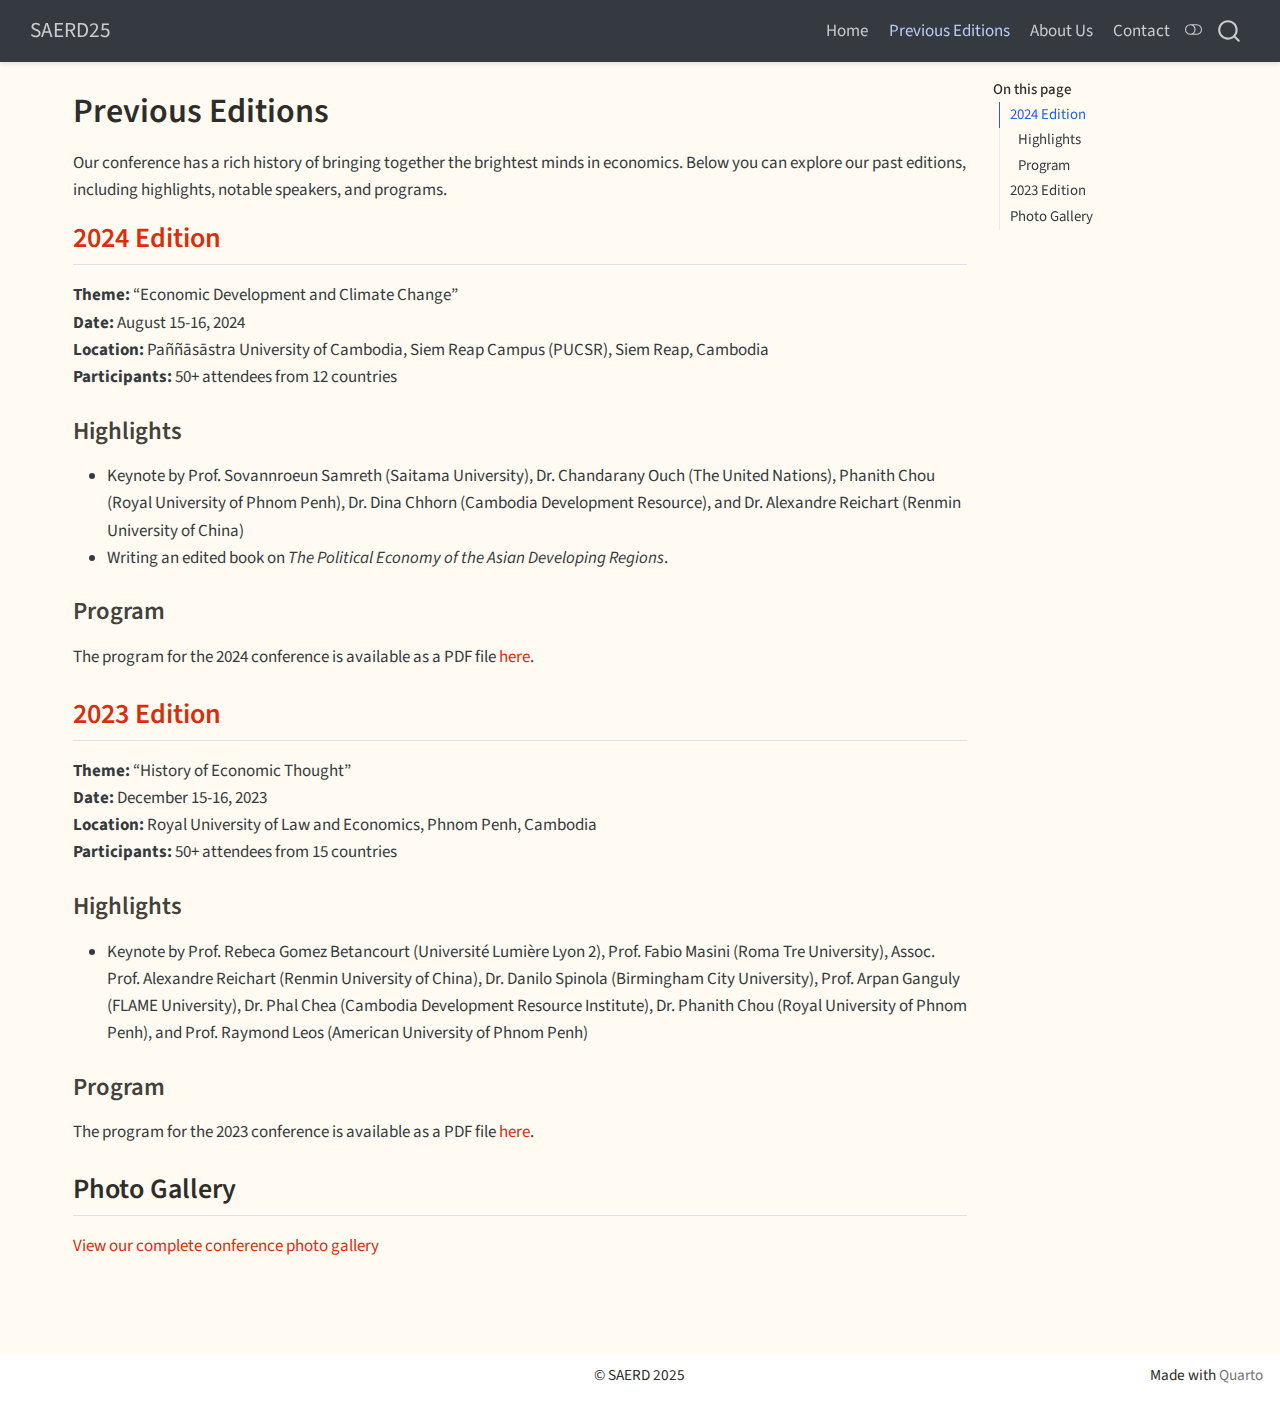
<file: docs/previous-editions.html>
<!DOCTYPE html>
<html xmlns="http://www.w3.org/1999/xhtml" lang="en" xml:lang="en"><head>

<meta charset="utf-8">
<meta name="generator" content="quarto-1.5.53">

<meta name="viewport" content="width=device-width, initial-scale=1.0, user-scalable=yes">


<title>Previous Editions – SAERD25</title>
<style>
code{white-space: pre-wrap;}
span.smallcaps{font-variant: small-caps;}
div.columns{display: flex; gap: min(4vw, 1.5em);}
div.column{flex: auto; overflow-x: auto;}
div.hanging-indent{margin-left: 1.5em; text-indent: -1.5em;}
ul.task-list{list-style: none;}
ul.task-list li input[type="checkbox"] {
  width: 0.8em;
  margin: 0 0.8em 0.2em -1em; /* quarto-specific, see https://github.com/quarto-dev/quarto-cli/issues/4556 */ 
  vertical-align: middle;
}
</style>


<script src="site_libs/quarto-nav/quarto-nav.js"></script>
<script src="site_libs/clipboard/clipboard.min.js"></script>
<script src="site_libs/quarto-search/autocomplete.umd.js"></script>
<script src="site_libs/quarto-search/fuse.min.js"></script>
<script src="site_libs/quarto-search/quarto-search.js"></script>
<meta name="quarto:offset" content="./">
<script src="site_libs/quarto-html/quarto.js"></script>
<script src="site_libs/quarto-html/popper.min.js"></script>
<script src="site_libs/quarto-html/tippy.umd.min.js"></script>
<script src="site_libs/quarto-html/anchor.min.js"></script>
<link href="site_libs/quarto-html/tippy.css" rel="stylesheet">
<link href="site_libs/quarto-html/quarto-syntax-highlighting.css" rel="stylesheet" class="quarto-color-scheme" id="quarto-text-highlighting-styles">
<link href="site_libs/quarto-html/quarto-syntax-highlighting-dark.css" rel="prefetch" class="quarto-color-scheme quarto-color-alternate" id="quarto-text-highlighting-styles">
<script src="site_libs/bootstrap/bootstrap.min.js"></script>
<link href="site_libs/bootstrap/bootstrap-icons.css" rel="stylesheet">
<link href="site_libs/bootstrap/bootstrap.min.css" rel="stylesheet" class="quarto-color-scheme" id="quarto-bootstrap" data-mode="light">
<link href="site_libs/bootstrap/bootstrap-dark.min.css" rel="prefetch" class="quarto-color-scheme quarto-color-alternate" id="quarto-bootstrap" data-mode="light">
<script id="quarto-search-options" type="application/json">{
  "location": "navbar",
  "copy-button": false,
  "collapse-after": 3,
  "panel-placement": "end",
  "type": "overlay",
  "limit": 50,
  "keyboard-shortcut": [
    "f",
    "/",
    "s"
  ],
  "show-item-context": false,
  "language": {
    "search-no-results-text": "No results",
    "search-matching-documents-text": "matching documents",
    "search-copy-link-title": "Copy link to search",
    "search-hide-matches-text": "Hide additional matches",
    "search-more-match-text": "more match in this document",
    "search-more-matches-text": "more matches in this document",
    "search-clear-button-title": "Clear",
    "search-text-placeholder": "",
    "search-detached-cancel-button-title": "Cancel",
    "search-submit-button-title": "Submit",
    "search-label": "Search"
  }
}</script>


</head>

<body class="nav-fixed">

<div id="quarto-search-results"></div>
  <header id="quarto-header" class="headroom fixed-top">
    <nav class="navbar navbar-expand-lg " data-bs-theme="dark">
      <div class="navbar-container container-fluid">
      <div class="navbar-brand-container mx-auto">
    <a class="navbar-brand" href="./index.html">
    <span class="navbar-title">SAERD25</span>
    </a>
  </div>
            <div id="quarto-search" class="" title="Search"></div>
          <button class="navbar-toggler" type="button" data-bs-toggle="collapse" data-bs-target="#navbarCollapse" aria-controls="navbarCollapse" role="menu" aria-expanded="false" aria-label="Toggle navigation" onclick="if (window.quartoToggleHeadroom) { window.quartoToggleHeadroom(); }">
  <span class="navbar-toggler-icon"></span>
</button>
          <div class="collapse navbar-collapse" id="navbarCollapse">
            <ul class="navbar-nav navbar-nav-scroll ms-auto">
  <li class="nav-item">
    <a class="nav-link" href="./index.html"> 
<span class="menu-text">Home</span></a>
  </li>  
  <li class="nav-item">
    <a class="nav-link active" href="./previous-editions.html" aria-current="page"> 
<span class="menu-text">Previous Editions</span></a>
  </li>  
  <li class="nav-item">
    <a class="nav-link" href="./about.html"> 
<span class="menu-text">About Us</span></a>
  </li>  
  <li class="nav-item">
    <a class="nav-link" href="./contact.html"> 
<span class="menu-text">Contact</span></a>
  </li>  
</ul>
          </div> <!-- /navcollapse -->
            <div class="quarto-navbar-tools">
  <a href="" class="quarto-color-scheme-toggle quarto-navigation-tool  px-1" onclick="window.quartoToggleColorScheme(); return false;" title="Toggle dark mode"><i class="bi"></i></a>
</div>
      </div> <!-- /container-fluid -->
    </nav>
</header>
<!-- content -->
<div id="quarto-content" class="quarto-container page-columns page-rows-contents page-layout-full page-navbar">
<!-- sidebar -->
<!-- margin-sidebar -->
    <div id="quarto-margin-sidebar" class="sidebar margin-sidebar">
        <nav id="TOC" role="doc-toc" class="toc-active">
    <h2 id="toc-title">On this page</h2>
   
  <ul>
  <li><a href="#edition" id="toc-edition" class="nav-link active" data-scroll-target="#edition">2024 Edition</a>
  <ul class="collapse">
  <li><a href="#highlights" id="toc-highlights" class="nav-link" data-scroll-target="#highlights">Highlights</a></li>
  <li><a href="#program" id="toc-program" class="nav-link" data-scroll-target="#program">Program</a></li>
  </ul></li>
  <li><a href="#edition-1" id="toc-edition-1" class="nav-link" data-scroll-target="#edition-1">2023 Edition</a>
  <ul class="collapse">
  <li><a href="#highlights-1" id="toc-highlights-1" class="nav-link" data-scroll-target="#highlights-1">Highlights</a></li>
  <li><a href="#program-1" id="toc-program-1" class="nav-link" data-scroll-target="#program-1">Program</a></li>
  </ul></li>
  <li><a href="#photo-gallery" id="toc-photo-gallery" class="nav-link" data-scroll-target="#photo-gallery">Photo Gallery</a></li>
  </ul>
</nav>
    </div>
<!-- main -->
<main class="content column-page-left" id="quarto-document-content">

<header id="title-block-header" class="quarto-title-block default">
<div class="quarto-title">
<h1 class="title">Previous Editions</h1>
</div>



<div class="quarto-title-meta column-page-left">

    
  
    
  </div>
  


</header>


<p>Our conference has a rich history of bringing together the brightest minds in economics. Below you can explore our past editions, including highlights, notable speakers, and programs.</p>
<section id="edition" class="level2">
<h2 class="anchored" data-anchor-id="edition"><a href="./2024-edition.html">2024 Edition</a></h2>
<p><strong>Theme:</strong> “Economic Development and Climate Change”<br>
<strong>Date:</strong> August 15-16, 2024<br>
<strong>Location:</strong> Paññāsāstra University of Cambodia, Siem Reap Campus (PUCSR), Siem Reap, Cambodia<br>
<strong>Participants:</strong> 50+ attendees from 12 countries</p>
<section id="highlights" class="level3">
<h3 class="anchored" data-anchor-id="highlights">Highlights</h3>
<ul>
<li>Keynote by Prof.&nbsp;Sovannroeun Samreth (Saitama University), Dr.&nbsp;Chandarany Ouch (The United Nations), Phanith Chou (Royal University of Phnom Penh), Dr.&nbsp;Dina Chhorn (Cambodia Development Resource), and Dr.&nbsp;Alexandre Reichart (Renmin University of China)</li>
<li>Writing an edited book on <em>The Political Economy of the Asian Developing Regions</em>.</li>
</ul>
</section>
<section id="program" class="level3">
<h3 class="anchored" data-anchor-id="program">Program</h3>
<p>The program for the 2024 conference is available as a PDF file <a href="files/saerd24_program.pdf">here</a>.</p>
</section>
</section>
<section id="edition-1" class="level2">
<h2 class="anchored" data-anchor-id="edition-1"><a href="./2023-edition.html">2023 Edition</a></h2>
<p><strong>Theme:</strong> “History of Economic Thought”<br>
<strong>Date:</strong> December 15-16, 2023<br>
<strong>Location:</strong> Royal University of Law and Economics, Phnom Penh, Cambodia<br>
<strong>Participants:</strong> 50+ attendees from 15 countries</p>
<section id="highlights-1" class="level3">
<h3 class="anchored" data-anchor-id="highlights-1">Highlights</h3>
<ul>
<li>Keynote by Prof.&nbsp;Rebeca Gomez Betancourt (Université Lumière Lyon 2), Prof.&nbsp;Fabio Masini (Roma Tre University), Assoc. Prof.&nbsp;Alexandre Reichart (Renmin University of China), Dr.&nbsp;Danilo Spinola (Birmingham City University), Prof.&nbsp;Arpan Ganguly (FLAME University), Dr.&nbsp;Phal Chea (Cambodia Development Resource Institute), Dr.&nbsp;Phanith Chou (Royal University of Phnom Penh), and Prof.&nbsp;Raymond Leos (American University of Phnom Penh)</li>
</ul>
</section>
<section id="program-1" class="level3">
<h3 class="anchored" data-anchor-id="program-1">Program</h3>
<p>The program for the 2023 conference is available as a PDF file <a href="files/agendaSAERD23.pdf">here</a>.</p>
</section>
</section>
<section id="photo-gallery" class="level2">
<h2 class="anchored" data-anchor-id="photo-gallery">Photo Gallery</h2>
<p><a href="./gallery.html">View our complete conference photo gallery</a></p>


</section>

</main> <!-- /main -->
<script id="quarto-html-after-body" type="application/javascript">
window.document.addEventListener("DOMContentLoaded", function (event) {
  const toggleBodyColorMode = (bsSheetEl) => {
    const mode = bsSheetEl.getAttribute("data-mode");
    const bodyEl = window.document.querySelector("body");
    if (mode === "dark") {
      bodyEl.classList.add("quarto-dark");
      bodyEl.classList.remove("quarto-light");
    } else {
      bodyEl.classList.add("quarto-light");
      bodyEl.classList.remove("quarto-dark");
    }
  }
  const toggleBodyColorPrimary = () => {
    const bsSheetEl = window.document.querySelector("link#quarto-bootstrap");
    if (bsSheetEl) {
      toggleBodyColorMode(bsSheetEl);
    }
  }
  toggleBodyColorPrimary();  
  const disableStylesheet = (stylesheets) => {
    for (let i=0; i < stylesheets.length; i++) {
      const stylesheet = stylesheets[i];
      stylesheet.rel = 'prefetch';
    }
  }
  const enableStylesheet = (stylesheets) => {
    for (let i=0; i < stylesheets.length; i++) {
      const stylesheet = stylesheets[i];
      stylesheet.rel = 'stylesheet';
    }
  }
  const manageTransitions = (selector, allowTransitions) => {
    const els = window.document.querySelectorAll(selector);
    for (let i=0; i < els.length; i++) {
      const el = els[i];
      if (allowTransitions) {
        el.classList.remove('notransition');
      } else {
        el.classList.add('notransition');
      }
    }
  }
  const toggleGiscusIfUsed = (isAlternate, darkModeDefault) => {
    const baseTheme = document.querySelector('#giscus-base-theme')?.value ?? 'light';
    const alternateTheme = document.querySelector('#giscus-alt-theme')?.value ?? 'dark';
    let newTheme = '';
    if(darkModeDefault) {
      newTheme = isAlternate ? baseTheme : alternateTheme;
    } else {
      newTheme = isAlternate ? alternateTheme : baseTheme;
    }
    const changeGiscusTheme = () => {
      // From: https://github.com/giscus/giscus/issues/336
      const sendMessage = (message) => {
        const iframe = document.querySelector('iframe.giscus-frame');
        if (!iframe) return;
        iframe.contentWindow.postMessage({ giscus: message }, 'https://giscus.app');
      }
      sendMessage({
        setConfig: {
          theme: newTheme
        }
      });
    }
    const isGiscussLoaded = window.document.querySelector('iframe.giscus-frame') !== null;
    if (isGiscussLoaded) {
      changeGiscusTheme();
    }
  }
  const toggleColorMode = (alternate) => {
    // Switch the stylesheets
    const alternateStylesheets = window.document.querySelectorAll('link.quarto-color-scheme.quarto-color-alternate');
    manageTransitions('#quarto-margin-sidebar .nav-link', false);
    if (alternate) {
      enableStylesheet(alternateStylesheets);
      for (const sheetNode of alternateStylesheets) {
        if (sheetNode.id === "quarto-bootstrap") {
          toggleBodyColorMode(sheetNode);
        }
      }
    } else {
      disableStylesheet(alternateStylesheets);
      toggleBodyColorPrimary();
    }
    manageTransitions('#quarto-margin-sidebar .nav-link', true);
    // Switch the toggles
    const toggles = window.document.querySelectorAll('.quarto-color-scheme-toggle');
    for (let i=0; i < toggles.length; i++) {
      const toggle = toggles[i];
      if (toggle) {
        if (alternate) {
          toggle.classList.add("alternate");     
        } else {
          toggle.classList.remove("alternate");
        }
      }
    }
    // Hack to workaround the fact that safari doesn't
    // properly recolor the scrollbar when toggling (#1455)
    if (navigator.userAgent.indexOf('Safari') > 0 && navigator.userAgent.indexOf('Chrome') == -1) {
      manageTransitions("body", false);
      window.scrollTo(0, 1);
      setTimeout(() => {
        window.scrollTo(0, 0);
        manageTransitions("body", true);
      }, 40);  
    }
  }
  const isFileUrl = () => { 
    return window.location.protocol === 'file:';
  }
  const hasAlternateSentinel = () => {  
    let styleSentinel = getColorSchemeSentinel();
    if (styleSentinel !== null) {
      return styleSentinel === "alternate";
    } else {
      return false;
    }
  }
  const setStyleSentinel = (alternate) => {
    const value = alternate ? "alternate" : "default";
    if (!isFileUrl()) {
      window.localStorage.setItem("quarto-color-scheme", value);
    } else {
      localAlternateSentinel = value;
    }
  }
  const getColorSchemeSentinel = () => {
    if (!isFileUrl()) {
      const storageValue = window.localStorage.getItem("quarto-color-scheme");
      return storageValue != null ? storageValue : localAlternateSentinel;
    } else {
      return localAlternateSentinel;
    }
  }
  const darkModeDefault = false;
  let localAlternateSentinel = darkModeDefault ? 'alternate' : 'default';
  // Dark / light mode switch
  window.quartoToggleColorScheme = () => {
    // Read the current dark / light value 
    let toAlternate = !hasAlternateSentinel();
    toggleColorMode(toAlternate);
    setStyleSentinel(toAlternate);
    toggleGiscusIfUsed(toAlternate, darkModeDefault);
  };
  // Ensure there is a toggle, if there isn't float one in the top right
  if (window.document.querySelector('.quarto-color-scheme-toggle') === null) {
    const a = window.document.createElement('a');
    a.classList.add('top-right');
    a.classList.add('quarto-color-scheme-toggle');
    a.href = "";
    a.onclick = function() { try { window.quartoToggleColorScheme(); } catch {} return false; };
    const i = window.document.createElement("i");
    i.classList.add('bi');
    a.appendChild(i);
    window.document.body.appendChild(a);
  }
  // Switch to dark mode if need be
  if (hasAlternateSentinel()) {
    toggleColorMode(true);
  } else {
    toggleColorMode(false);
  }
  const icon = "";
  const anchorJS = new window.AnchorJS();
  anchorJS.options = {
    placement: 'right',
    icon: icon
  };
  anchorJS.add('.anchored');
  const isCodeAnnotation = (el) => {
    for (const clz of el.classList) {
      if (clz.startsWith('code-annotation-')) {                     
        return true;
      }
    }
    return false;
  }
  const onCopySuccess = function(e) {
    // button target
    const button = e.trigger;
    // don't keep focus
    button.blur();
    // flash "checked"
    button.classList.add('code-copy-button-checked');
    var currentTitle = button.getAttribute("title");
    button.setAttribute("title", "Copied!");
    let tooltip;
    if (window.bootstrap) {
      button.setAttribute("data-bs-toggle", "tooltip");
      button.setAttribute("data-bs-placement", "left");
      button.setAttribute("data-bs-title", "Copied!");
      tooltip = new bootstrap.Tooltip(button, 
        { trigger: "manual", 
          customClass: "code-copy-button-tooltip",
          offset: [0, -8]});
      tooltip.show();    
    }
    setTimeout(function() {
      if (tooltip) {
        tooltip.hide();
        button.removeAttribute("data-bs-title");
        button.removeAttribute("data-bs-toggle");
        button.removeAttribute("data-bs-placement");
      }
      button.setAttribute("title", currentTitle);
      button.classList.remove('code-copy-button-checked');
    }, 1000);
    // clear code selection
    e.clearSelection();
  }
  const getTextToCopy = function(trigger) {
      const codeEl = trigger.previousElementSibling.cloneNode(true);
      for (const childEl of codeEl.children) {
        if (isCodeAnnotation(childEl)) {
          childEl.remove();
        }
      }
      return codeEl.innerText;
  }
  const clipboard = new window.ClipboardJS('.code-copy-button:not([data-in-quarto-modal])', {
    text: getTextToCopy
  });
  clipboard.on('success', onCopySuccess);
  if (window.document.getElementById('quarto-embedded-source-code-modal')) {
    // For code content inside modals, clipBoardJS needs to be initialized with a container option
    // TODO: Check when it could be a function (https://github.com/zenorocha/clipboard.js/issues/860)
    const clipboardModal = new window.ClipboardJS('.code-copy-button[data-in-quarto-modal]', {
      text: getTextToCopy,
      container: window.document.getElementById('quarto-embedded-source-code-modal')
    });
    clipboardModal.on('success', onCopySuccess);
  }
    var localhostRegex = new RegExp(/^(?:http|https):\/\/localhost\:?[0-9]*\//);
    var mailtoRegex = new RegExp(/^mailto:/);
      var filterRegex = new RegExp('/' + window.location.host + '/');
    var isInternal = (href) => {
        return filterRegex.test(href) || localhostRegex.test(href) || mailtoRegex.test(href);
    }
    // Inspect non-navigation links and adorn them if external
 	var links = window.document.querySelectorAll('a[href]:not(.nav-link):not(.navbar-brand):not(.toc-action):not(.sidebar-link):not(.sidebar-item-toggle):not(.pagination-link):not(.no-external):not([aria-hidden]):not(.dropdown-item):not(.quarto-navigation-tool):not(.about-link)');
    for (var i=0; i<links.length; i++) {
      const link = links[i];
      if (!isInternal(link.href)) {
        // undo the damage that might have been done by quarto-nav.js in the case of
        // links that we want to consider external
        if (link.dataset.originalHref !== undefined) {
          link.href = link.dataset.originalHref;
        }
      }
    }
  function tippyHover(el, contentFn, onTriggerFn, onUntriggerFn) {
    const config = {
      allowHTML: true,
      maxWidth: 500,
      delay: 100,
      arrow: false,
      appendTo: function(el) {
          return el.parentElement;
      },
      interactive: true,
      interactiveBorder: 10,
      theme: 'quarto',
      placement: 'bottom-start',
    };
    if (contentFn) {
      config.content = contentFn;
    }
    if (onTriggerFn) {
      config.onTrigger = onTriggerFn;
    }
    if (onUntriggerFn) {
      config.onUntrigger = onUntriggerFn;
    }
    window.tippy(el, config); 
  }
  const noterefs = window.document.querySelectorAll('a[role="doc-noteref"]');
  for (var i=0; i<noterefs.length; i++) {
    const ref = noterefs[i];
    tippyHover(ref, function() {
      // use id or data attribute instead here
      let href = ref.getAttribute('data-footnote-href') || ref.getAttribute('href');
      try { href = new URL(href).hash; } catch {}
      const id = href.replace(/^#\/?/, "");
      const note = window.document.getElementById(id);
      if (note) {
        return note.innerHTML;
      } else {
        return "";
      }
    });
  }
  const xrefs = window.document.querySelectorAll('a.quarto-xref');
  const processXRef = (id, note) => {
    // Strip column container classes
    const stripColumnClz = (el) => {
      el.classList.remove("page-full", "page-columns");
      if (el.children) {
        for (const child of el.children) {
          stripColumnClz(child);
        }
      }
    }
    stripColumnClz(note)
    if (id === null || id.startsWith('sec-')) {
      // Special case sections, only their first couple elements
      const container = document.createElement("div");
      if (note.children && note.children.length > 2) {
        container.appendChild(note.children[0].cloneNode(true));
        for (let i = 1; i < note.children.length; i++) {
          const child = note.children[i];
          if (child.tagName === "P" && child.innerText === "") {
            continue;
          } else {
            container.appendChild(child.cloneNode(true));
            break;
          }
        }
        if (window.Quarto?.typesetMath) {
          window.Quarto.typesetMath(container);
        }
        return container.innerHTML
      } else {
        if (window.Quarto?.typesetMath) {
          window.Quarto.typesetMath(note);
        }
        return note.innerHTML;
      }
    } else {
      // Remove any anchor links if they are present
      const anchorLink = note.querySelector('a.anchorjs-link');
      if (anchorLink) {
        anchorLink.remove();
      }
      if (window.Quarto?.typesetMath) {
        window.Quarto.typesetMath(note);
      }
      // TODO in 1.5, we should make sure this works without a callout special case
      if (note.classList.contains("callout")) {
        return note.outerHTML;
      } else {
        return note.innerHTML;
      }
    }
  }
  for (var i=0; i<xrefs.length; i++) {
    const xref = xrefs[i];
    tippyHover(xref, undefined, function(instance) {
      instance.disable();
      let url = xref.getAttribute('href');
      let hash = undefined; 
      if (url.startsWith('#')) {
        hash = url;
      } else {
        try { hash = new URL(url).hash; } catch {}
      }
      if (hash) {
        const id = hash.replace(/^#\/?/, "");
        const note = window.document.getElementById(id);
        if (note !== null) {
          try {
            const html = processXRef(id, note.cloneNode(true));
            instance.setContent(html);
          } finally {
            instance.enable();
            instance.show();
          }
        } else {
          // See if we can fetch this
          fetch(url.split('#')[0])
          .then(res => res.text())
          .then(html => {
            const parser = new DOMParser();
            const htmlDoc = parser.parseFromString(html, "text/html");
            const note = htmlDoc.getElementById(id);
            if (note !== null) {
              const html = processXRef(id, note);
              instance.setContent(html);
            } 
          }).finally(() => {
            instance.enable();
            instance.show();
          });
        }
      } else {
        // See if we can fetch a full url (with no hash to target)
        // This is a special case and we should probably do some content thinning / targeting
        fetch(url)
        .then(res => res.text())
        .then(html => {
          const parser = new DOMParser();
          const htmlDoc = parser.parseFromString(html, "text/html");
          const note = htmlDoc.querySelector('main.content');
          if (note !== null) {
            // This should only happen for chapter cross references
            // (since there is no id in the URL)
            // remove the first header
            if (note.children.length > 0 && note.children[0].tagName === "HEADER") {
              note.children[0].remove();
            }
            const html = processXRef(null, note);
            instance.setContent(html);
          } 
        }).finally(() => {
          instance.enable();
          instance.show();
        });
      }
    }, function(instance) {
    });
  }
      let selectedAnnoteEl;
      const selectorForAnnotation = ( cell, annotation) => {
        let cellAttr = 'data-code-cell="' + cell + '"';
        let lineAttr = 'data-code-annotation="' +  annotation + '"';
        const selector = 'span[' + cellAttr + '][' + lineAttr + ']';
        return selector;
      }
      const selectCodeLines = (annoteEl) => {
        const doc = window.document;
        const targetCell = annoteEl.getAttribute("data-target-cell");
        const targetAnnotation = annoteEl.getAttribute("data-target-annotation");
        const annoteSpan = window.document.querySelector(selectorForAnnotation(targetCell, targetAnnotation));
        const lines = annoteSpan.getAttribute("data-code-lines").split(",");
        const lineIds = lines.map((line) => {
          return targetCell + "-" + line;
        })
        let top = null;
        let height = null;
        let parent = null;
        if (lineIds.length > 0) {
            //compute the position of the single el (top and bottom and make a div)
            const el = window.document.getElementById(lineIds[0]);
            top = el.offsetTop;
            height = el.offsetHeight;
            parent = el.parentElement.parentElement;
          if (lineIds.length > 1) {
            const lastEl = window.document.getElementById(lineIds[lineIds.length - 1]);
            const bottom = lastEl.offsetTop + lastEl.offsetHeight;
            height = bottom - top;
          }
          if (top !== null && height !== null && parent !== null) {
            // cook up a div (if necessary) and position it 
            let div = window.document.getElementById("code-annotation-line-highlight");
            if (div === null) {
              div = window.document.createElement("div");
              div.setAttribute("id", "code-annotation-line-highlight");
              div.style.position = 'absolute';
              parent.appendChild(div);
            }
            div.style.top = top - 2 + "px";
            div.style.height = height + 4 + "px";
            div.style.left = 0;
            let gutterDiv = window.document.getElementById("code-annotation-line-highlight-gutter");
            if (gutterDiv === null) {
              gutterDiv = window.document.createElement("div");
              gutterDiv.setAttribute("id", "code-annotation-line-highlight-gutter");
              gutterDiv.style.position = 'absolute';
              const codeCell = window.document.getElementById(targetCell);
              const gutter = codeCell.querySelector('.code-annotation-gutter');
              gutter.appendChild(gutterDiv);
            }
            gutterDiv.style.top = top - 2 + "px";
            gutterDiv.style.height = height + 4 + "px";
          }
          selectedAnnoteEl = annoteEl;
        }
      };
      const unselectCodeLines = () => {
        const elementsIds = ["code-annotation-line-highlight", "code-annotation-line-highlight-gutter"];
        elementsIds.forEach((elId) => {
          const div = window.document.getElementById(elId);
          if (div) {
            div.remove();
          }
        });
        selectedAnnoteEl = undefined;
      };
        // Handle positioning of the toggle
    window.addEventListener(
      "resize",
      throttle(() => {
        elRect = undefined;
        if (selectedAnnoteEl) {
          selectCodeLines(selectedAnnoteEl);
        }
      }, 10)
    );
    function throttle(fn, ms) {
    let throttle = false;
    let timer;
      return (...args) => {
        if(!throttle) { // first call gets through
            fn.apply(this, args);
            throttle = true;
        } else { // all the others get throttled
            if(timer) clearTimeout(timer); // cancel #2
            timer = setTimeout(() => {
              fn.apply(this, args);
              timer = throttle = false;
            }, ms);
        }
      };
    }
      // Attach click handler to the DT
      const annoteDls = window.document.querySelectorAll('dt[data-target-cell]');
      for (const annoteDlNode of annoteDls) {
        annoteDlNode.addEventListener('click', (event) => {
          const clickedEl = event.target;
          if (clickedEl !== selectedAnnoteEl) {
            unselectCodeLines();
            const activeEl = window.document.querySelector('dt[data-target-cell].code-annotation-active');
            if (activeEl) {
              activeEl.classList.remove('code-annotation-active');
            }
            selectCodeLines(clickedEl);
            clickedEl.classList.add('code-annotation-active');
          } else {
            // Unselect the line
            unselectCodeLines();
            clickedEl.classList.remove('code-annotation-active');
          }
        });
      }
  const findCites = (el) => {
    const parentEl = el.parentElement;
    if (parentEl) {
      const cites = parentEl.dataset.cites;
      if (cites) {
        return {
          el,
          cites: cites.split(' ')
        };
      } else {
        return findCites(el.parentElement)
      }
    } else {
      return undefined;
    }
  };
  var bibliorefs = window.document.querySelectorAll('a[role="doc-biblioref"]');
  for (var i=0; i<bibliorefs.length; i++) {
    const ref = bibliorefs[i];
    const citeInfo = findCites(ref);
    if (citeInfo) {
      tippyHover(citeInfo.el, function() {
        var popup = window.document.createElement('div');
        citeInfo.cites.forEach(function(cite) {
          var citeDiv = window.document.createElement('div');
          citeDiv.classList.add('hanging-indent');
          citeDiv.classList.add('csl-entry');
          var biblioDiv = window.document.getElementById('ref-' + cite);
          if (biblioDiv) {
            citeDiv.innerHTML = biblioDiv.innerHTML;
          }
          popup.appendChild(citeDiv);
        });
        return popup.innerHTML;
      });
    }
  }
});
</script>
</div> <!-- /content -->
<footer class="footer">
  <div class="nav-footer">
    <div class="nav-footer-left">
      &nbsp;
    </div>   
    <div class="nav-footer-center">
<p><span class="footer-text">© SAERD 2025</span></p>
</div>
    <div class="nav-footer-right">
<p><span class="footer-text">Made with <a href="https://quarto.org">Quarto</a></span></p>
</div>
  </div>
</footer>




</body></html>
</file>
<file: docs/site_libs/quarto-html/tippy.css>
.tippy-box[data-animation=fade][data-state=hidden]{opacity:0}[data-tippy-root]{max-width:calc(100vw - 10px)}.tippy-box{position:relative;background-color:#333;color:#fff;border-radius:4px;font-size:14px;line-height:1.4;white-space:normal;outline:0;transition-property:transform,visibility,opacity}.tippy-box[data-placement^=top]>.tippy-arrow{bottom:0}.tippy-box[data-placement^=top]>.tippy-arrow:before{bottom:-7px;left:0;border-width:8px 8px 0;border-top-color:initial;transform-origin:center top}.tippy-box[data-placement^=bottom]>.tippy-arrow{top:0}.tippy-box[data-placement^=bottom]>.tippy-arrow:before{top:-7px;left:0;border-width:0 8px 8px;border-bottom-color:initial;transform-origin:center bottom}.tippy-box[data-placement^=left]>.tippy-arrow{right:0}.tippy-box[data-placement^=left]>.tippy-arrow:before{border-width:8px 0 8px 8px;border-left-color:initial;right:-7px;transform-origin:center left}.tippy-box[data-placement^=right]>.tippy-arrow{left:0}.tippy-box[data-placement^=right]>.tippy-arrow:before{left:-7px;border-width:8px 8px 8px 0;border-right-color:initial;transform-origin:center right}.tippy-box[data-inertia][data-state=visible]{transition-timing-function:cubic-bezier(.54,1.5,.38,1.11)}.tippy-arrow{width:16px;height:16px;color:#333}.tippy-arrow:before{content:"";position:absolute;border-color:transparent;border-style:solid}.tippy-content{position:relative;padding:5px 9px;z-index:1}
</file>
<file: docs/site_libs/quarto-html/quarto-syntax-highlighting.css>
/* quarto syntax highlight colors */
:root {
  --quarto-hl-ot-color: #003B4F;
  --quarto-hl-at-color: #657422;
  --quarto-hl-ss-color: #20794D;
  --quarto-hl-an-color: #5E5E5E;
  --quarto-hl-fu-color: #4758AB;
  --quarto-hl-st-color: #20794D;
  --quarto-hl-cf-color: #003B4F;
  --quarto-hl-op-color: #5E5E5E;
  --quarto-hl-er-color: #AD0000;
  --quarto-hl-bn-color: #AD0000;
  --quarto-hl-al-color: #AD0000;
  --quarto-hl-va-color: #111111;
  --quarto-hl-bu-color: inherit;
  --quarto-hl-ex-color: inherit;
  --quarto-hl-pp-color: #AD0000;
  --quarto-hl-in-color: #5E5E5E;
  --quarto-hl-vs-color: #20794D;
  --quarto-hl-wa-color: #5E5E5E;
  --quarto-hl-do-color: #5E5E5E;
  --quarto-hl-im-color: #00769E;
  --quarto-hl-ch-color: #20794D;
  --quarto-hl-dt-color: #AD0000;
  --quarto-hl-fl-color: #AD0000;
  --quarto-hl-co-color: #5E5E5E;
  --quarto-hl-cv-color: #5E5E5E;
  --quarto-hl-cn-color: #8f5902;
  --quarto-hl-sc-color: #5E5E5E;
  --quarto-hl-dv-color: #AD0000;
  --quarto-hl-kw-color: #003B4F;
}

/* other quarto variables */
:root {
  --quarto-font-monospace: SFMono-Regular, Menlo, Monaco, Consolas, "Liberation Mono", "Courier New", monospace;
}

pre > code.sourceCode > span {
  color: #003B4F;
}

code span {
  color: #003B4F;
}

code.sourceCode > span {
  color: #003B4F;
}

div.sourceCode,
div.sourceCode pre.sourceCode {
  color: #003B4F;
}

code span.ot {
  color: #003B4F;
  font-style: inherit;
}

code span.at {
  color: #657422;
  font-style: inherit;
}

code span.ss {
  color: #20794D;
  font-style: inherit;
}

code span.an {
  color: #5E5E5E;
  font-style: inherit;
}

code span.fu {
  color: #4758AB;
  font-style: inherit;
}

code span.st {
  color: #20794D;
  font-style: inherit;
}

code span.cf {
  color: #003B4F;
  font-weight: bold;
  font-style: inherit;
}

code span.op {
  color: #5E5E5E;
  font-style: inherit;
}

code span.er {
  color: #AD0000;
  font-style: inherit;
}

code span.bn {
  color: #AD0000;
  font-style: inherit;
}

code span.al {
  color: #AD0000;
  font-style: inherit;
}

code span.va {
  color: #111111;
  font-style: inherit;
}

code span.bu {
  font-style: inherit;
}

code span.ex {
  font-style: inherit;
}

code span.pp {
  color: #AD0000;
  font-style: inherit;
}

code span.in {
  color: #5E5E5E;
  font-style: inherit;
}

code span.vs {
  color: #20794D;
  font-style: inherit;
}

code span.wa {
  color: #5E5E5E;
  font-style: italic;
}

code span.do {
  color: #5E5E5E;
  font-style: italic;
}

code span.im {
  color: #00769E;
  font-style: inherit;
}

code span.ch {
  color: #20794D;
  font-style: inherit;
}

code span.dt {
  color: #AD0000;
  font-style: inherit;
}

code span.fl {
  color: #AD0000;
  font-style: inherit;
}

code span.co {
  color: #5E5E5E;
  font-style: inherit;
}

code span.cv {
  color: #5E5E5E;
  font-style: italic;
}

code span.cn {
  color: #8f5902;
  font-style: inherit;
}

code span.sc {
  color: #5E5E5E;
  font-style: inherit;
}

code span.dv {
  color: #AD0000;
  font-style: inherit;
}

code span.kw {
  color: #003B4F;
  font-weight: bold;
  font-style: inherit;
}

.prevent-inlining {
  content: "</";
}

/*# sourceMappingURL=debc5d5d77c3f9108843748ff7464032.css.map */
</file>
<file: docs/site_libs/quarto-html/quarto-syntax-highlighting-dark.css>
/* quarto syntax highlight colors */
:root {
  --quarto-hl-al-color: #f07178;
  --quarto-hl-an-color: #d4d0ab;
  --quarto-hl-at-color: #00e0e0;
  --quarto-hl-bn-color: #d4d0ab;
  --quarto-hl-bu-color: #abe338;
  --quarto-hl-ch-color: #abe338;
  --quarto-hl-co-color: #f8f8f2;
  --quarto-hl-cv-color: #ffd700;
  --quarto-hl-cn-color: #ffd700;
  --quarto-hl-cf-color: #ffa07a;
  --quarto-hl-dt-color: #ffa07a;
  --quarto-hl-dv-color: #d4d0ab;
  --quarto-hl-do-color: #f8f8f2;
  --quarto-hl-er-color: #f07178;
  --quarto-hl-ex-color: #00e0e0;
  --quarto-hl-fl-color: #d4d0ab;
  --quarto-hl-fu-color: #ffa07a;
  --quarto-hl-im-color: #abe338;
  --quarto-hl-in-color: #d4d0ab;
  --quarto-hl-kw-color: #ffa07a;
  --quarto-hl-op-color: #ffa07a;
  --quarto-hl-ot-color: #00e0e0;
  --quarto-hl-pp-color: #dcc6e0;
  --quarto-hl-re-color: #00e0e0;
  --quarto-hl-sc-color: #abe338;
  --quarto-hl-ss-color: #abe338;
  --quarto-hl-st-color: #abe338;
  --quarto-hl-va-color: #00e0e0;
  --quarto-hl-vs-color: #abe338;
  --quarto-hl-wa-color: #dcc6e0;
}

/* other quarto variables */
:root {
  --quarto-font-monospace: SFMono-Regular, Menlo, Monaco, Consolas, "Liberation Mono", "Courier New", monospace;
}

code span.al {
  background-color: #2a0f15;
  font-weight: bold;
  color: #f07178;
}

code span.an {
  color: #d4d0ab;
}

code span.at {
  color: #00e0e0;
}

code span.bn {
  color: #d4d0ab;
}

code span.bu {
  color: #abe338;
}

code span.ch {
  color: #abe338;
}

code span.co {
  font-style: italic;
  color: #f8f8f2;
}

code span.cv {
  color: #ffd700;
}

code span.cn {
  color: #ffd700;
}

code span.cf {
  font-weight: bold;
  color: #ffa07a;
}

code span.dt {
  color: #ffa07a;
}

code span.dv {
  color: #d4d0ab;
}

code span.do {
  color: #f8f8f2;
}

code span.er {
  color: #f07178;
  text-decoration: underline;
}

code span.ex {
  font-weight: bold;
  color: #00e0e0;
}

code span.fl {
  color: #d4d0ab;
}

code span.fu {
  color: #ffa07a;
}

code span.im {
  color: #abe338;
}

code span.in {
  color: #d4d0ab;
}

code span.kw {
  font-weight: bold;
  color: #ffa07a;
}

pre > code.sourceCode > span {
  color: #f8f8f2;
}

code span {
  color: #f8f8f2;
}

code.sourceCode > span {
  color: #f8f8f2;
}

div.sourceCode,
div.sourceCode pre.sourceCode {
  color: #f8f8f2;
}

code span.op {
  color: #ffa07a;
}

code span.ot {
  color: #00e0e0;
}

code span.pp {
  color: #dcc6e0;
}

code span.re {
  background-color: #f8f8f2;
  color: #00e0e0;
}

code span.sc {
  color: #abe338;
}

code span.ss {
  color: #abe338;
}

code span.st {
  color: #abe338;
}

code span.va {
  color: #00e0e0;
}

code span.vs {
  color: #abe338;
}

code span.wa {
  color: #dcc6e0;
}

.prevent-inlining {
  content: "</";
}

/*# sourceMappingURL=935a306eefa94366c21e1a970dddb765.css.map */
</file>
